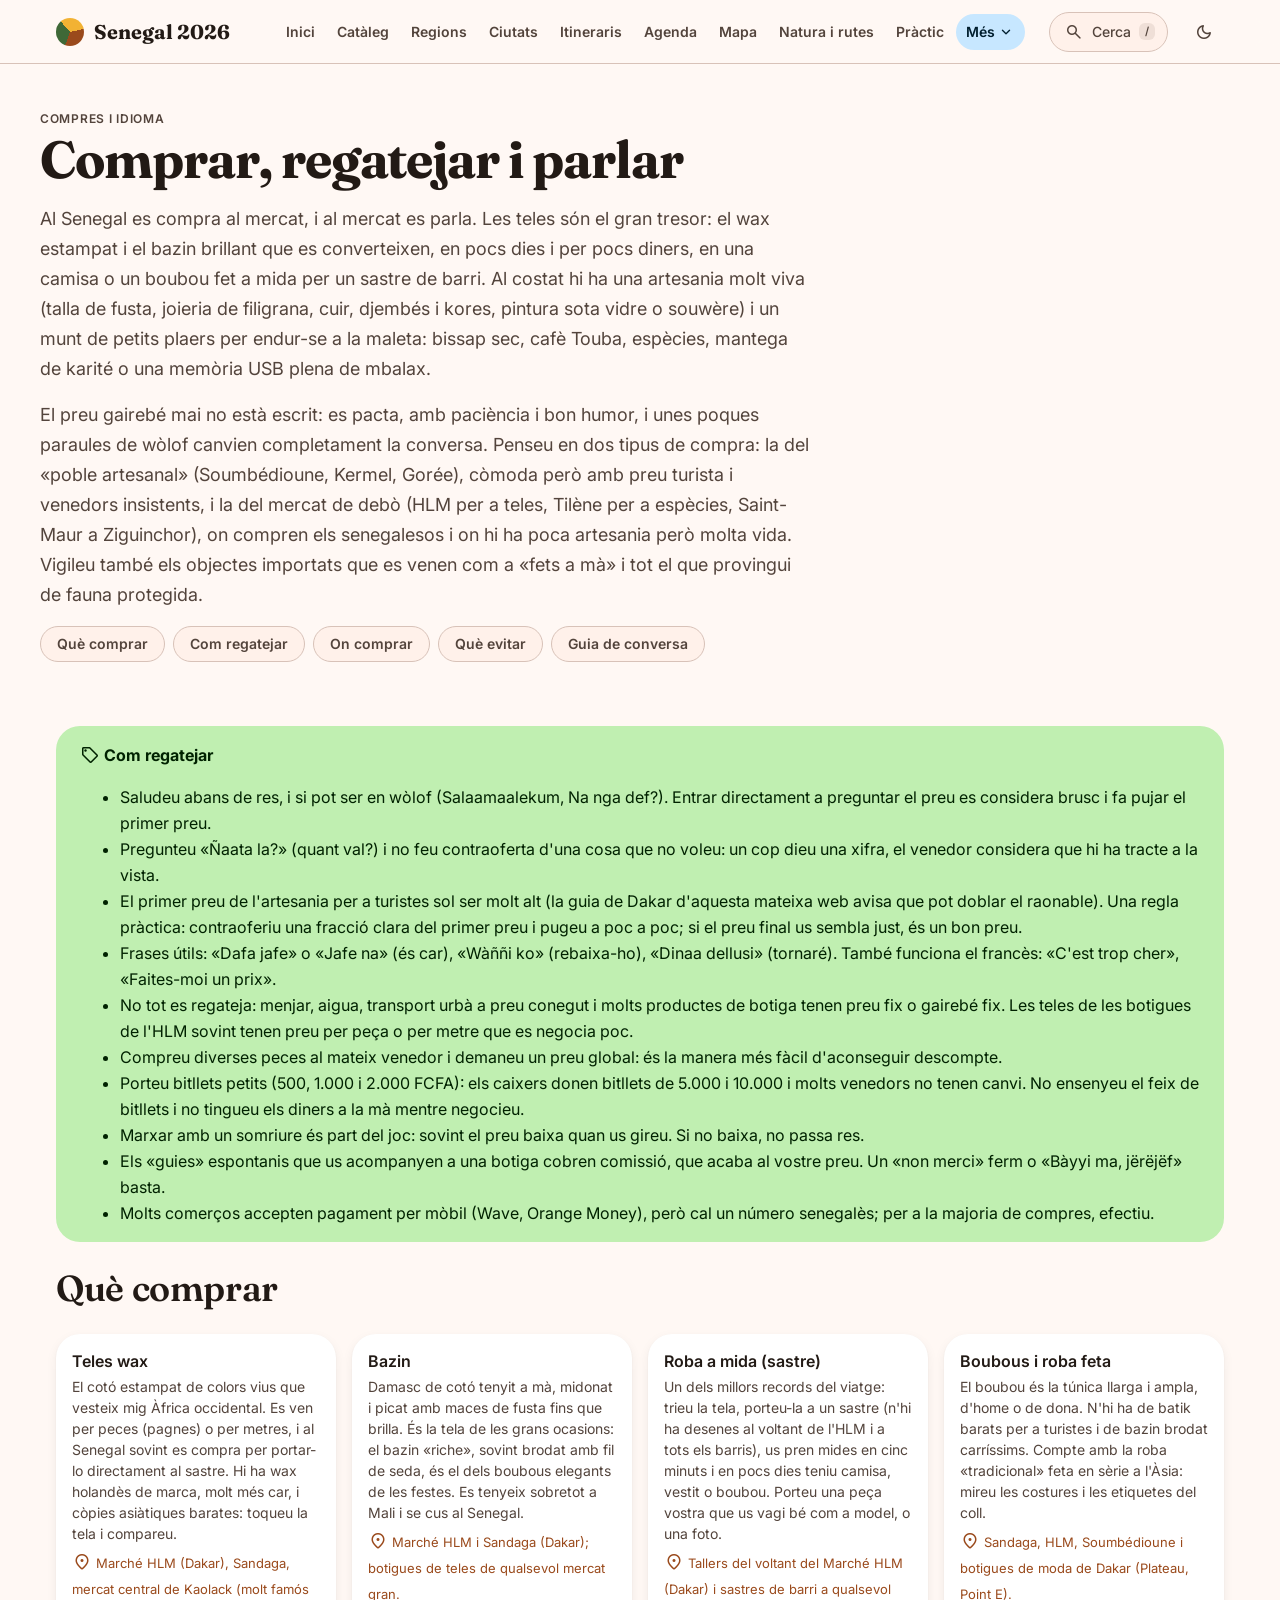
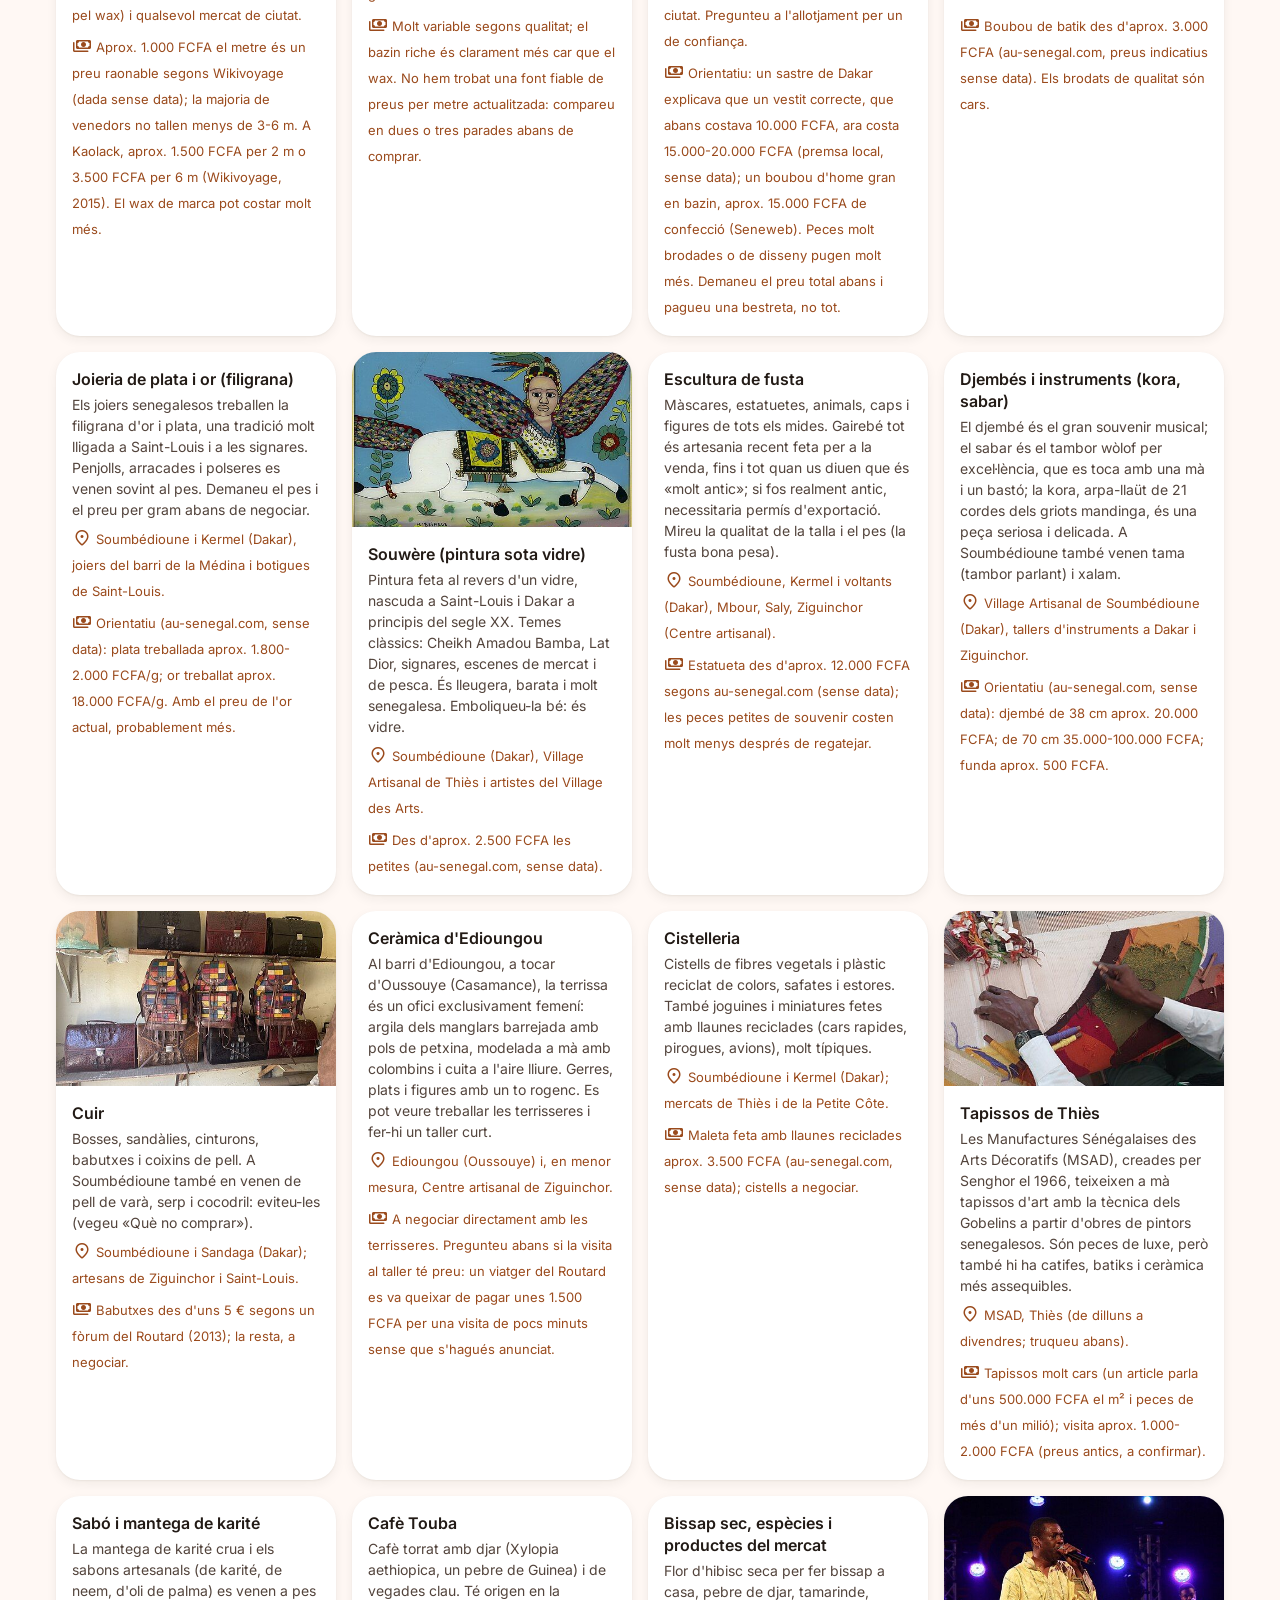
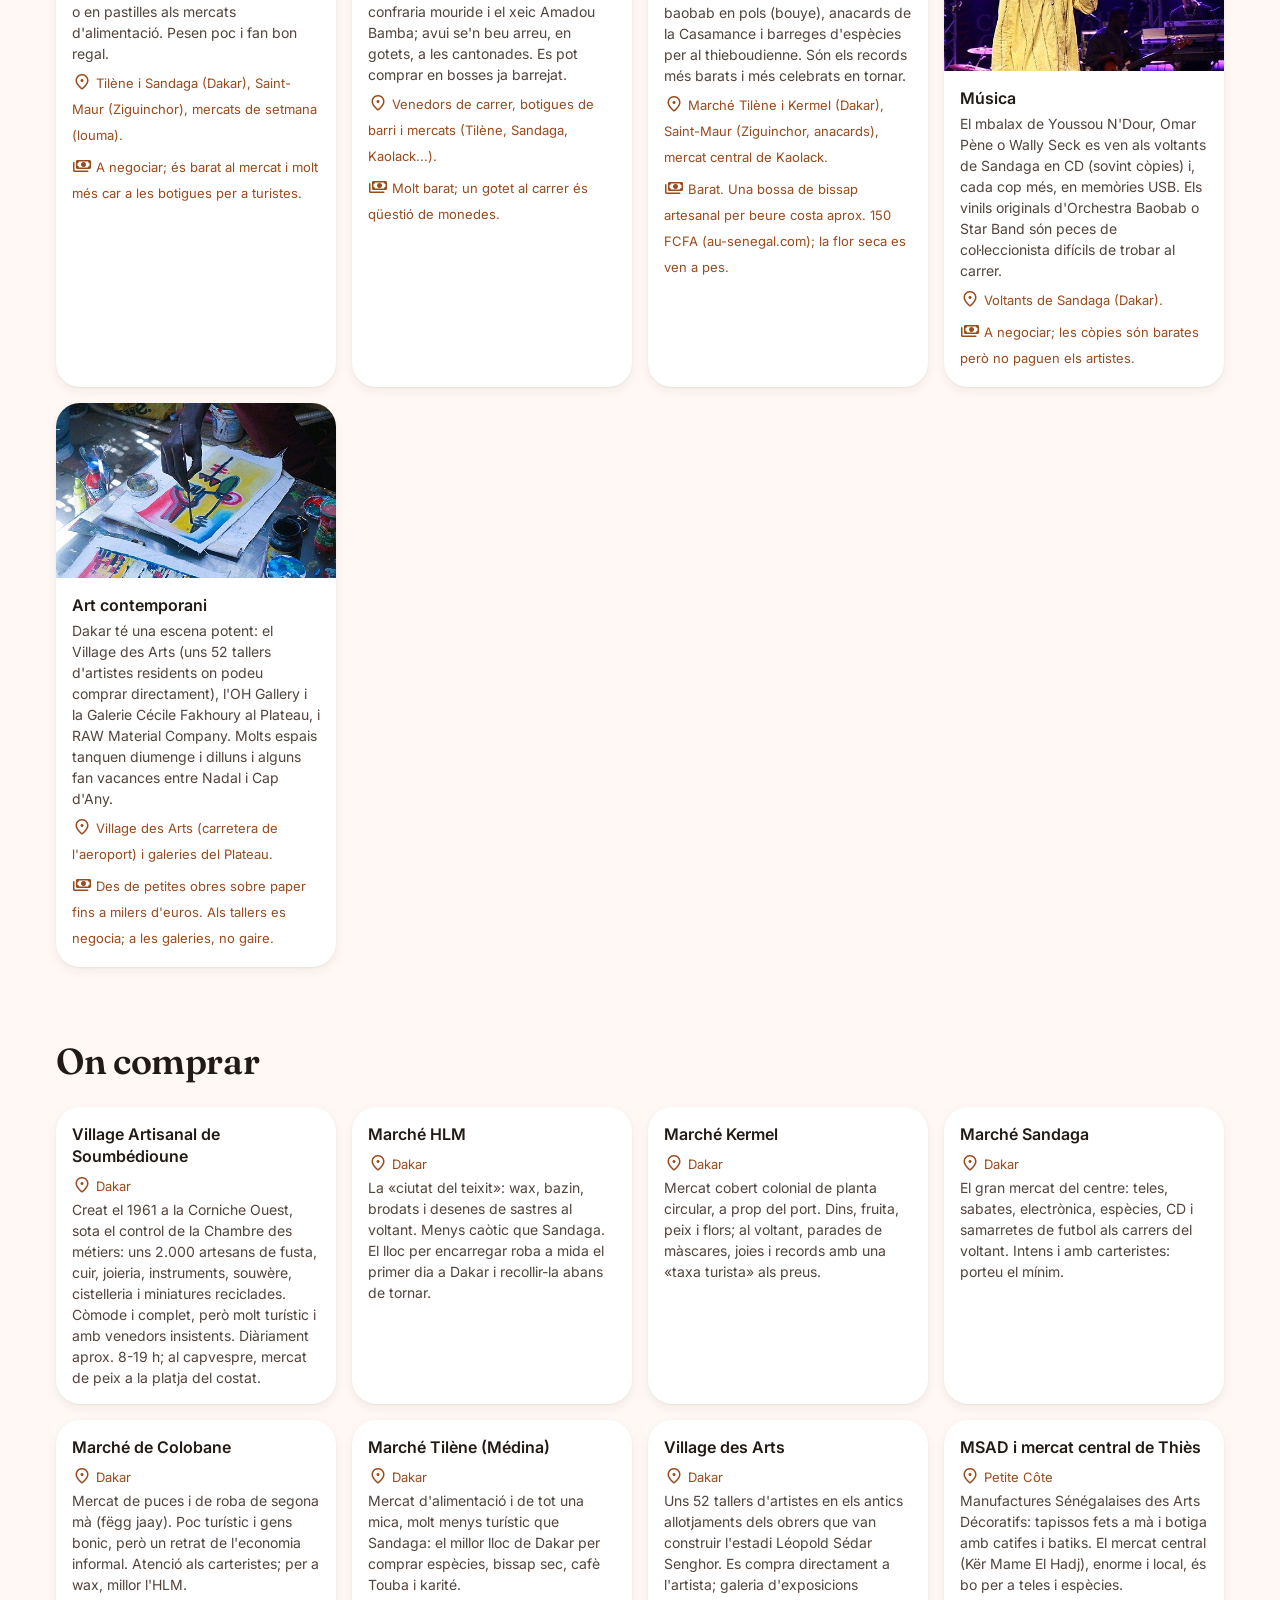
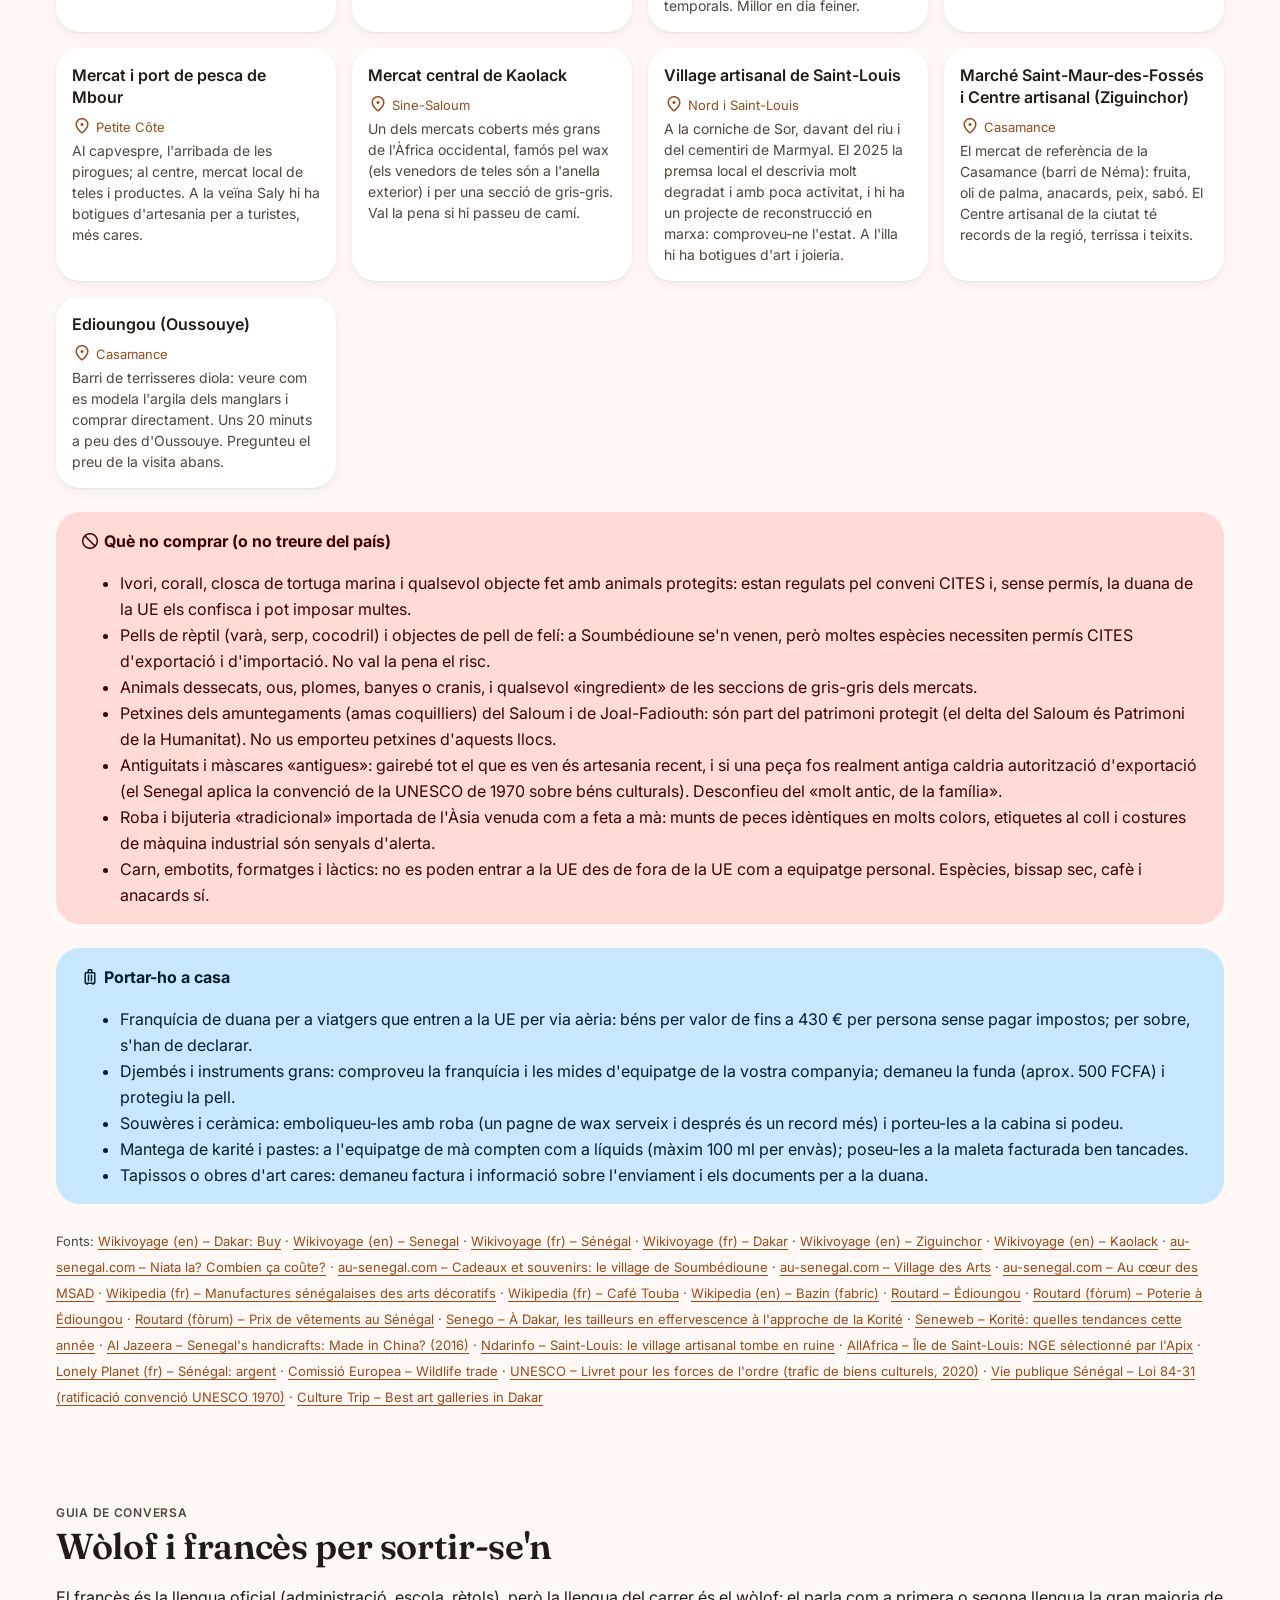
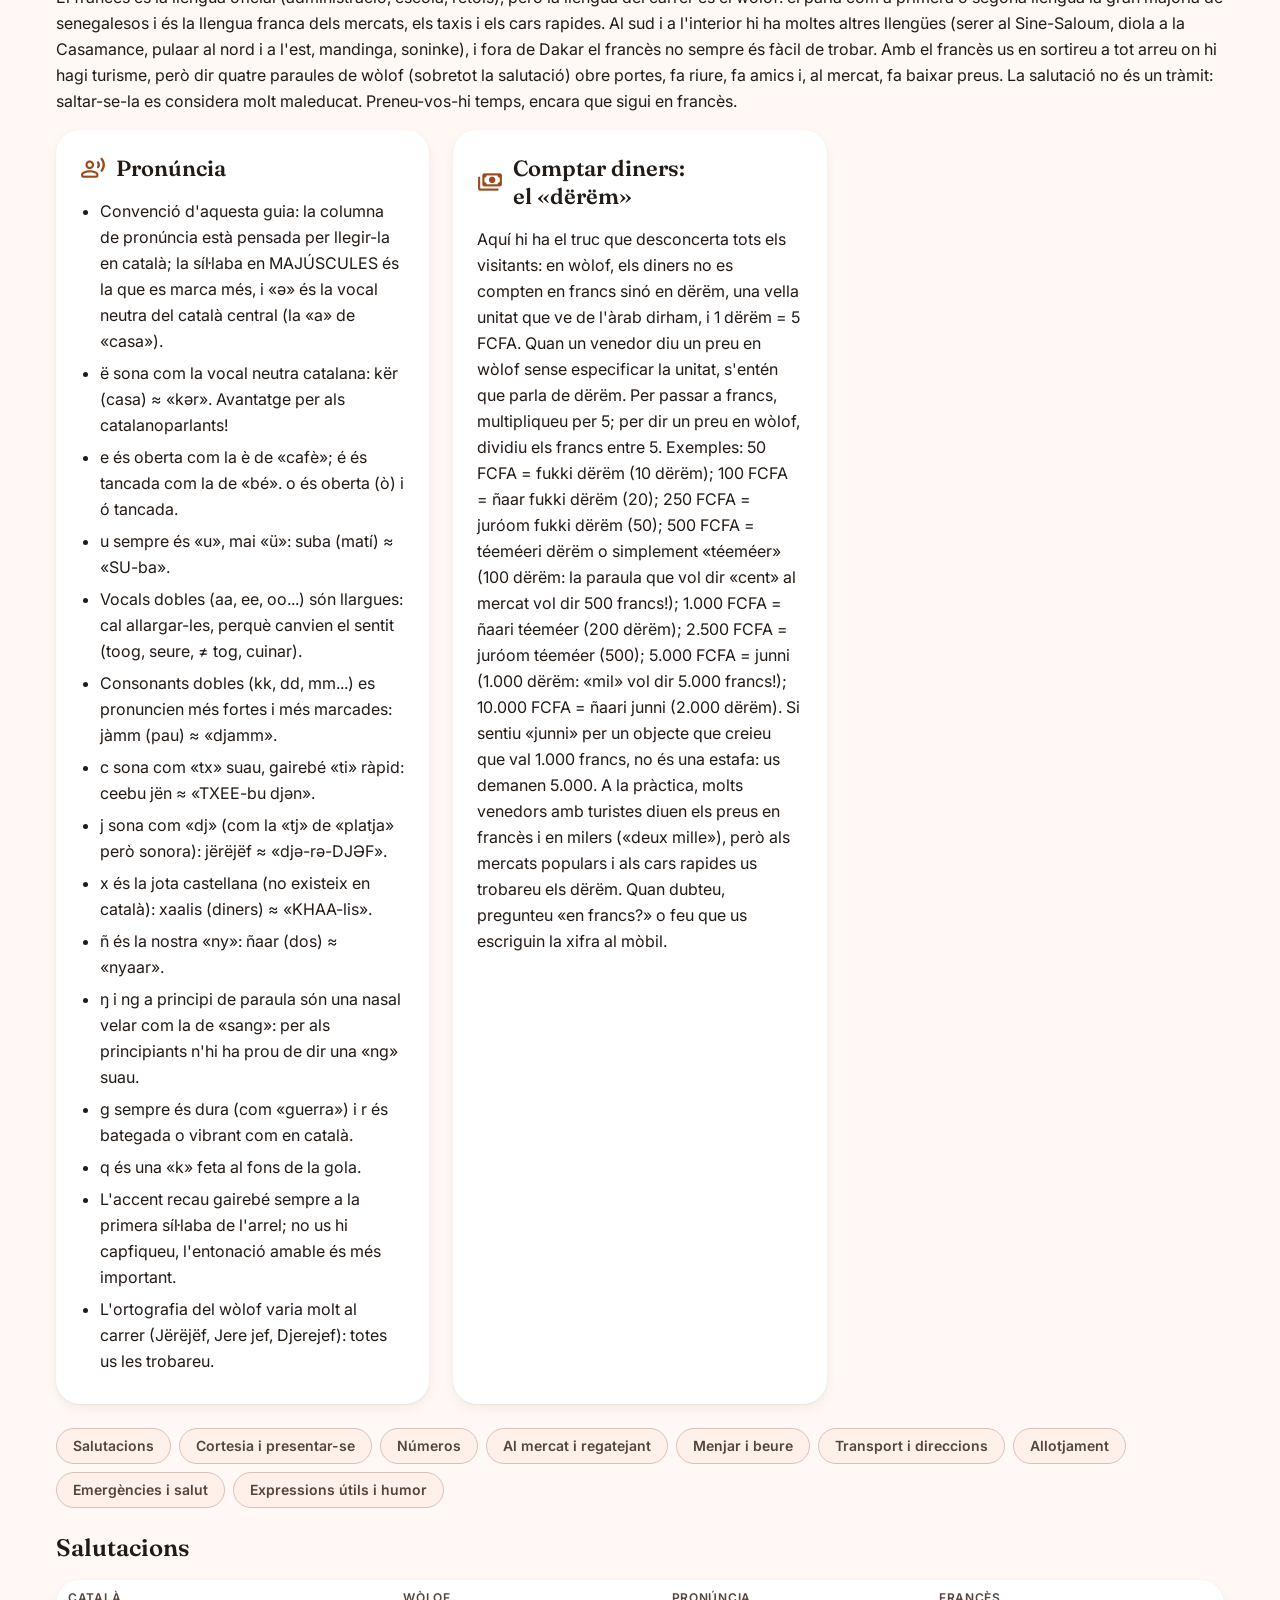
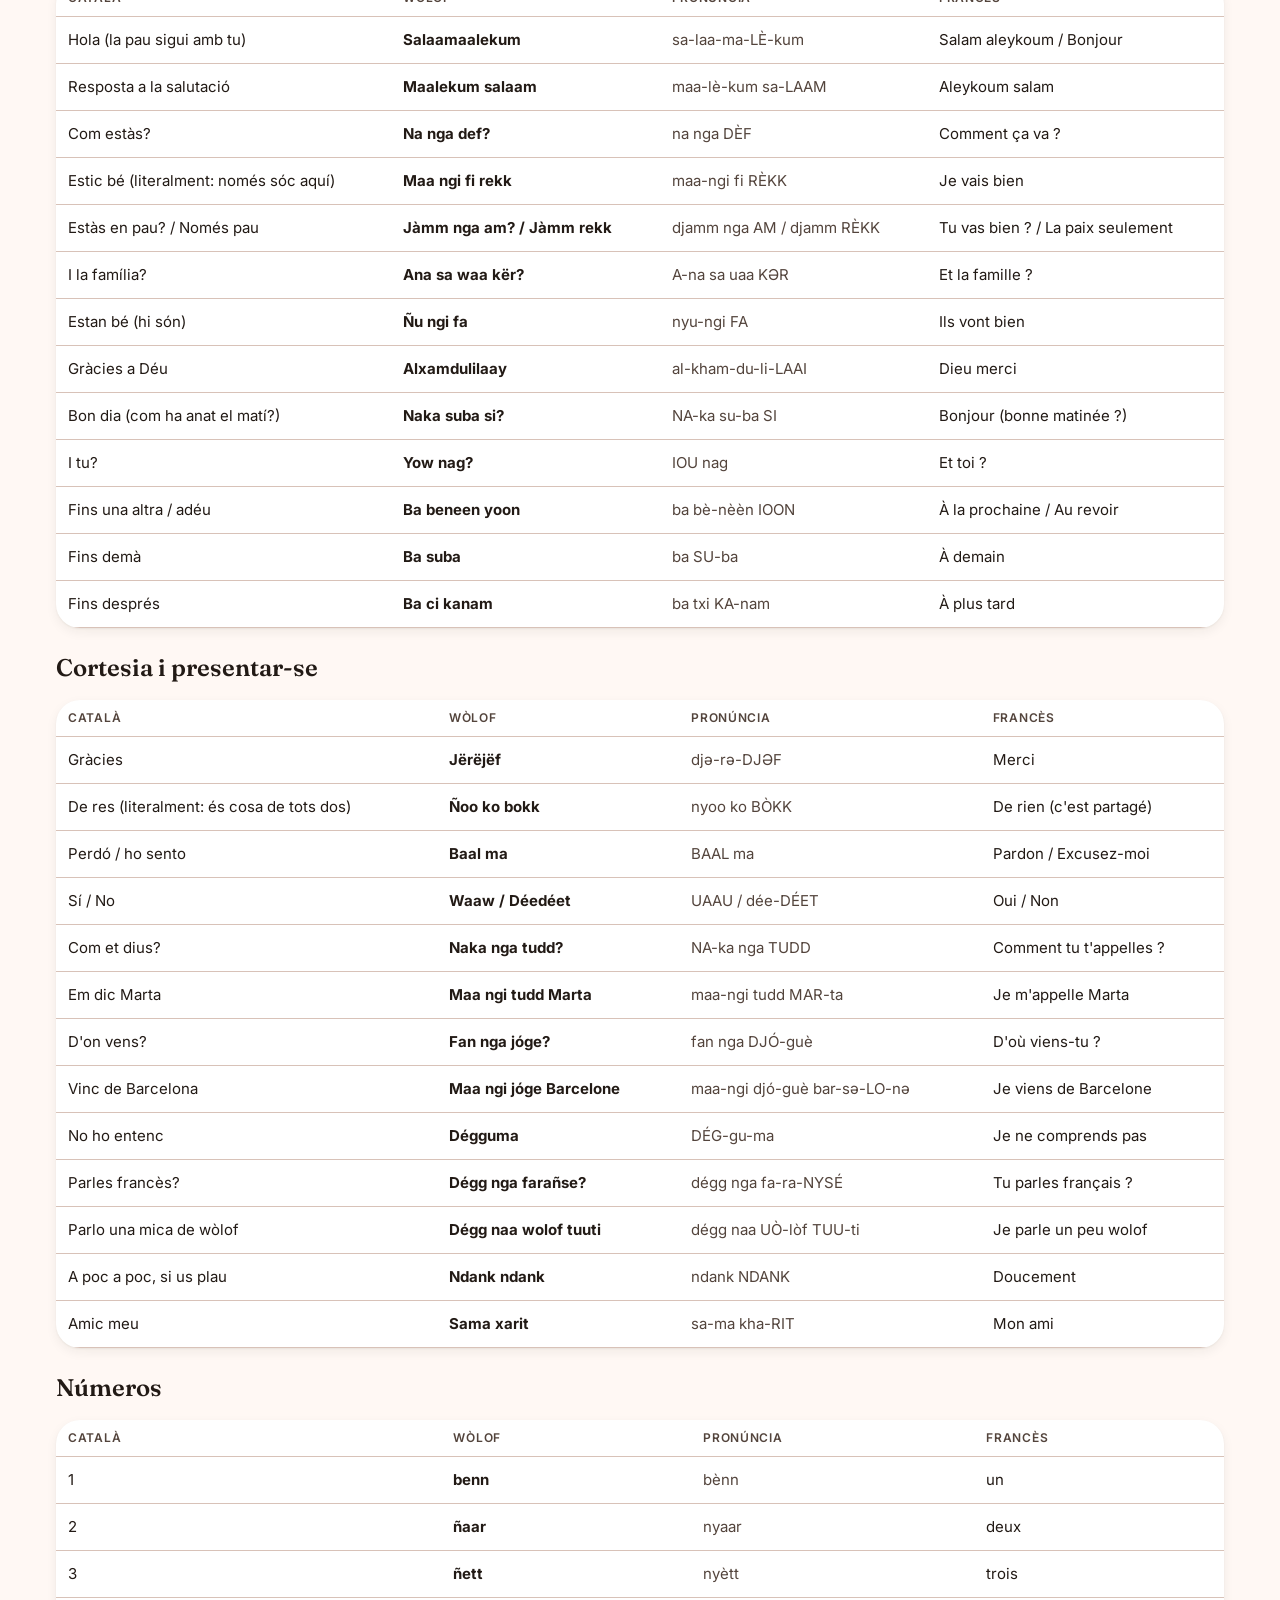
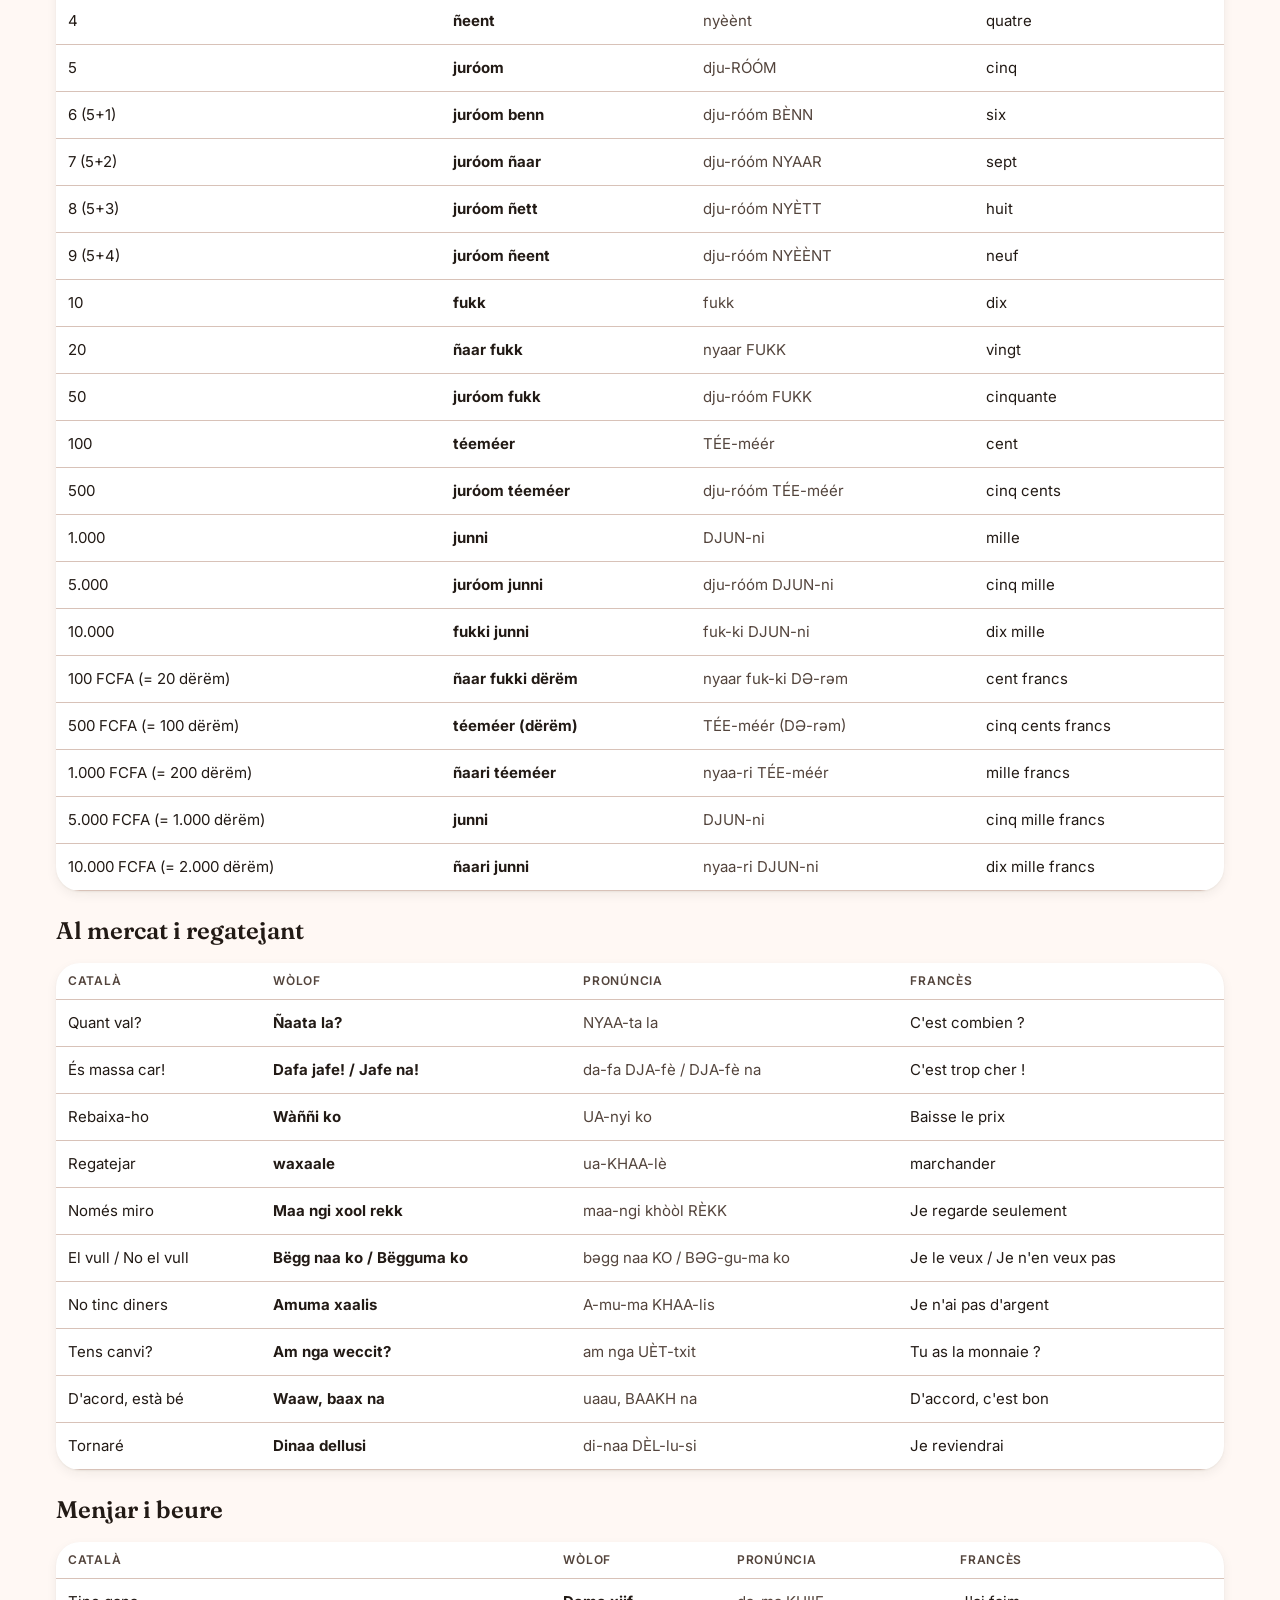
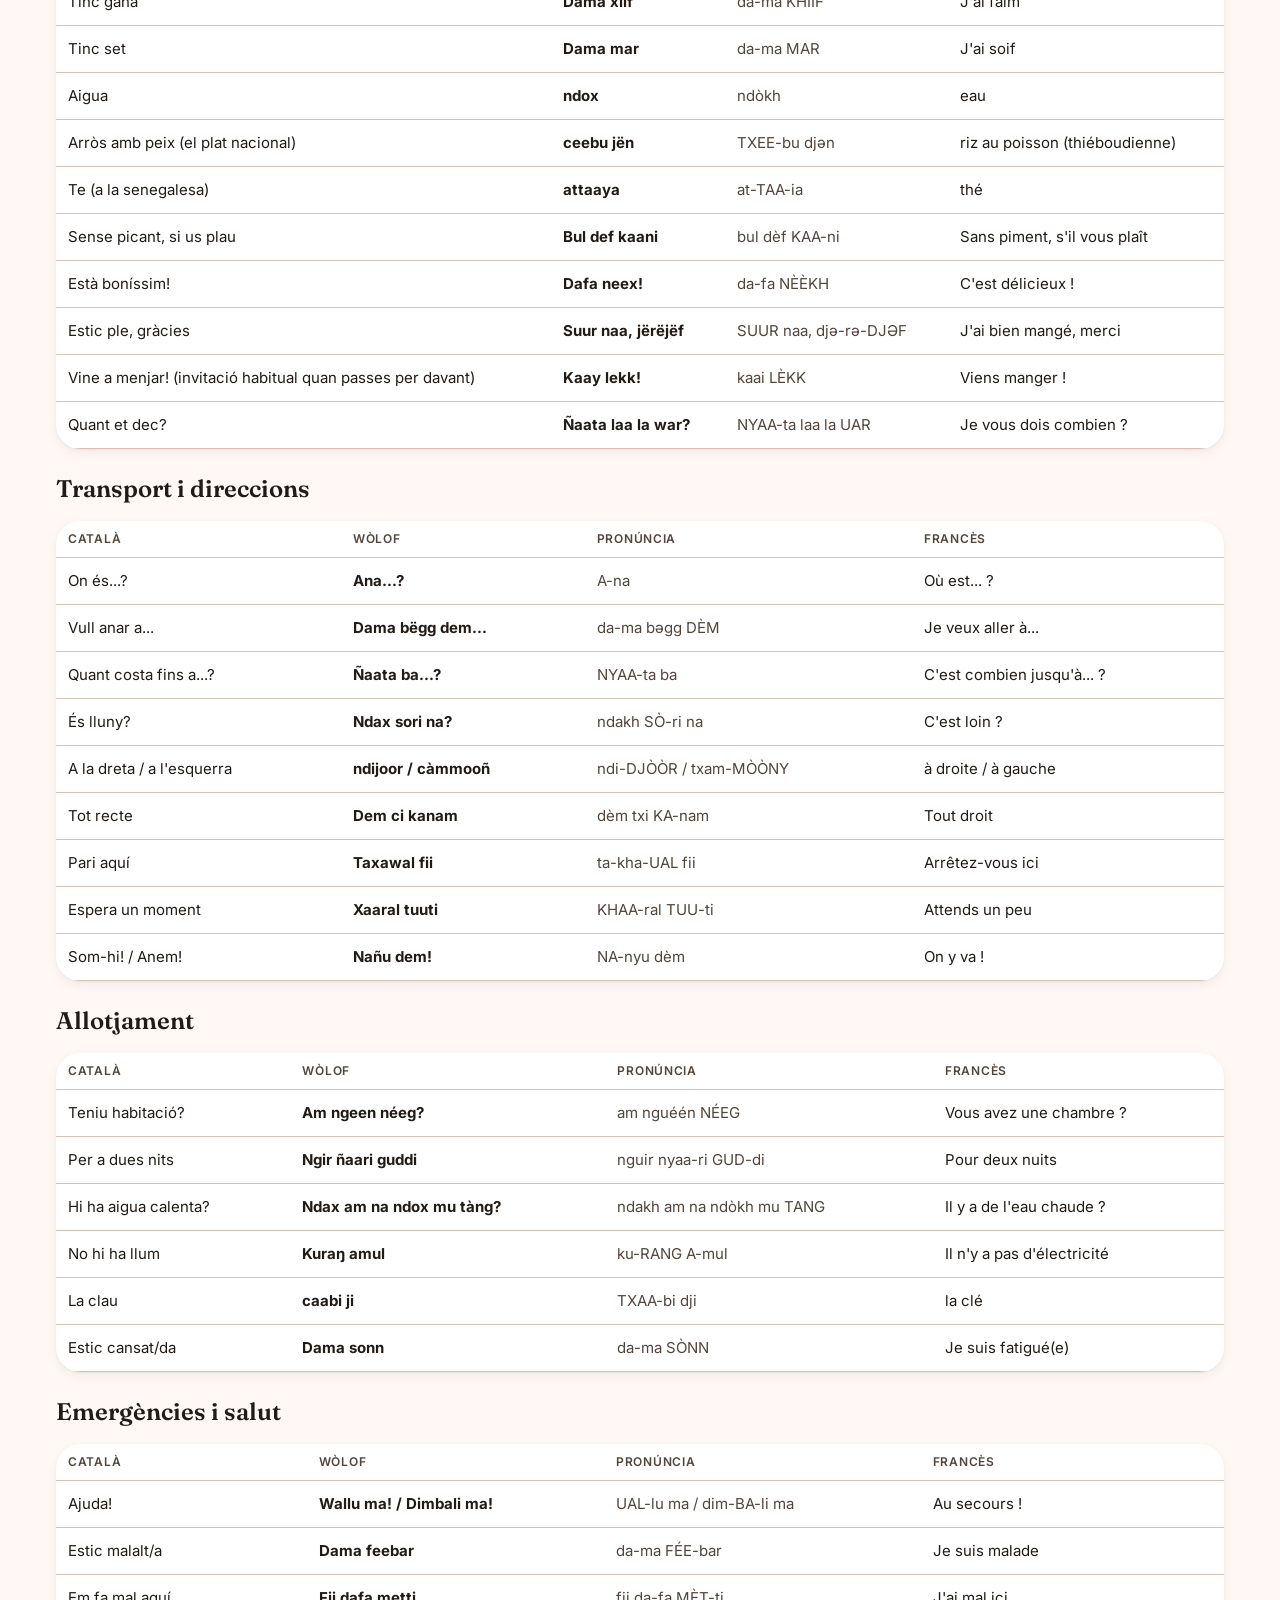
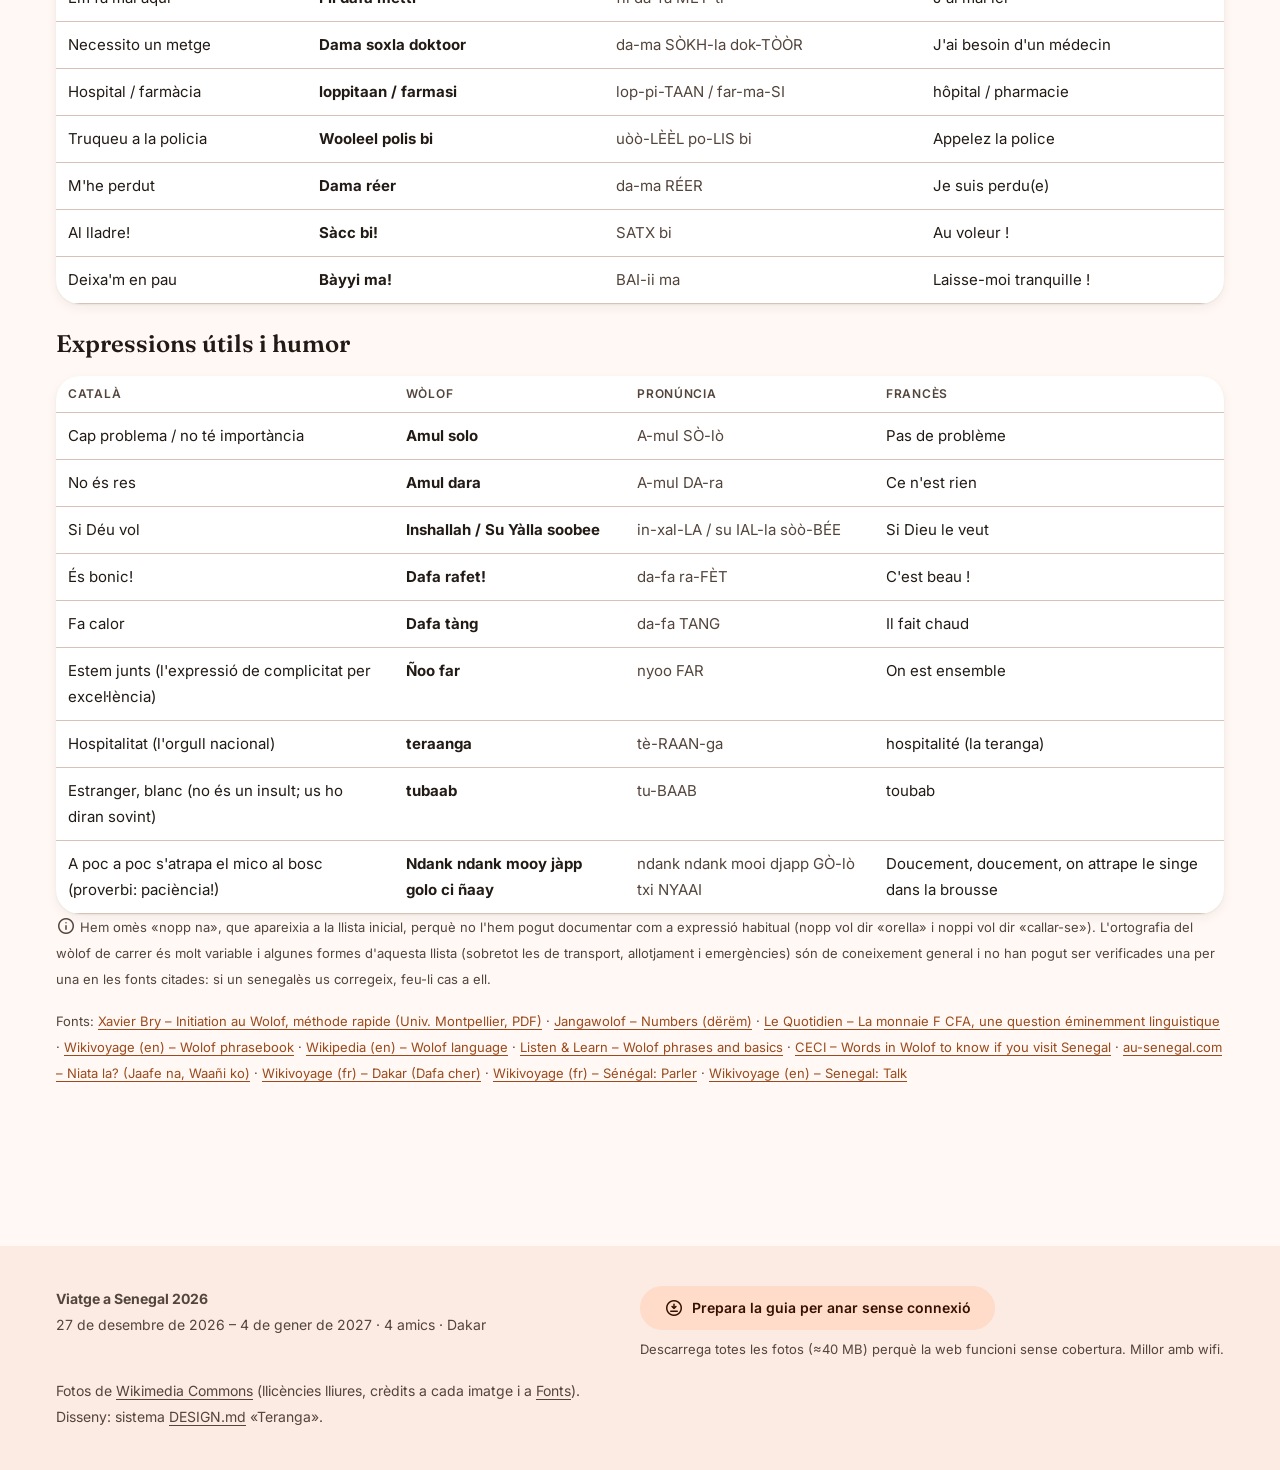
<file: compres.html>
<!doctype html>
<html lang="ca">
<head>
<meta charset="utf-8">
<meta name="viewport" content="width=device-width, initial-scale=1">
<title>Compres i frases · Senegal 2026</title>
<meta name="description" content="Què comprar al Senegal, on i com regatejar, i una guia de conversa en wòlof i francès.">
<meta name="theme-color" content="#9A4A1C">
<link rel="manifest" href="manifest.webmanifest">
<link rel="apple-touch-icon" href="assets/img/icon.png">
<meta name="apple-mobile-web-app-capable" content="yes">
<link rel="icon" href="data:image/svg+xml,<svg xmlns='http://www.w3.org/2000/svg' viewBox='0 0 100 100'><text y='.9em' font-size='90'>🌴</text></svg>">
<link rel="preconnect" href="https://fonts.googleapis.com">
<link rel="preconnect" href="https://fonts.gstatic.com" crossorigin>
<link href="https://fonts.googleapis.com/css2?family=Fraunces:opsz,wght@9..144,600;9..144,700&family=Inter:wght@400;500;600;700&display=swap" rel="stylesheet">
<link href="https://fonts.googleapis.com/css2?family=Material+Symbols+Rounded:opsz,wght,FILL,GRAD@20..48,400,0..1,0&display=block" rel="stylesheet">
<link rel="stylesheet" href="assets/css/style.css">
</head>
<body data-page="compres">
<main>

<div class="container page-hero">
  <span class="label">Compres i idioma</span>
  <h1>Comprar, regatejar i parlar</h1>
  <div id="c-intro"></div>
  <div class="toc"><a class="chip" href="#objectes">Què comprar</a><a class="chip" href="#regatejar">Com regatejar</a><a class="chip" href="#llocs">On comprar</a><a class="chip" href="#evitar">Què evitar</a><a class="chip" href="#idioma">Guia de conversa</a></div>
</div>
<div class="container">
  <section id="regatejar" style="scroll-margin-top:80px"><div class="callout green"><strong><span class="msym">sell</span> Com regatejar</strong><ul id="regatejar-list"></ul></div></section>
  <section id="objectes" style="scroll-margin-top:80px"><h2>Què comprar</h2><div class="items" id="objectes-grid"></div></section>
  <section class="section" id="llocs" style="scroll-margin-top:80px;padding-bottom:0"><h2>On comprar</h2><div class="items" id="llocs-list"></div></section>
  <section id="evitar" style="scroll-margin-top:80px"><div class="callout warn"><strong><span class="msym">block</span> Què no comprar (o no treure del país)</strong><ul id="evitar-list"></ul></div></section>
  <div id="c-src"></div>
  <section class="section" id="idioma" style="scroll-margin-top:80px">
    <span class="label">Guia de conversa</span>
    <h2>Wòlof i francès per sortir-se'n</h2>
    <div id="l-intro"></div>
    <div class="info-grid">
      <article class="info"><h3><span class="msym">record_voice_over</span> Pronúncia</h3><ul id="pron-list"></ul></article>
      <article class="info"><h3><span class="msym">payments</span> Comptar diners: el «dërëm»</h3><p id="derem"></p></article>
    </div>
    <div class="toc" id="sit-toc" style="margin-top:var(--s-lg)"></div>
    <div id="situacions"></div>
    <div id="l-src"></div>
  </section>
</div>
</main>
<script src="assets/js/app.js"></script>
</body>
</html>
</file>
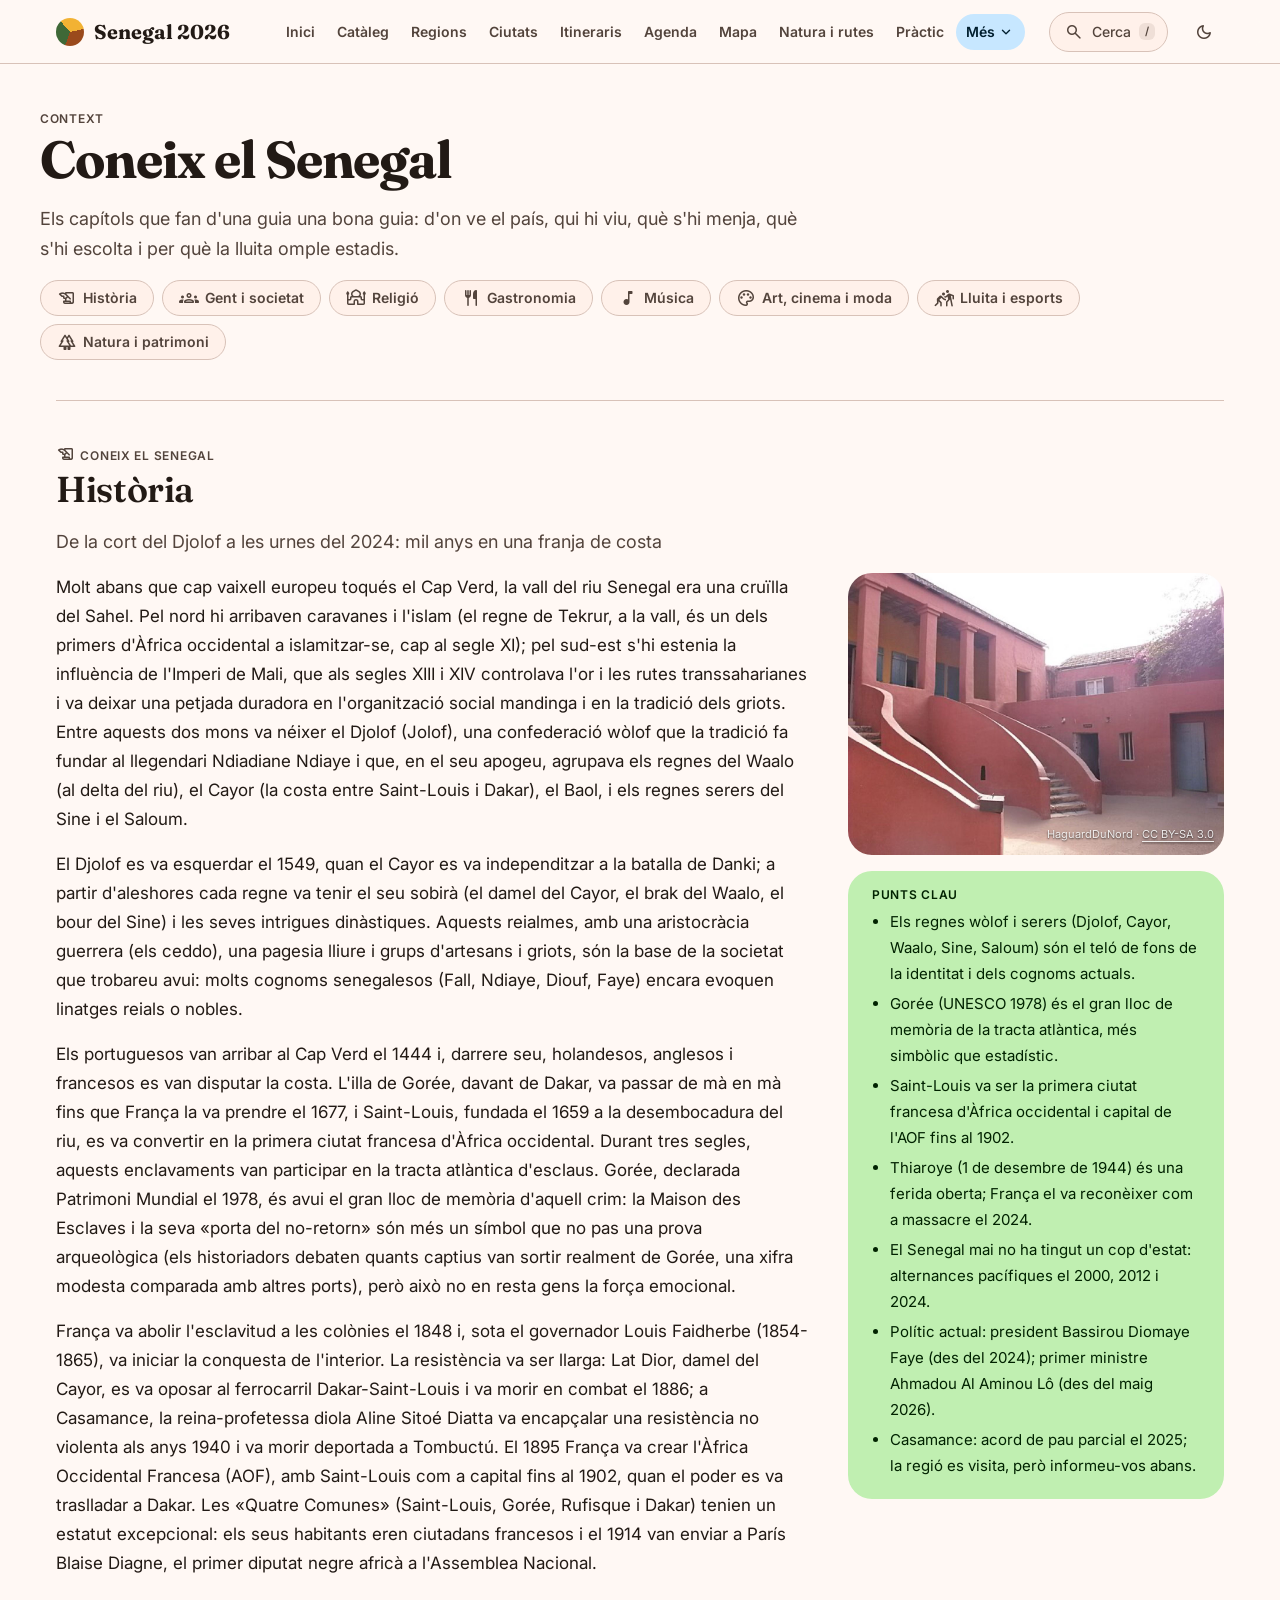
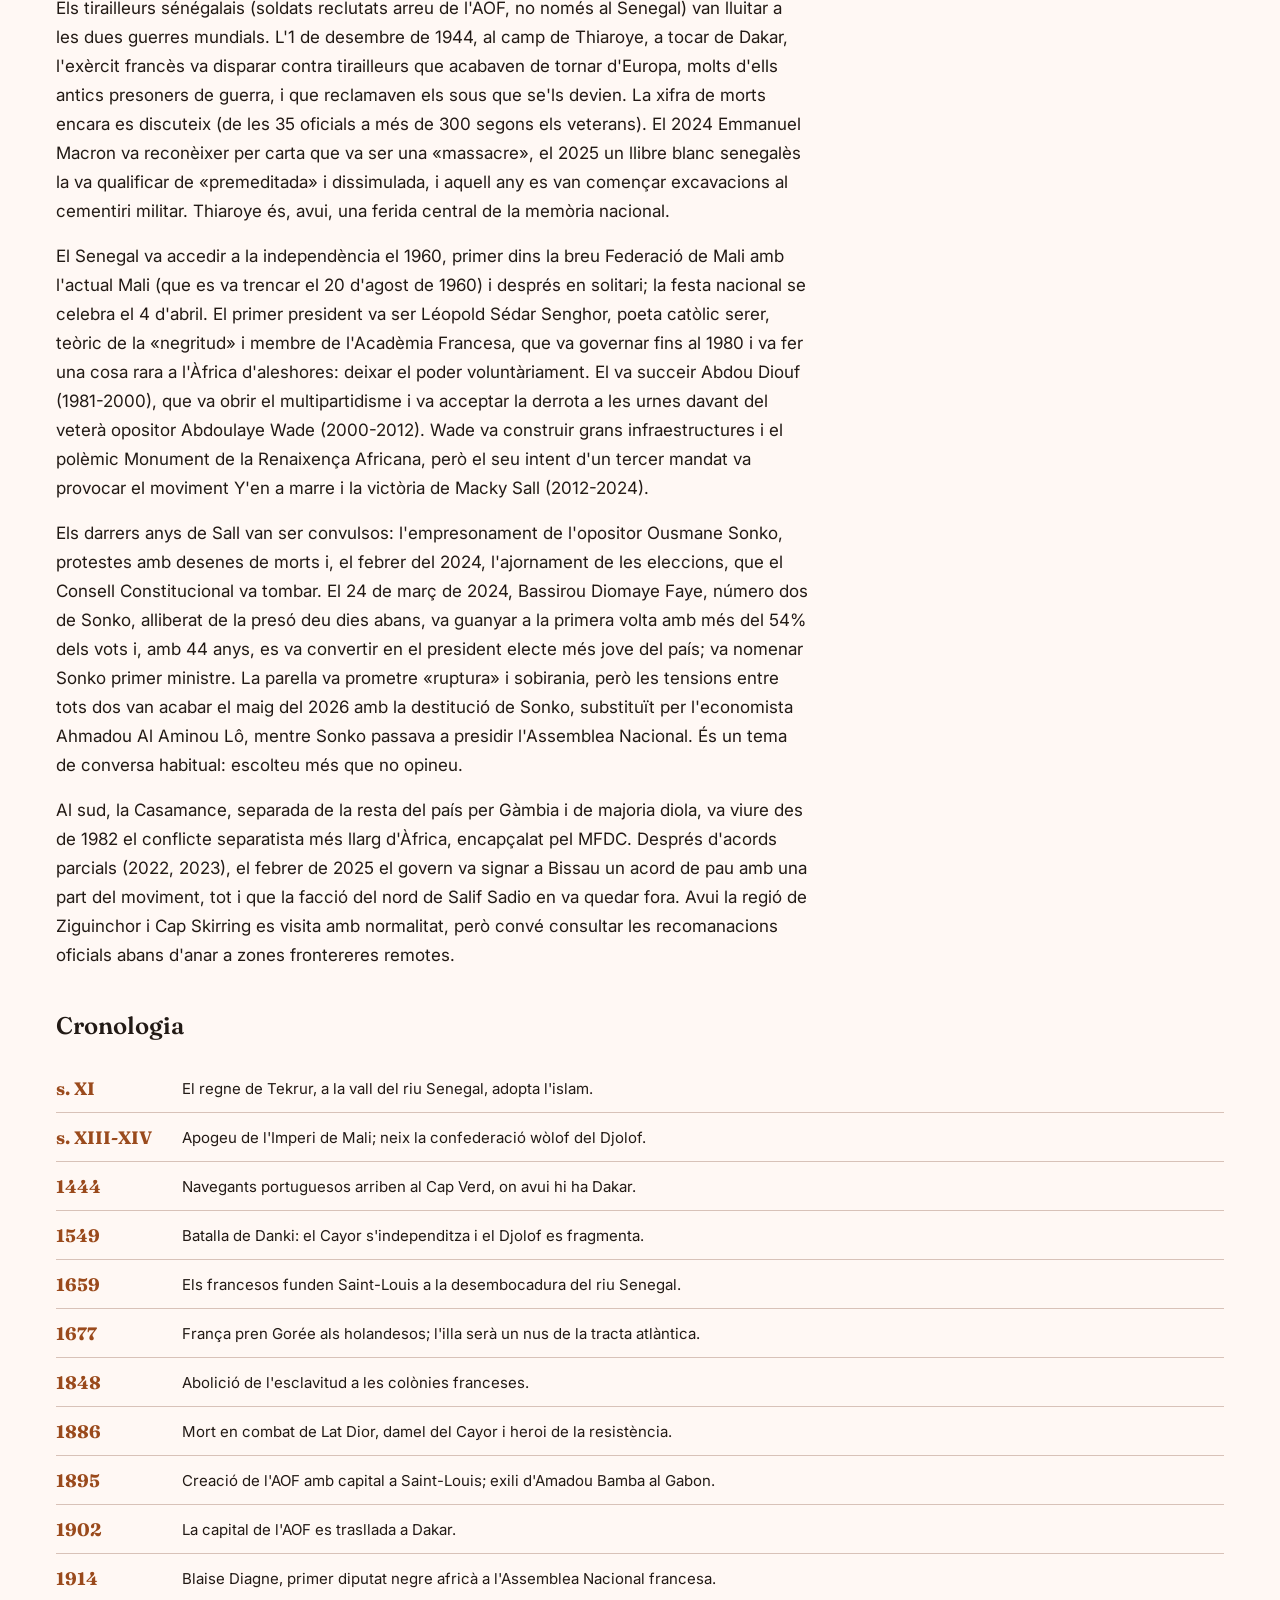
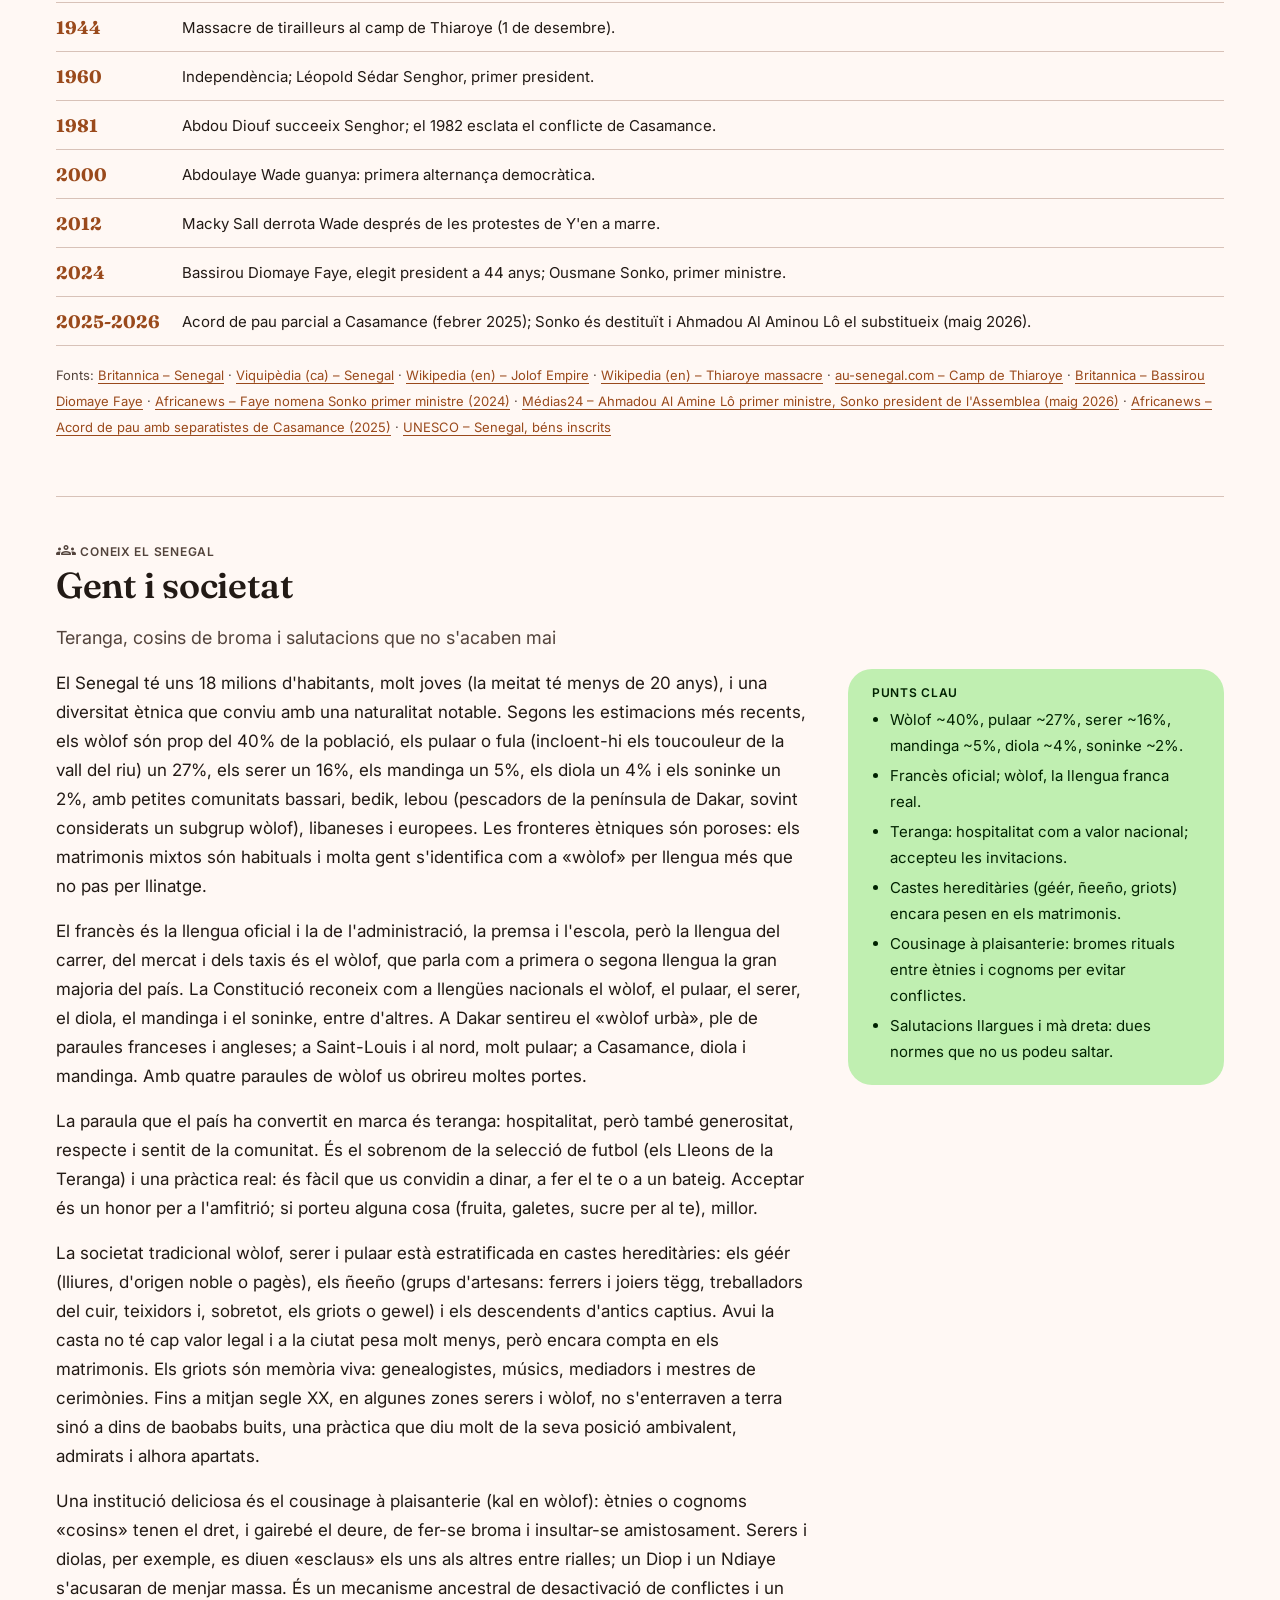
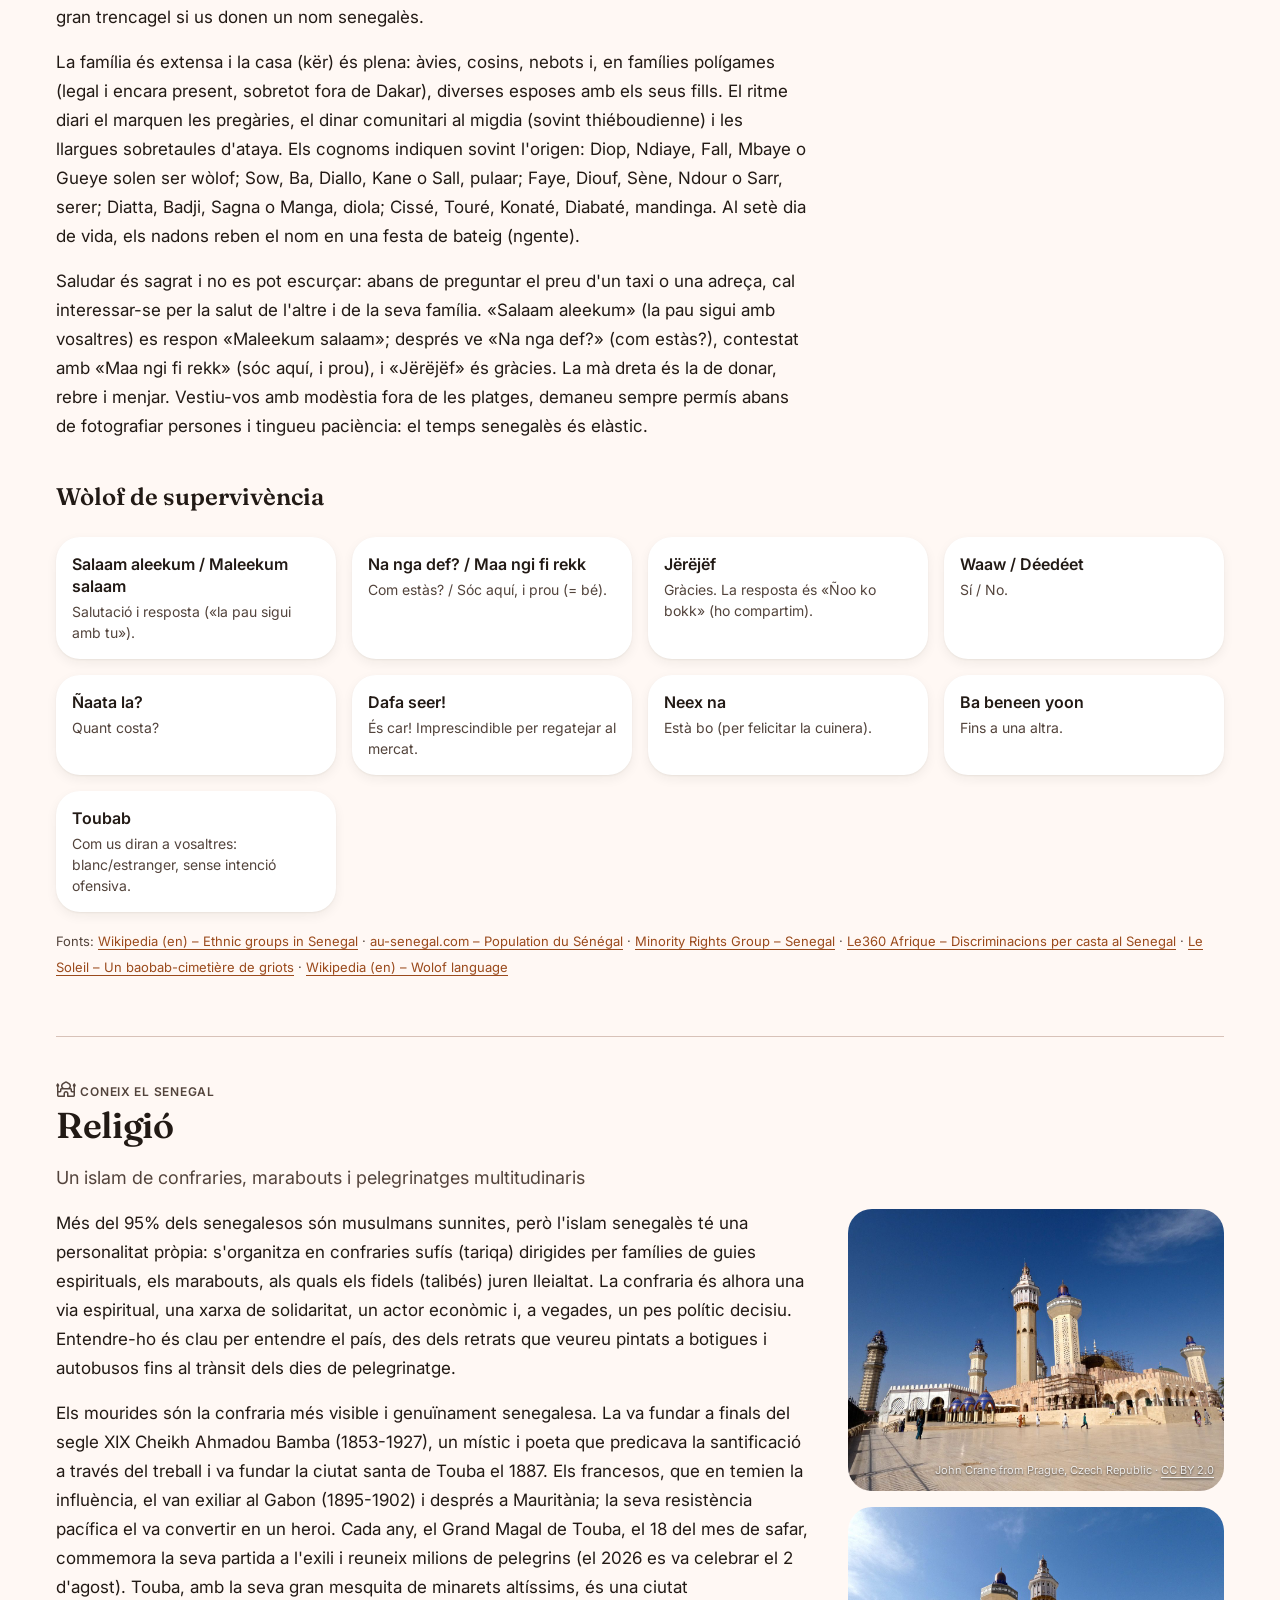
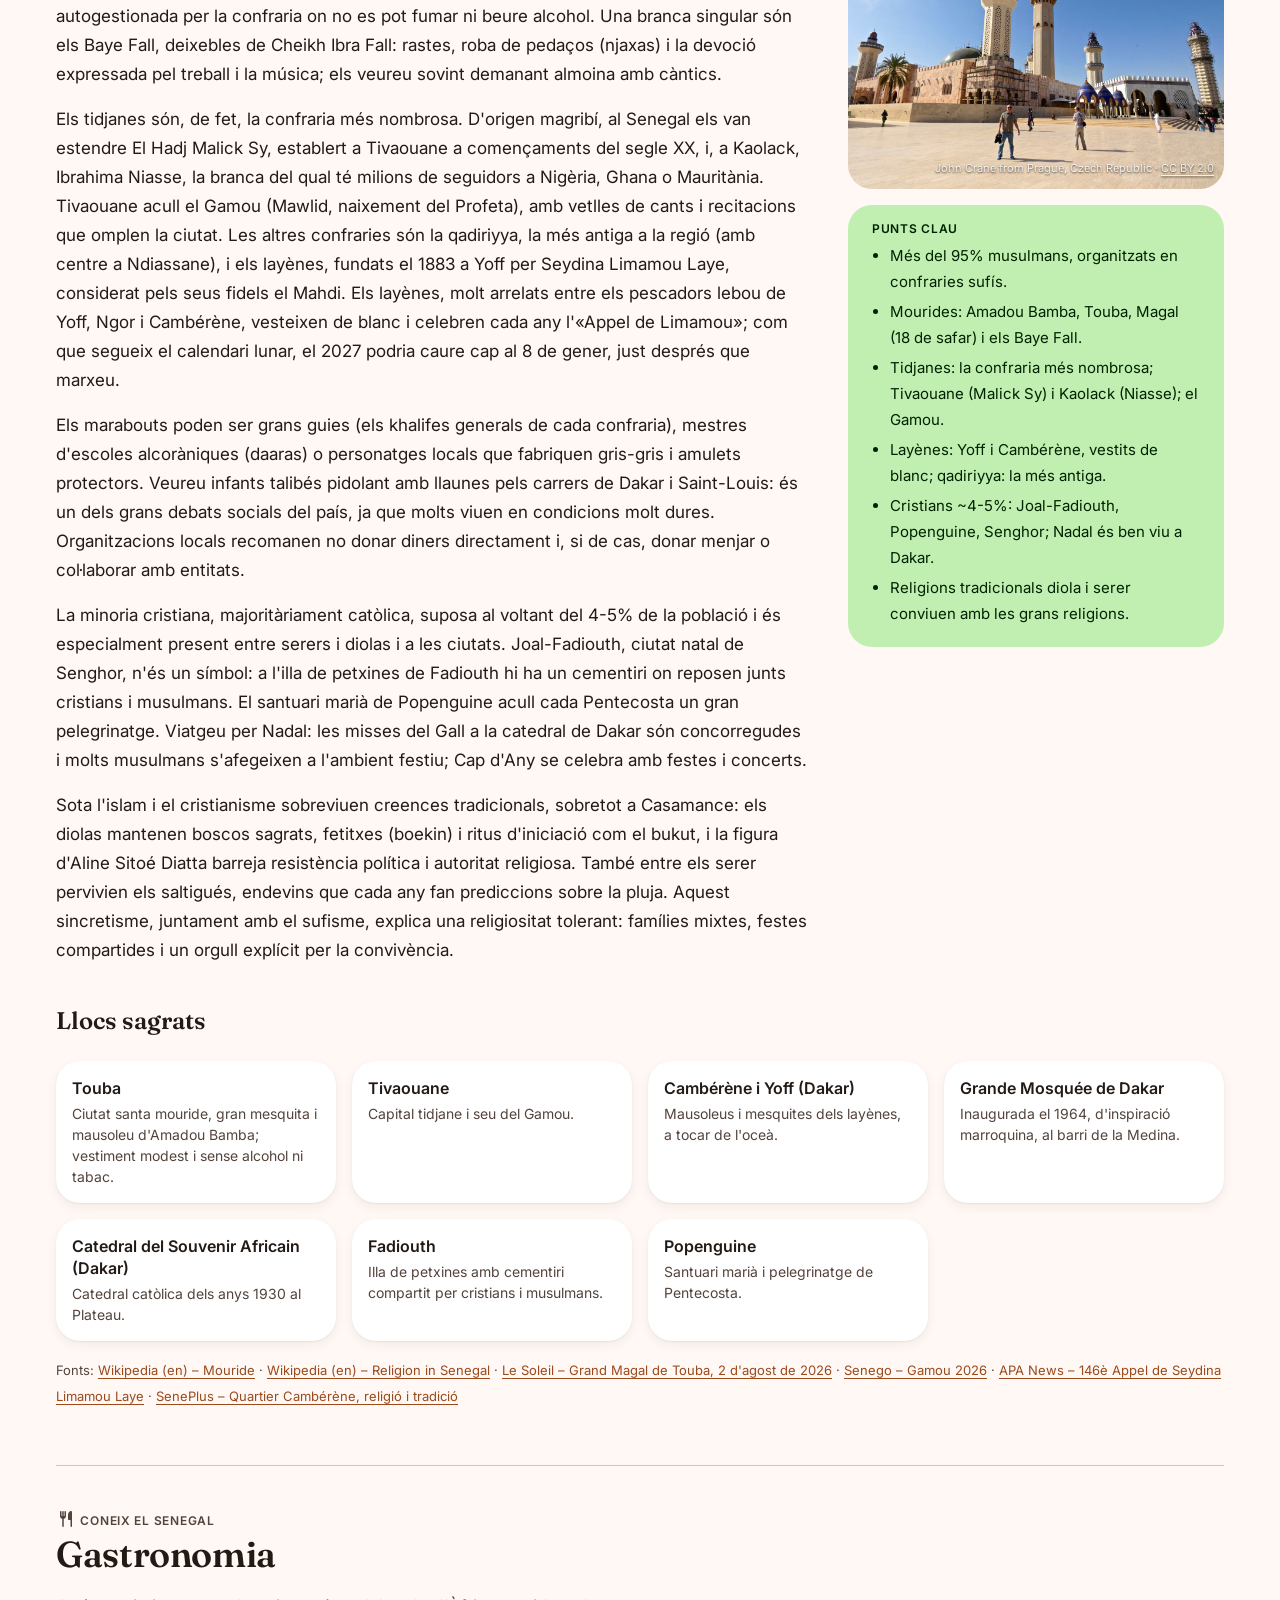
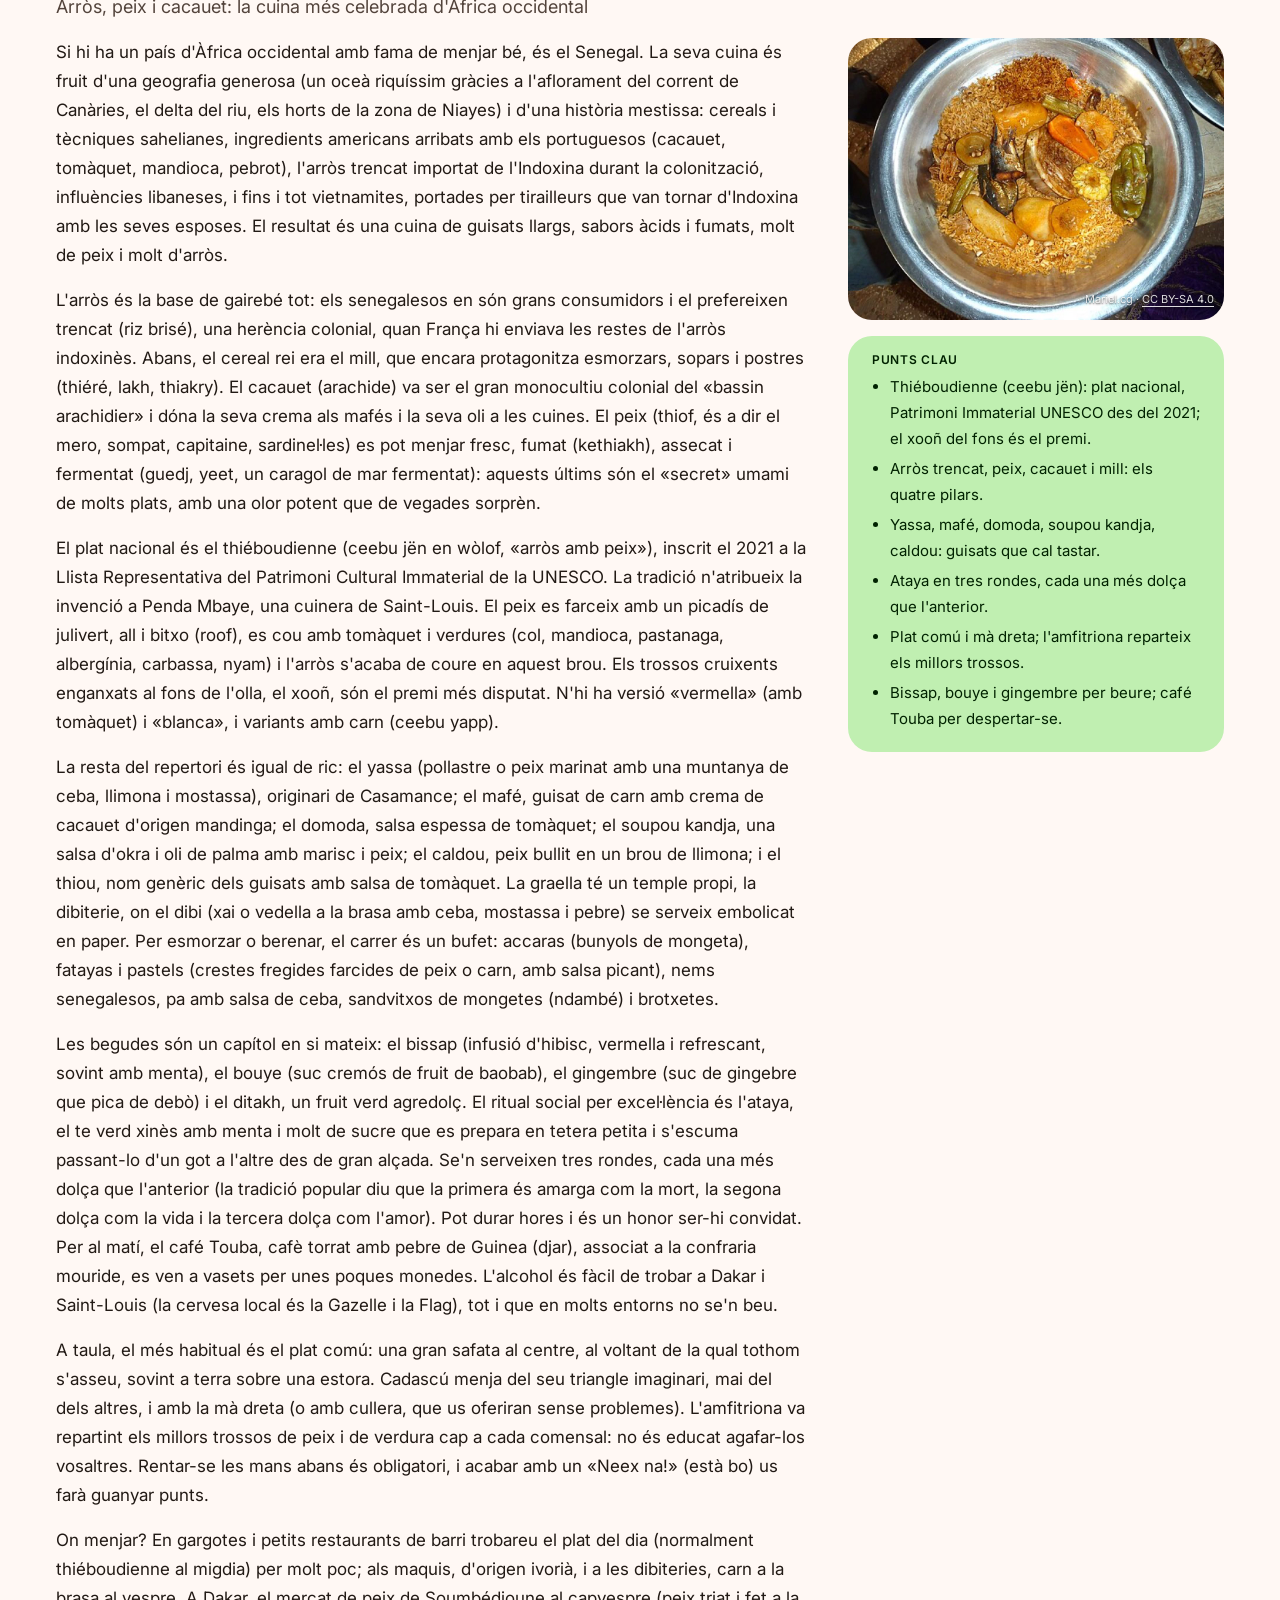
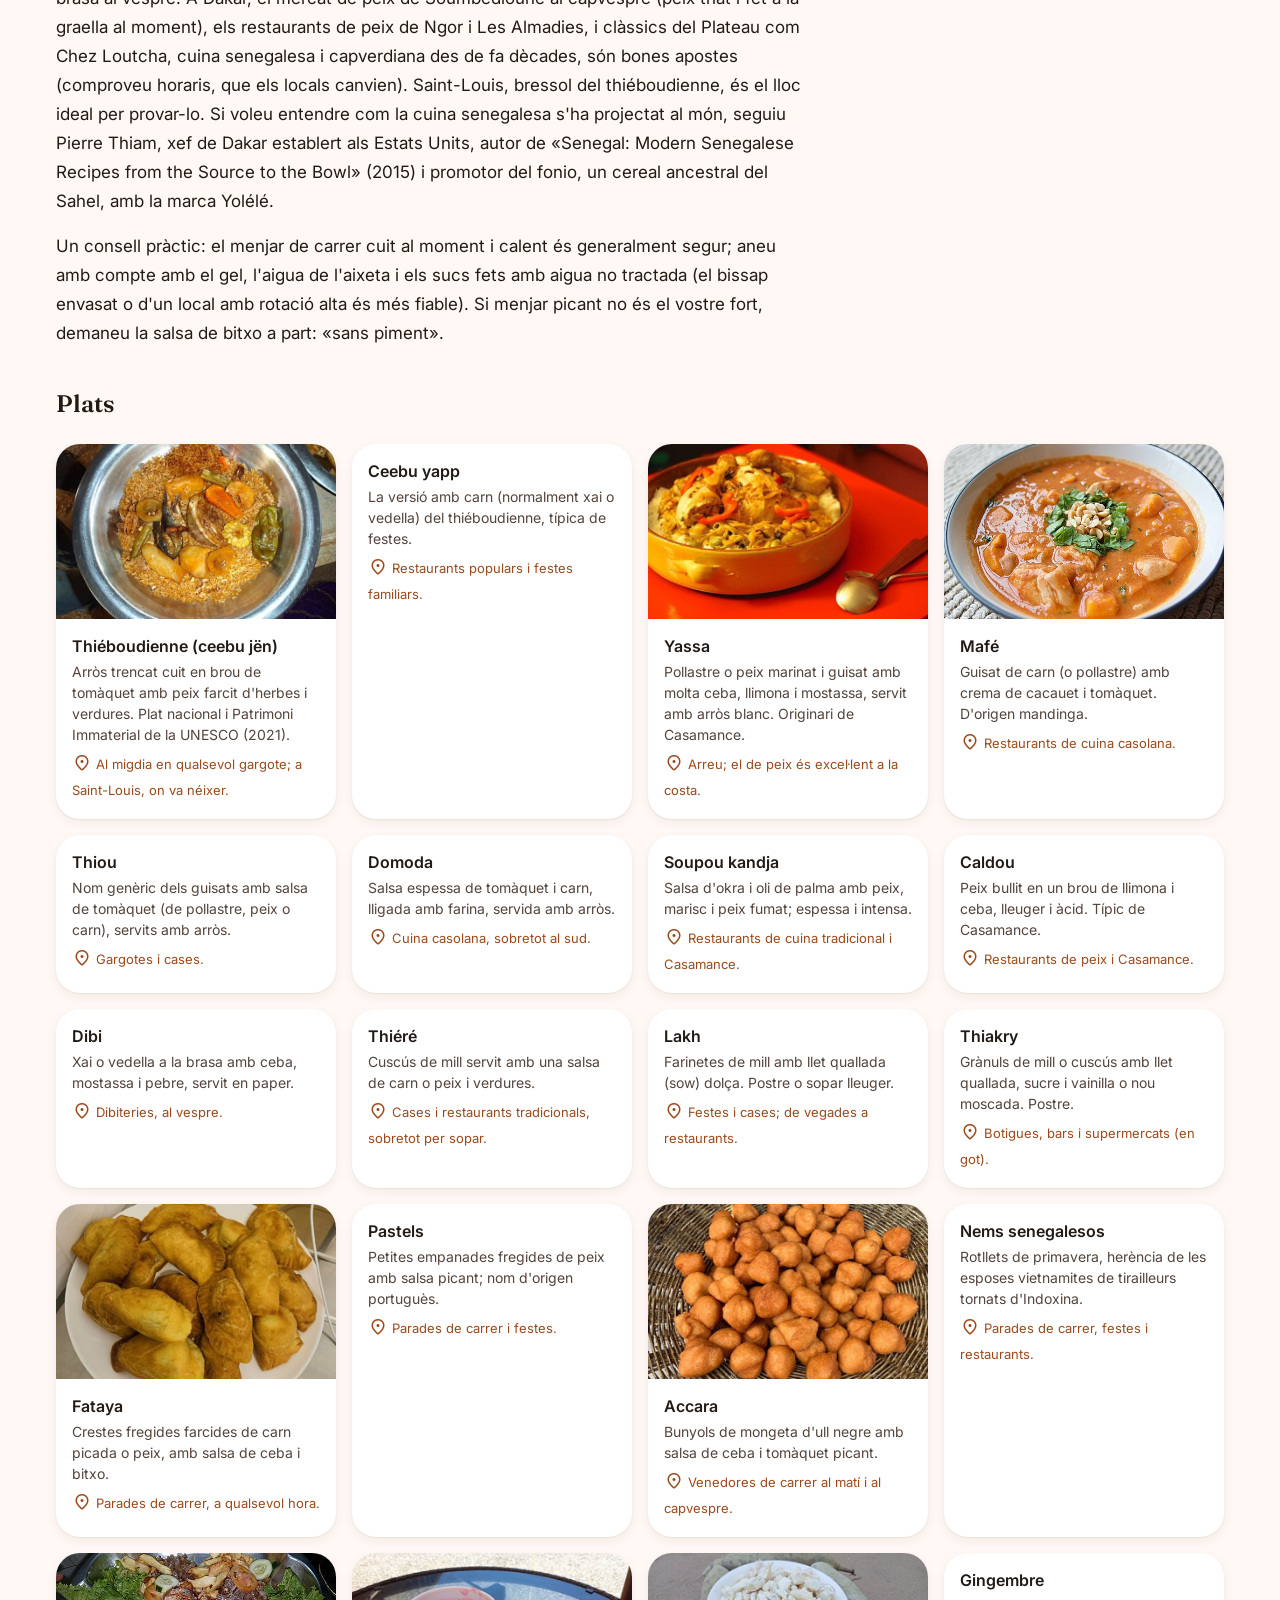
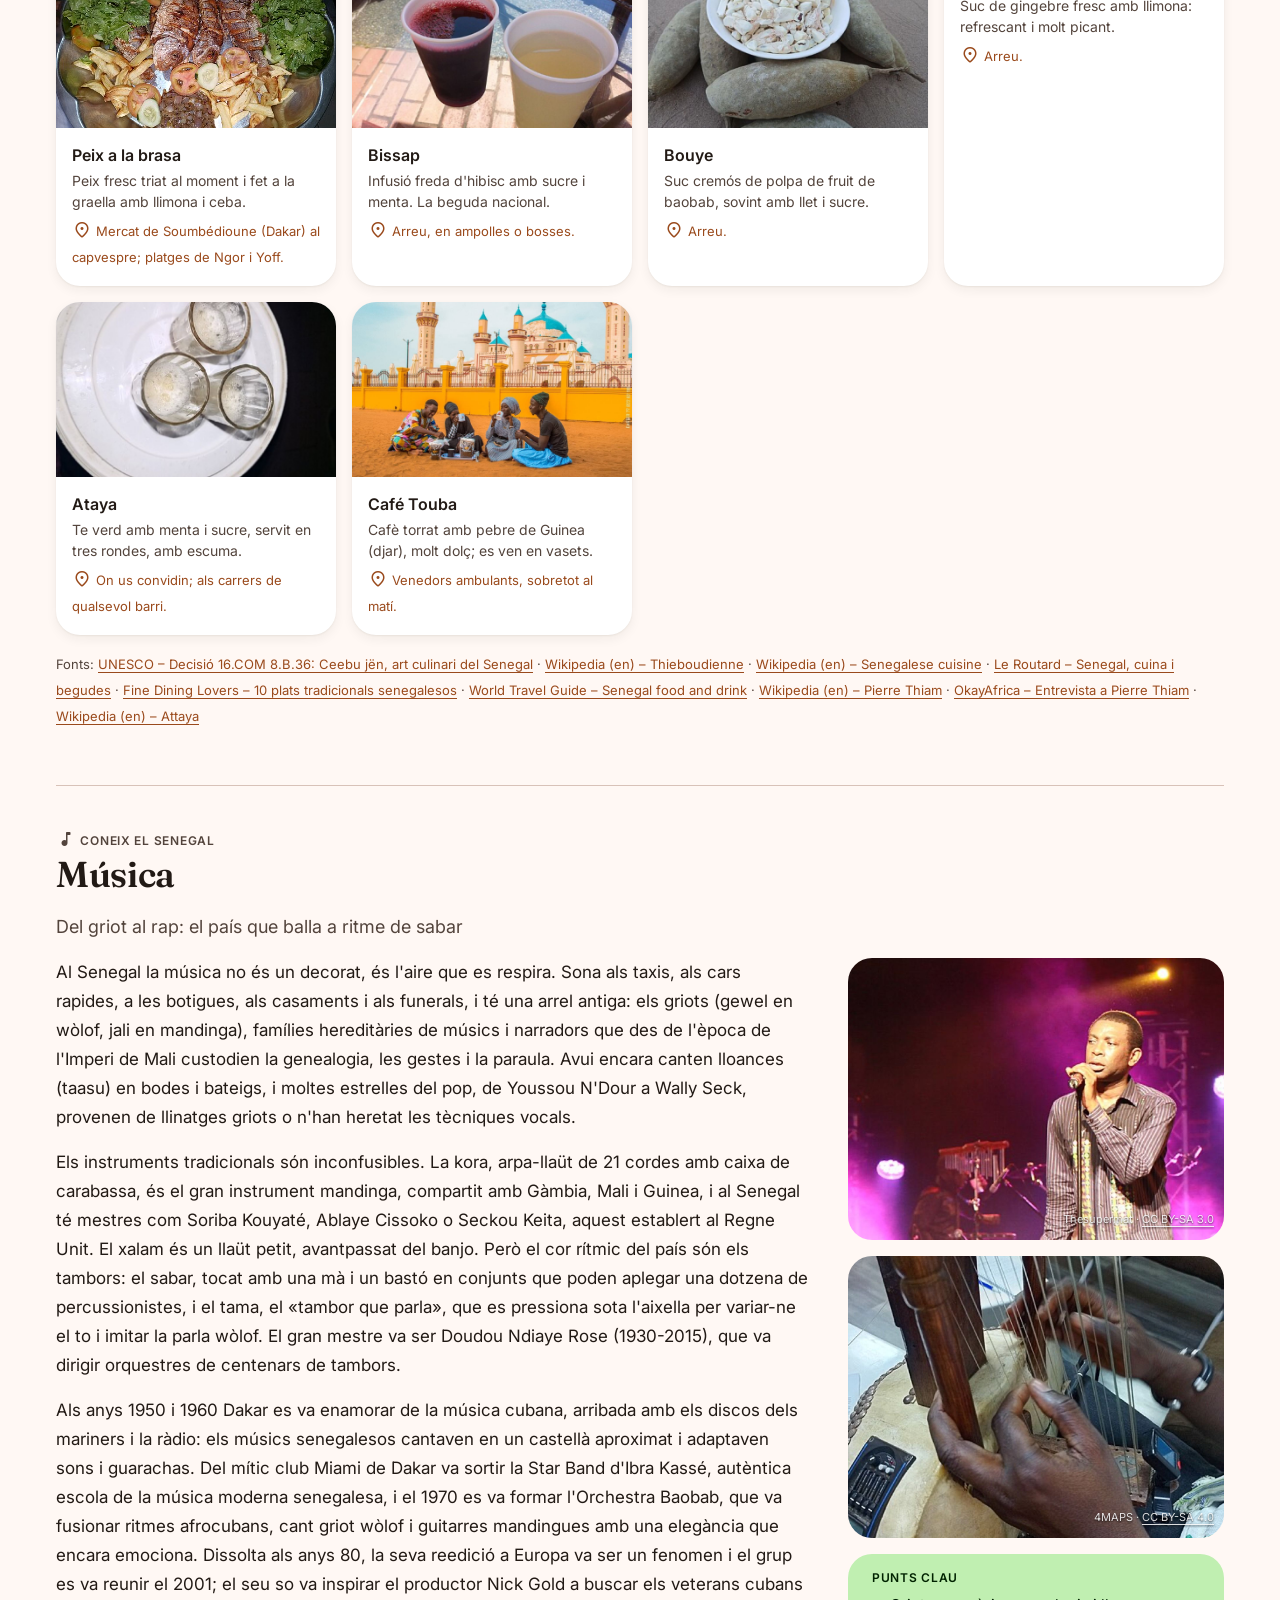
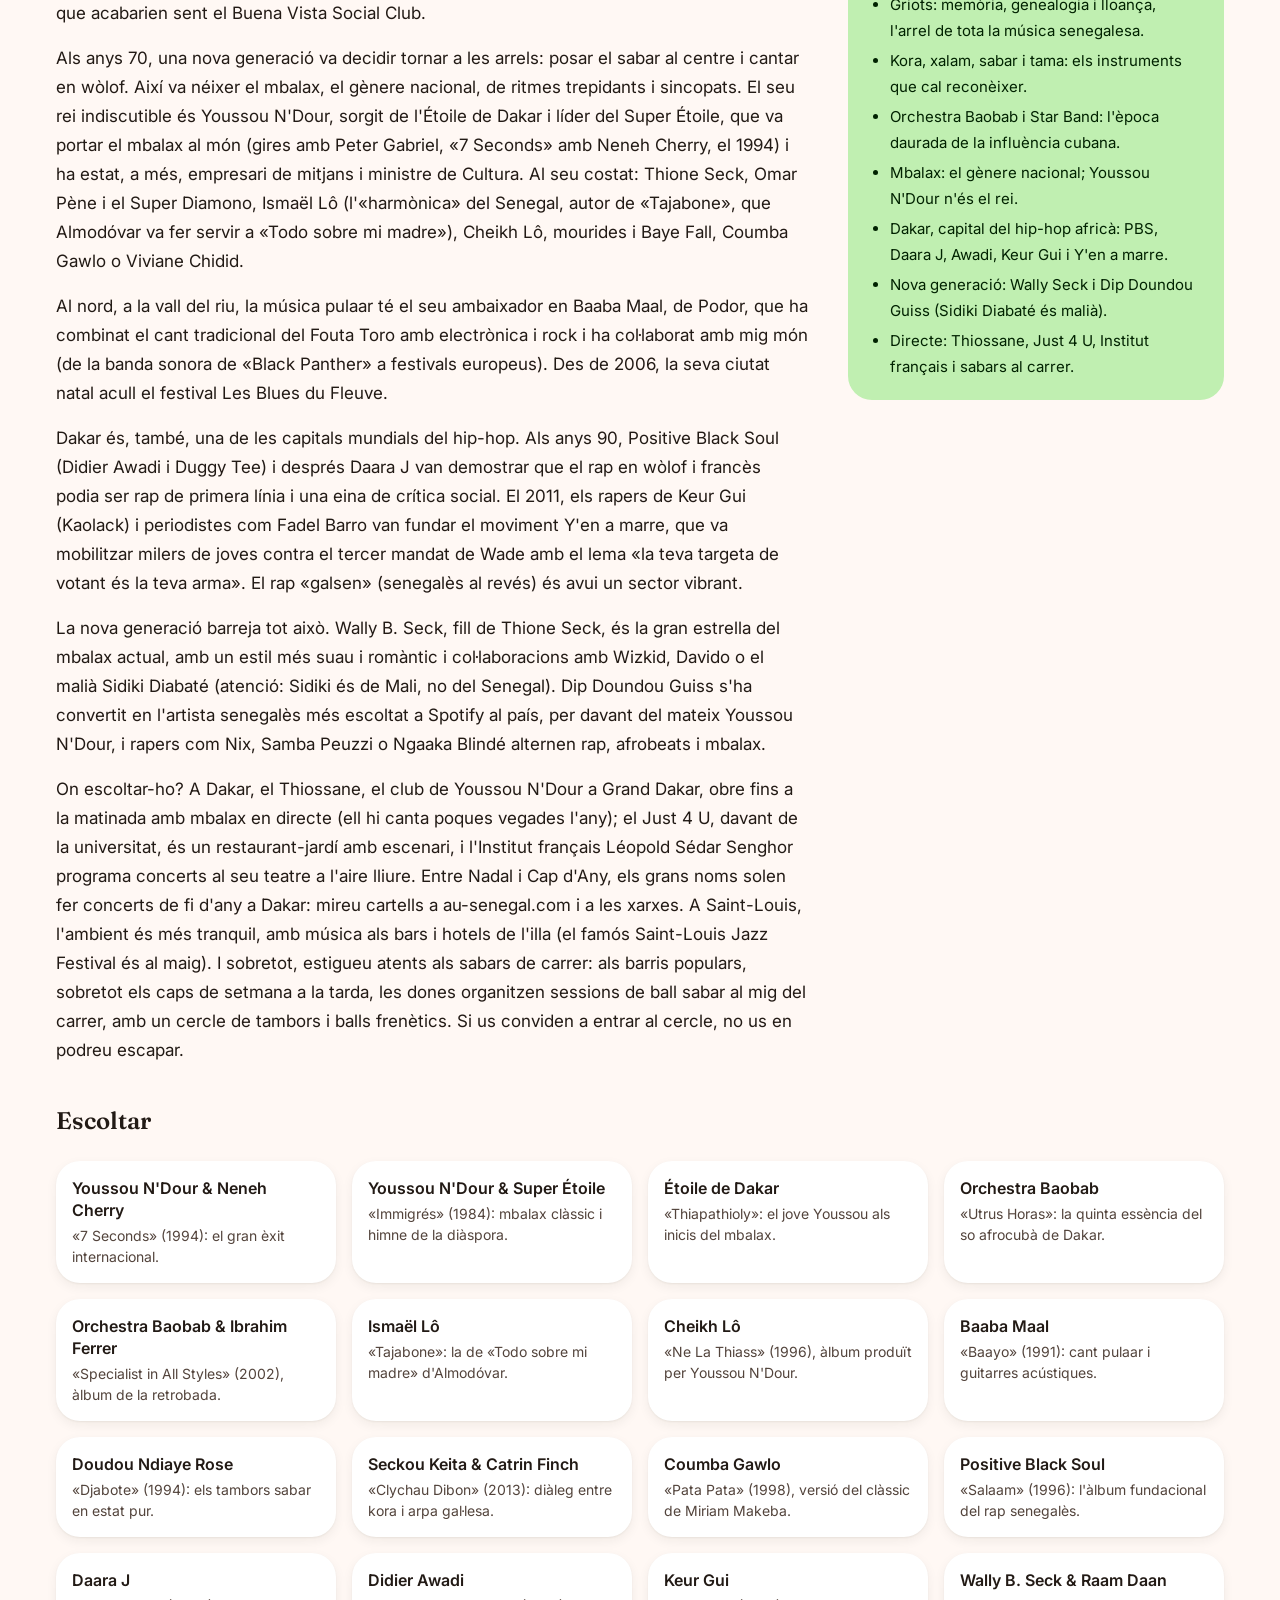
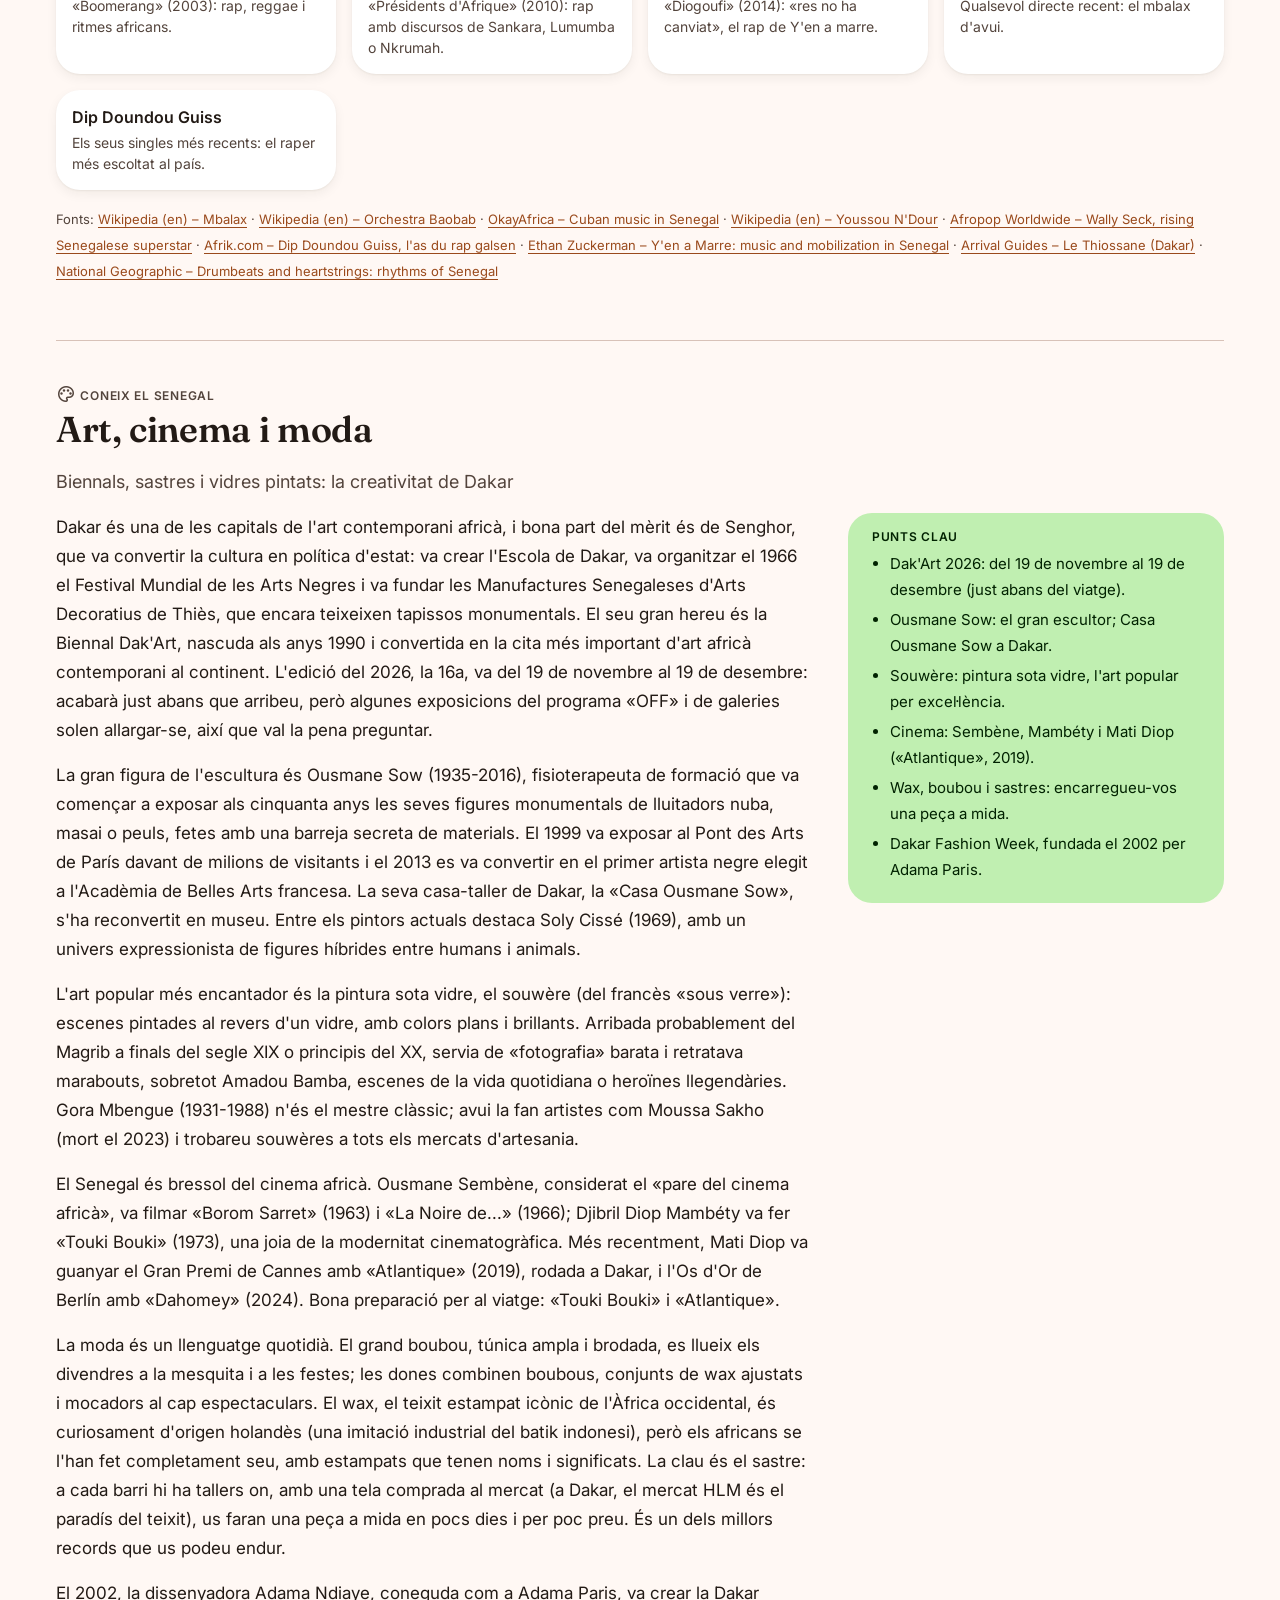
<file: coneix.html>
<!doctype html>
<html lang="ca">
<head>
<meta charset="utf-8">
<meta name="viewport" content="width=device-width, initial-scale=1">
<title>Coneix el Senegal</title>
<meta name="description" content="Història, gent, religió, gastronomia, música, art, lluita i natura del Senegal.">
<meta name="theme-color" content="#9A4A1C">
<link rel="manifest" href="manifest.webmanifest">
<link rel="apple-touch-icon" href="assets/img/icon.png">
<meta name="apple-mobile-web-app-capable" content="yes">
<link rel="icon" href="data:image/svg+xml,<svg xmlns='http://www.w3.org/2000/svg' viewBox='0 0 100 100'><text y='.9em' font-size='90'>🌴</text></svg>">
<link rel="preconnect" href="https://fonts.googleapis.com">
<link rel="preconnect" href="https://fonts.gstatic.com" crossorigin>
<link href="https://fonts.googleapis.com/css2?family=Fraunces:opsz,wght@9..144,600;9..144,700&family=Inter:wght@400;500;600;700&display=swap" rel="stylesheet">
<link href="https://fonts.googleapis.com/css2?family=Material+Symbols+Rounded:opsz,wght,FILL,GRAD@20..48,400,0..1,0&display=block" rel="stylesheet">
<link rel="stylesheet" href="assets/css/style.css">
</head>
<body data-page="coneix">
<main>

<div class="container page-hero">
  <span class="label">Context</span>
  <h1>Coneix el Senegal</h1>
  <p class="lead">Els capítols que fan d'una guia una bona guia: d'on ve el país, qui hi viu, què s'hi menja, què s'hi escolta i per què la lluita omple estadis.</p>
  <div class="toc" id="toc"></div>
</div>
<div class="container" id="chapters"></div>
</main>
<script src="assets/js/app.js"></script>
</body>
</html>
</file>
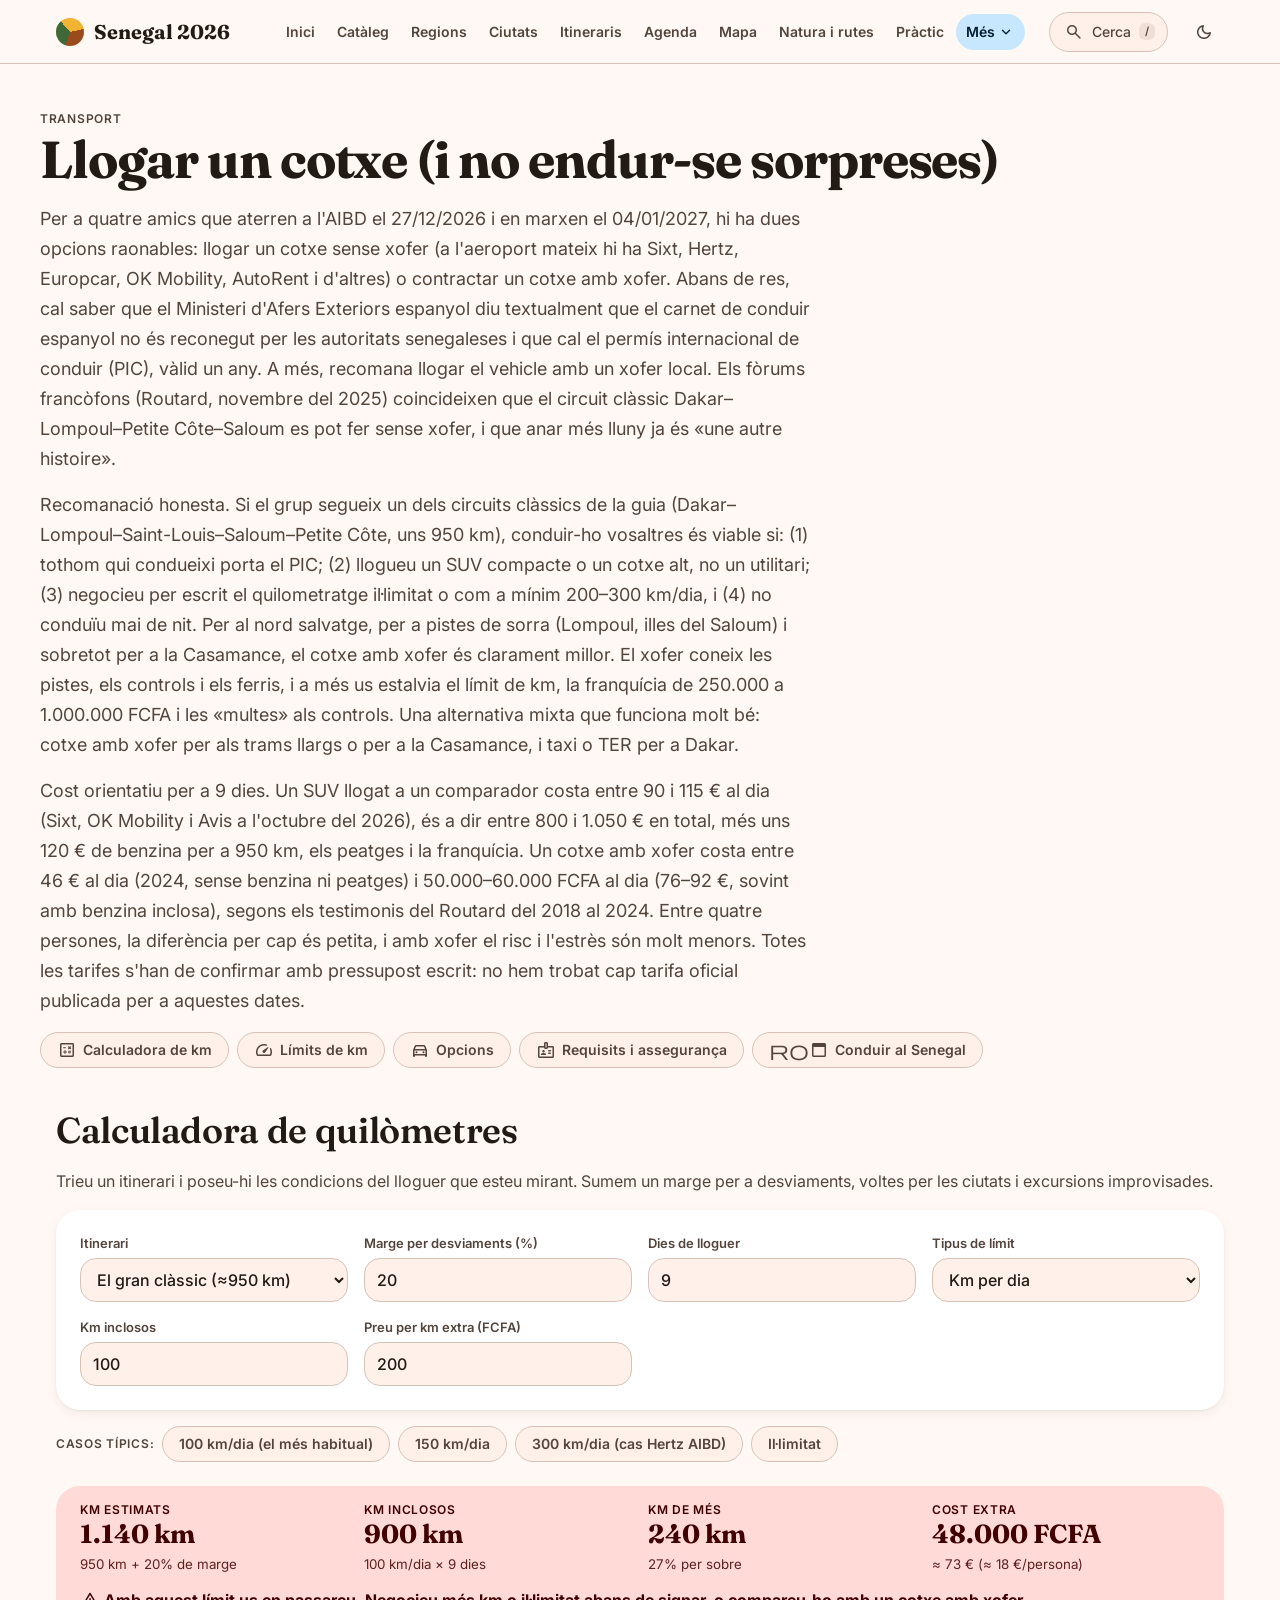
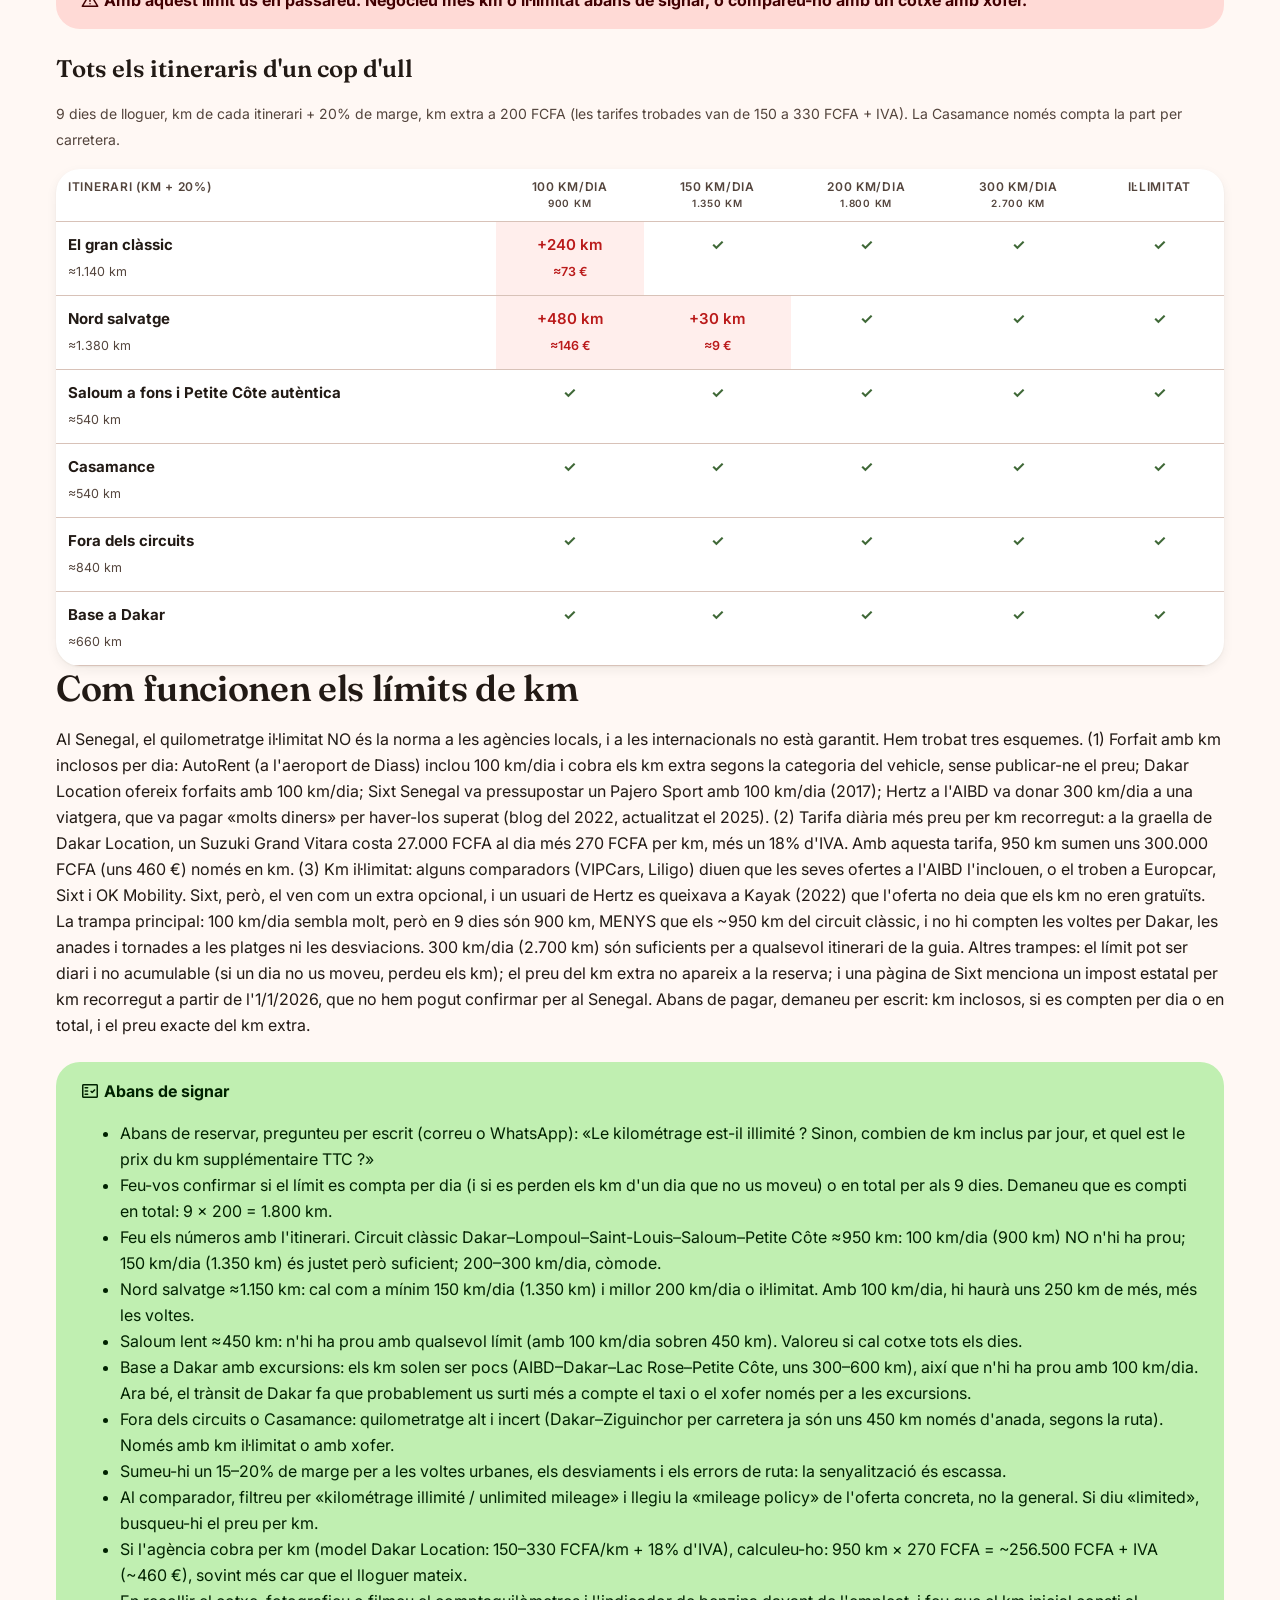
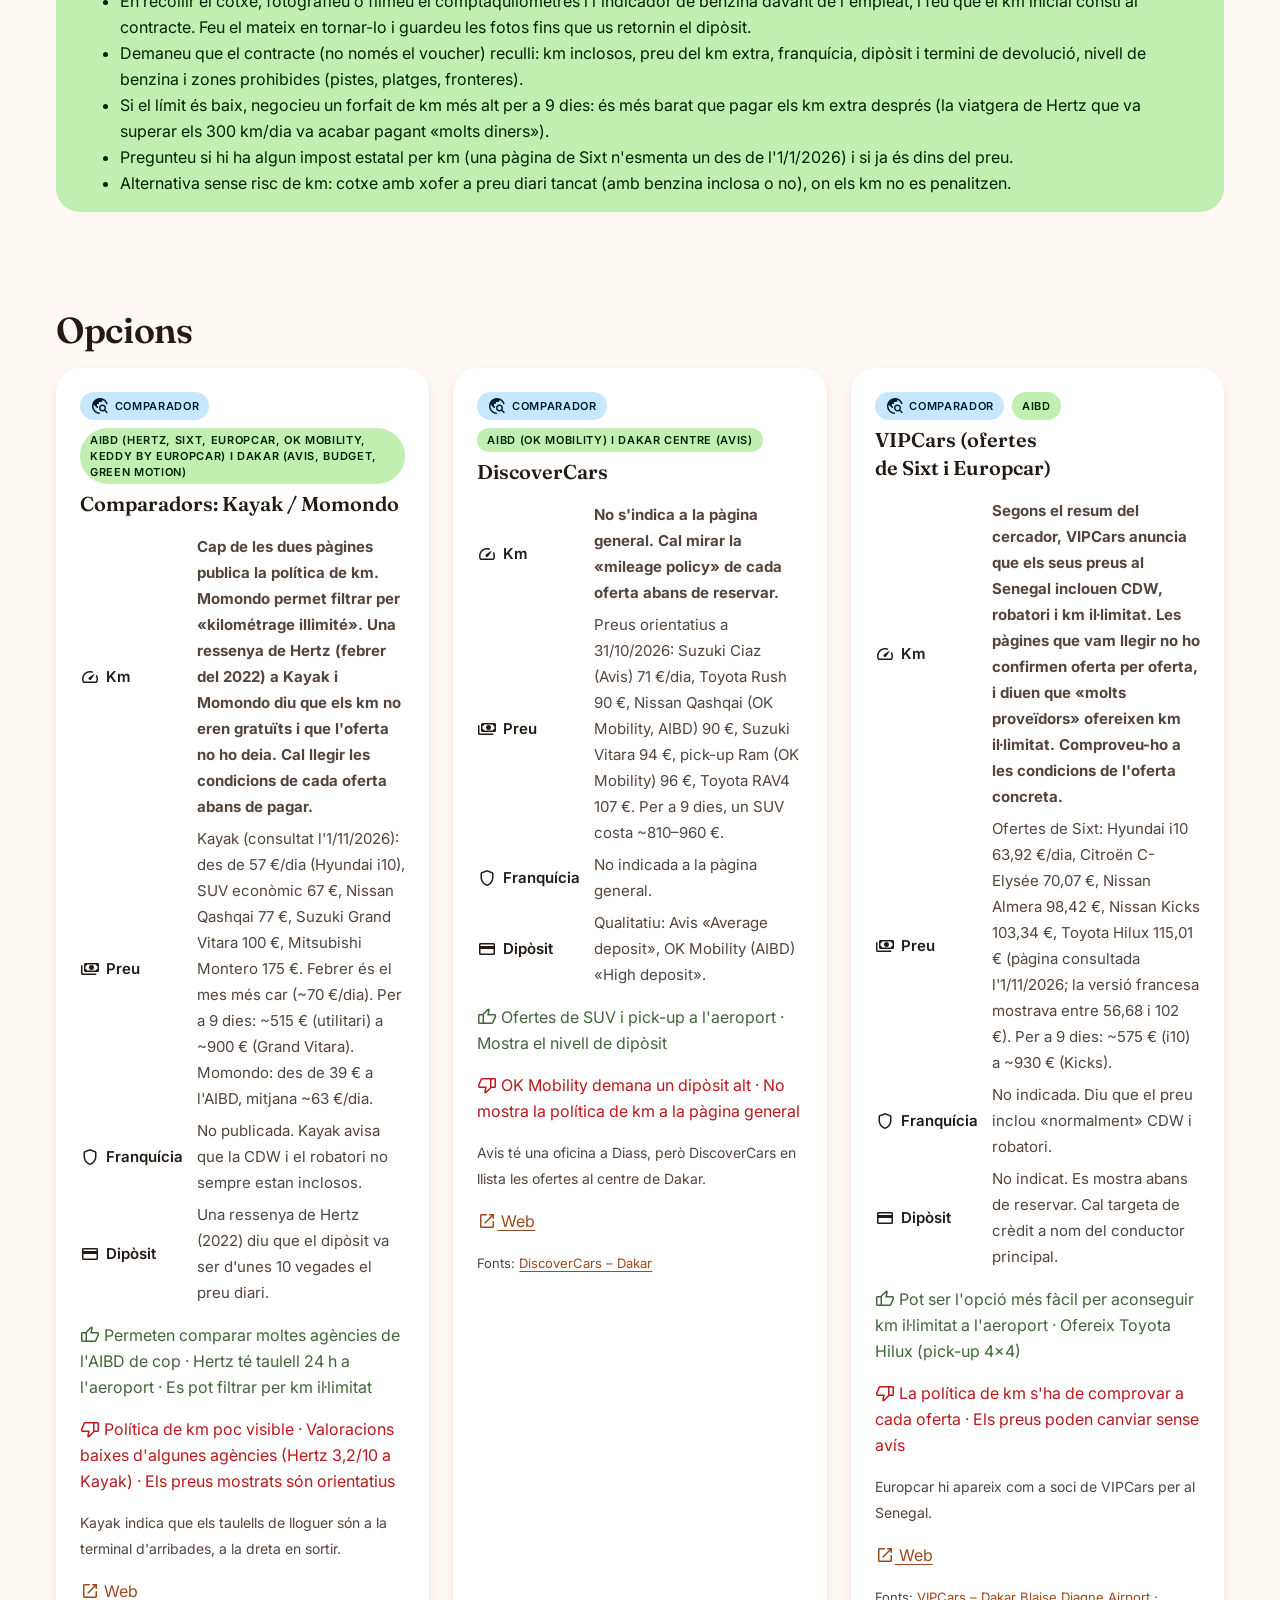
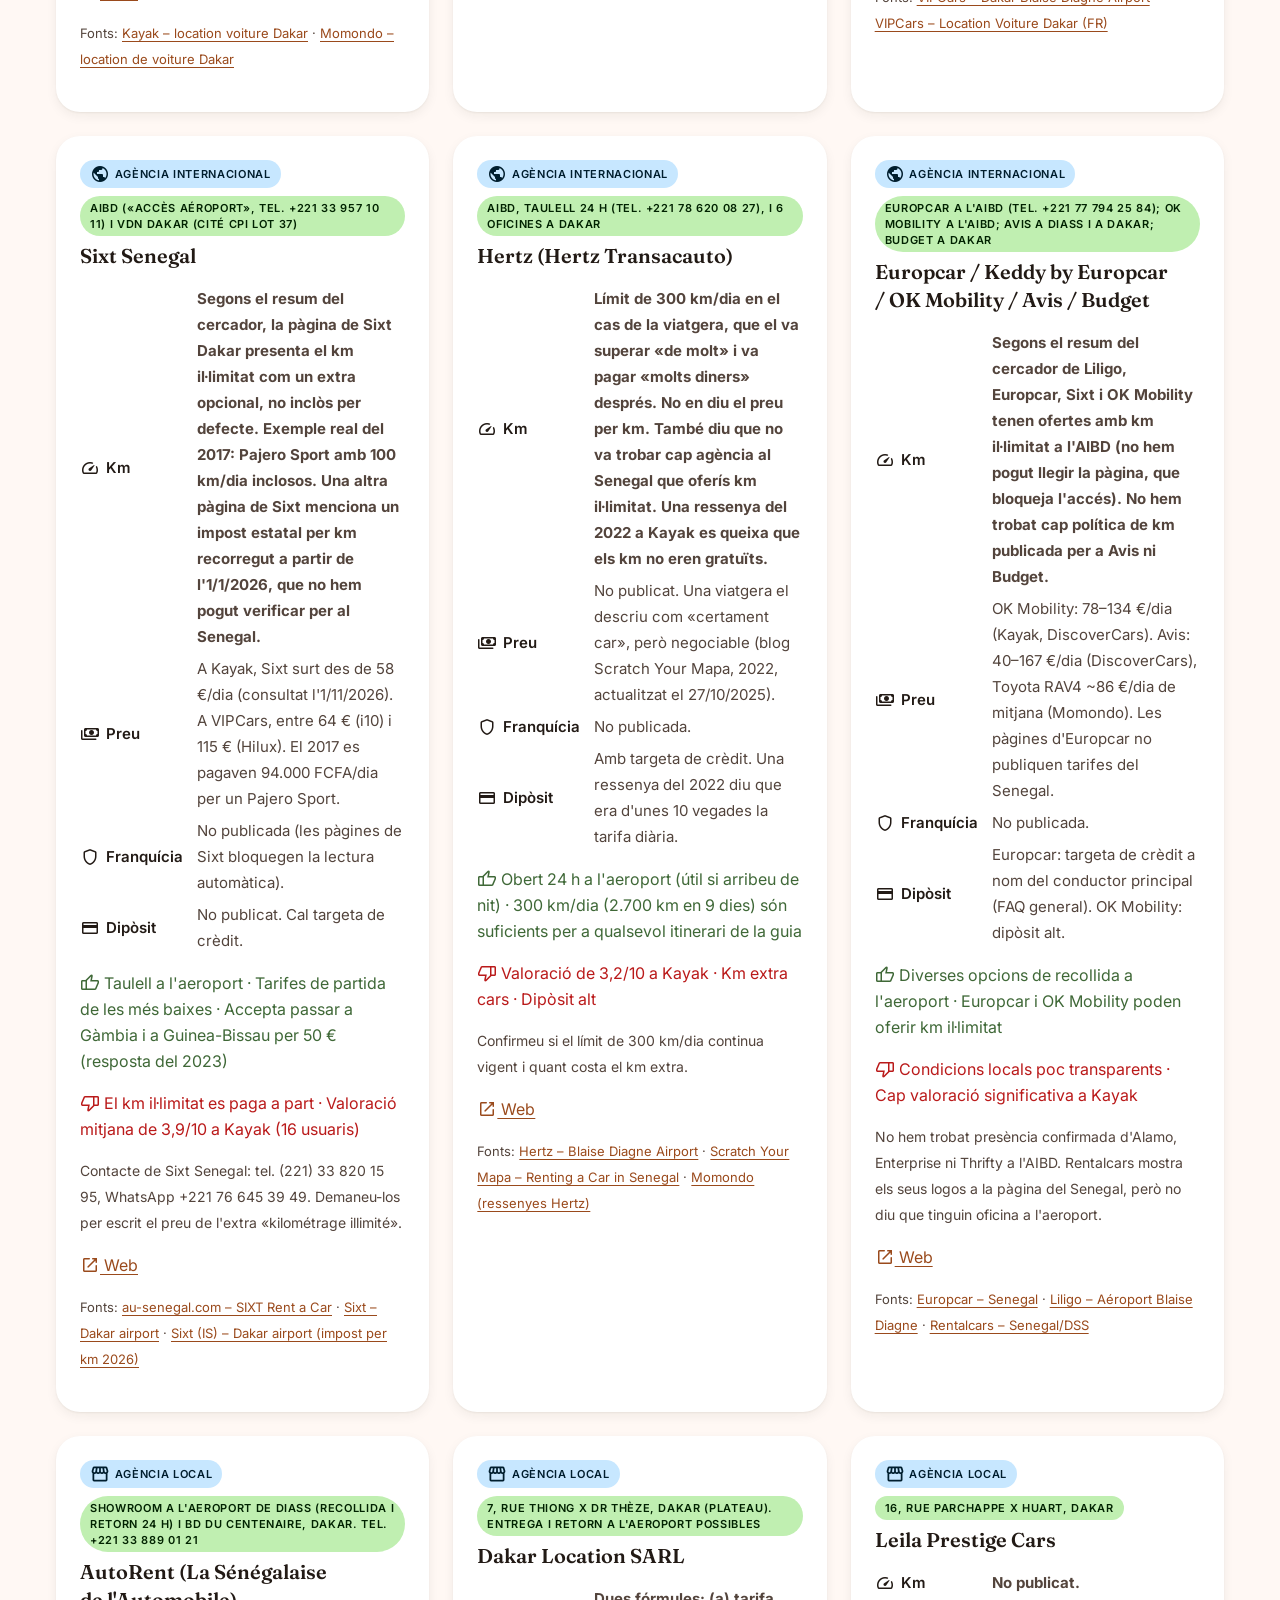
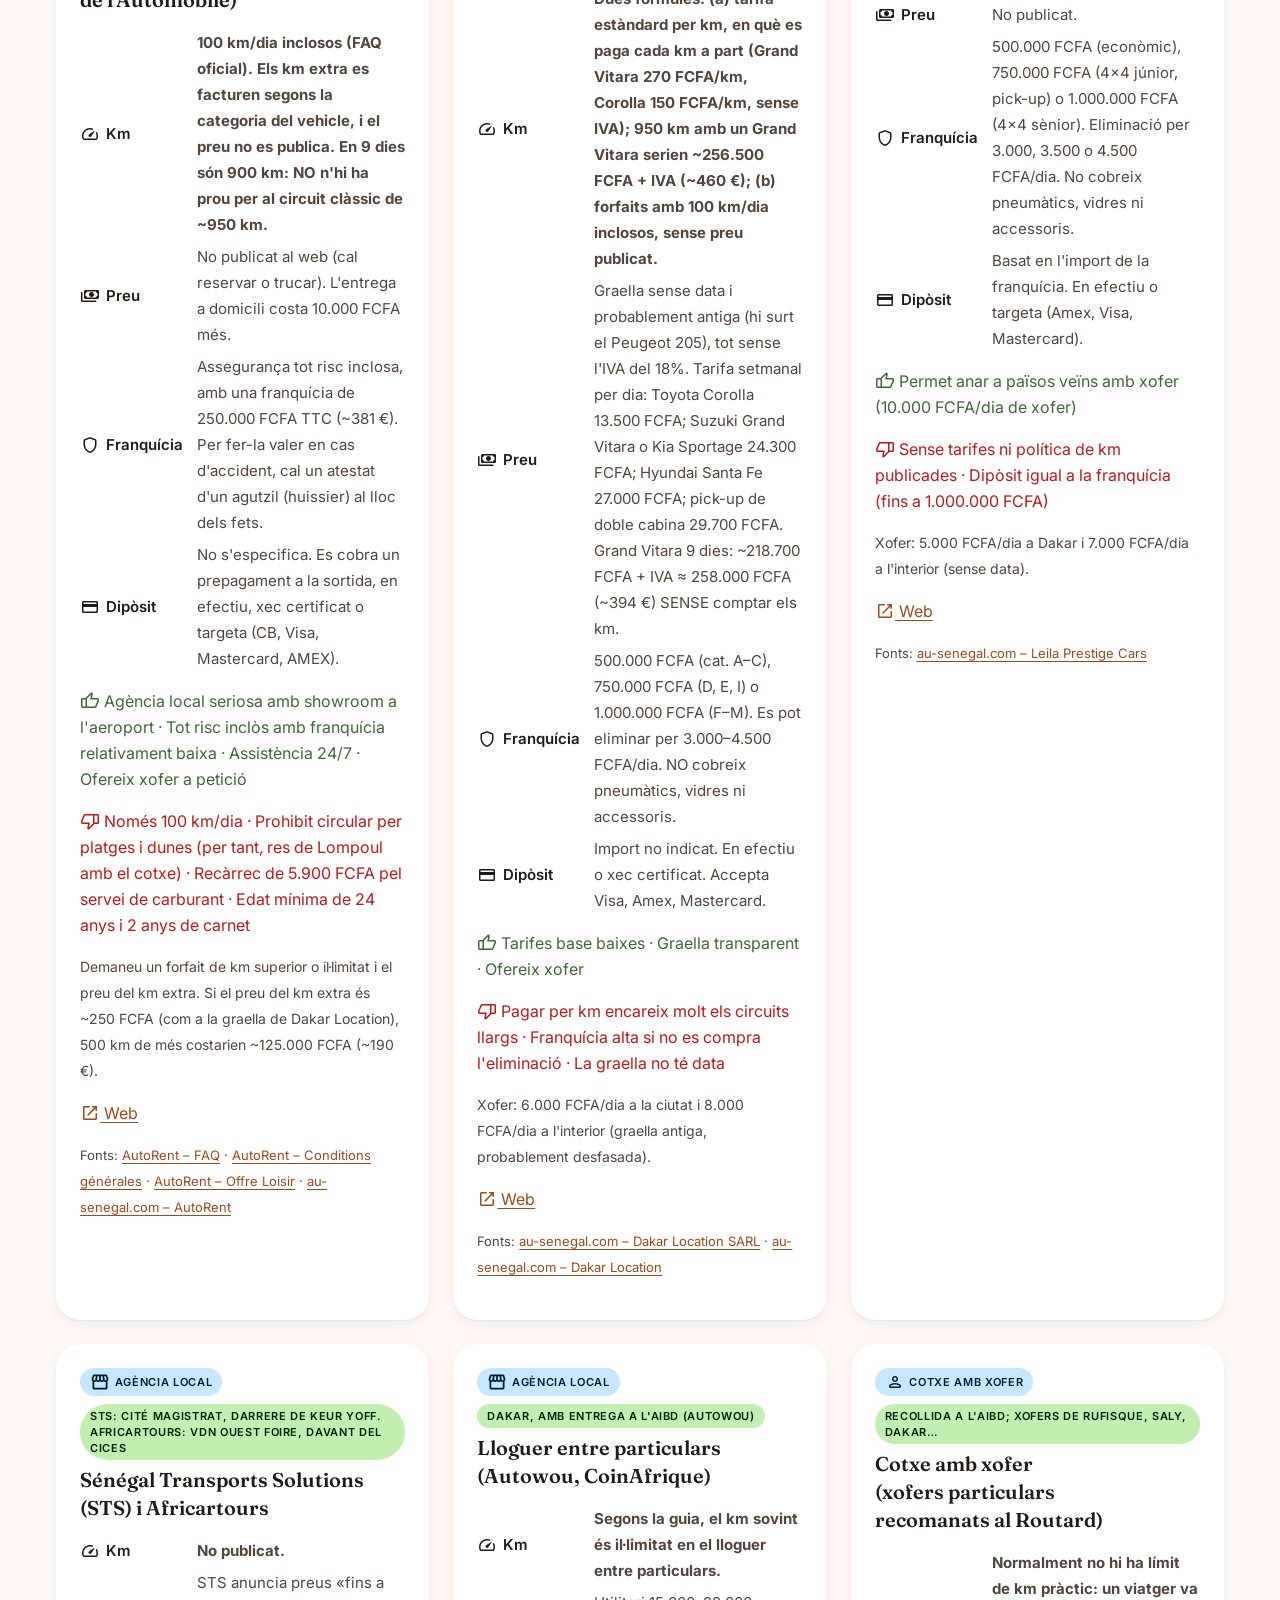
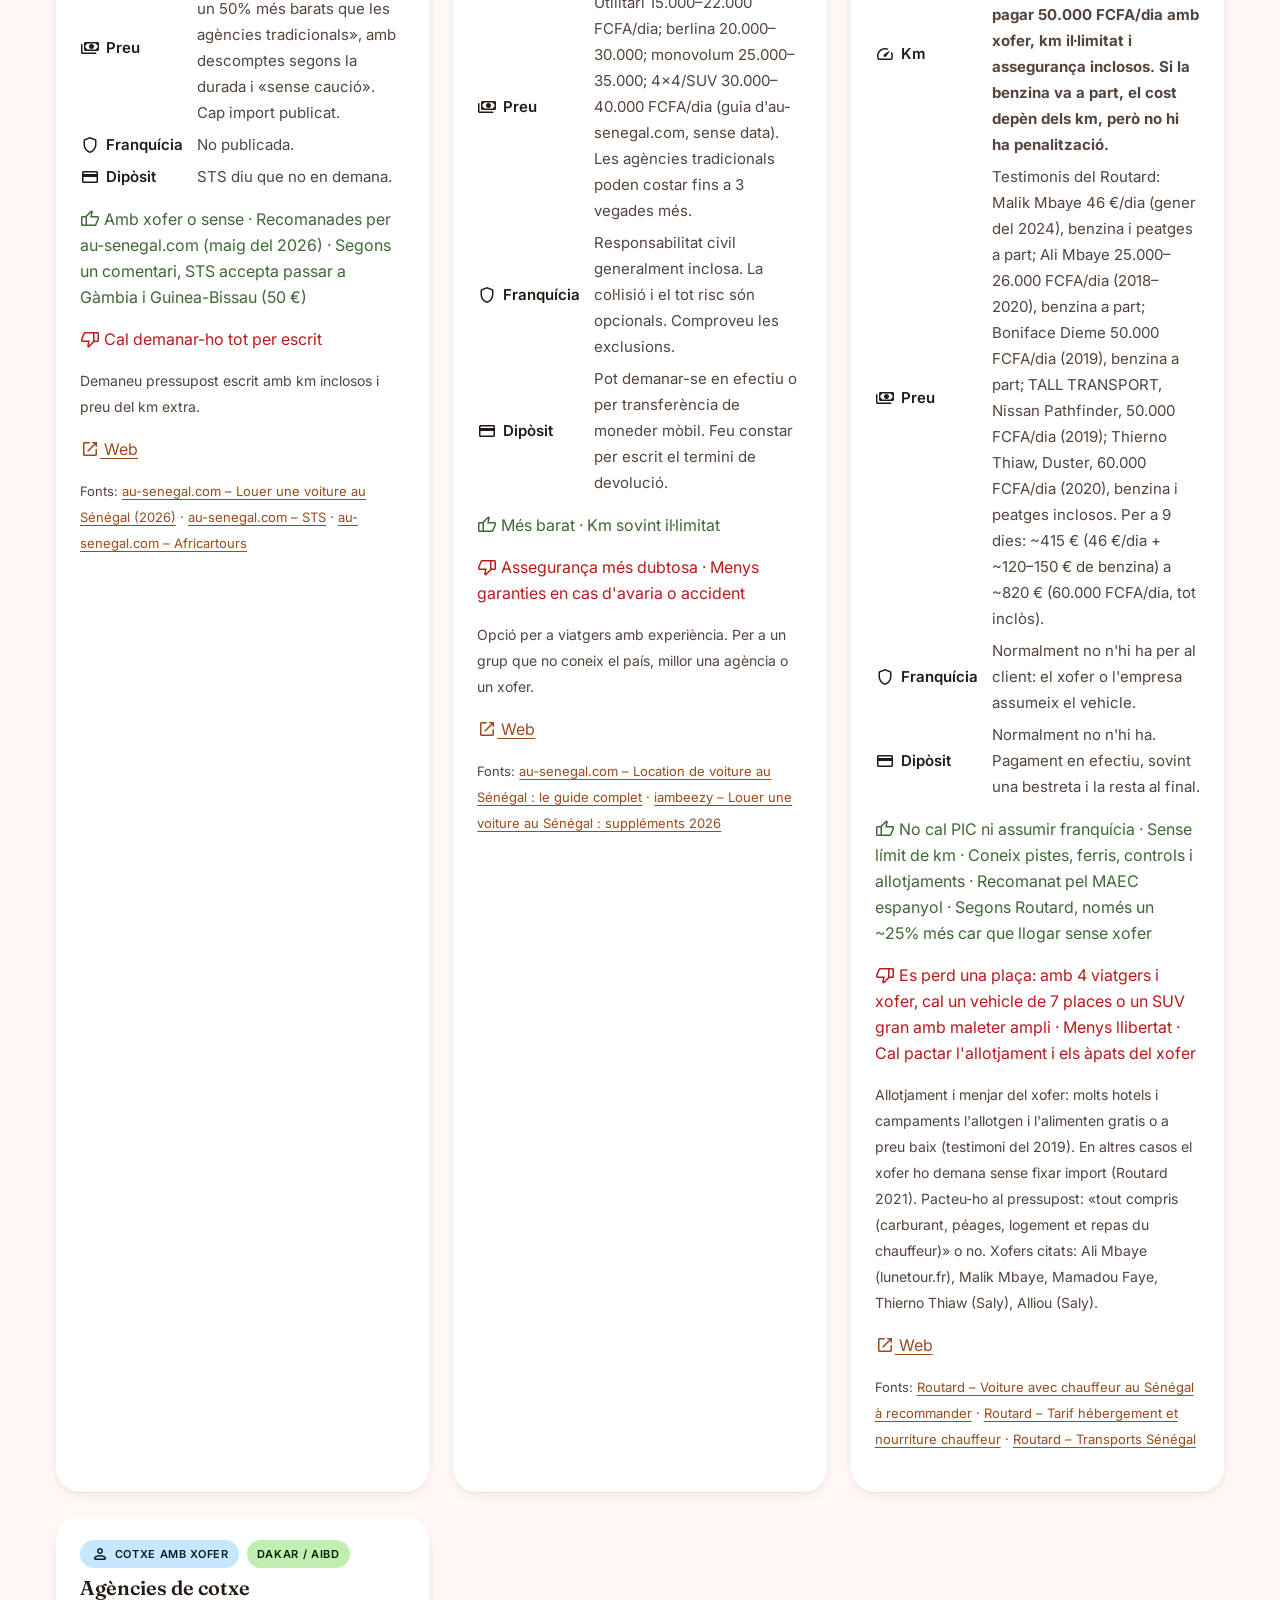
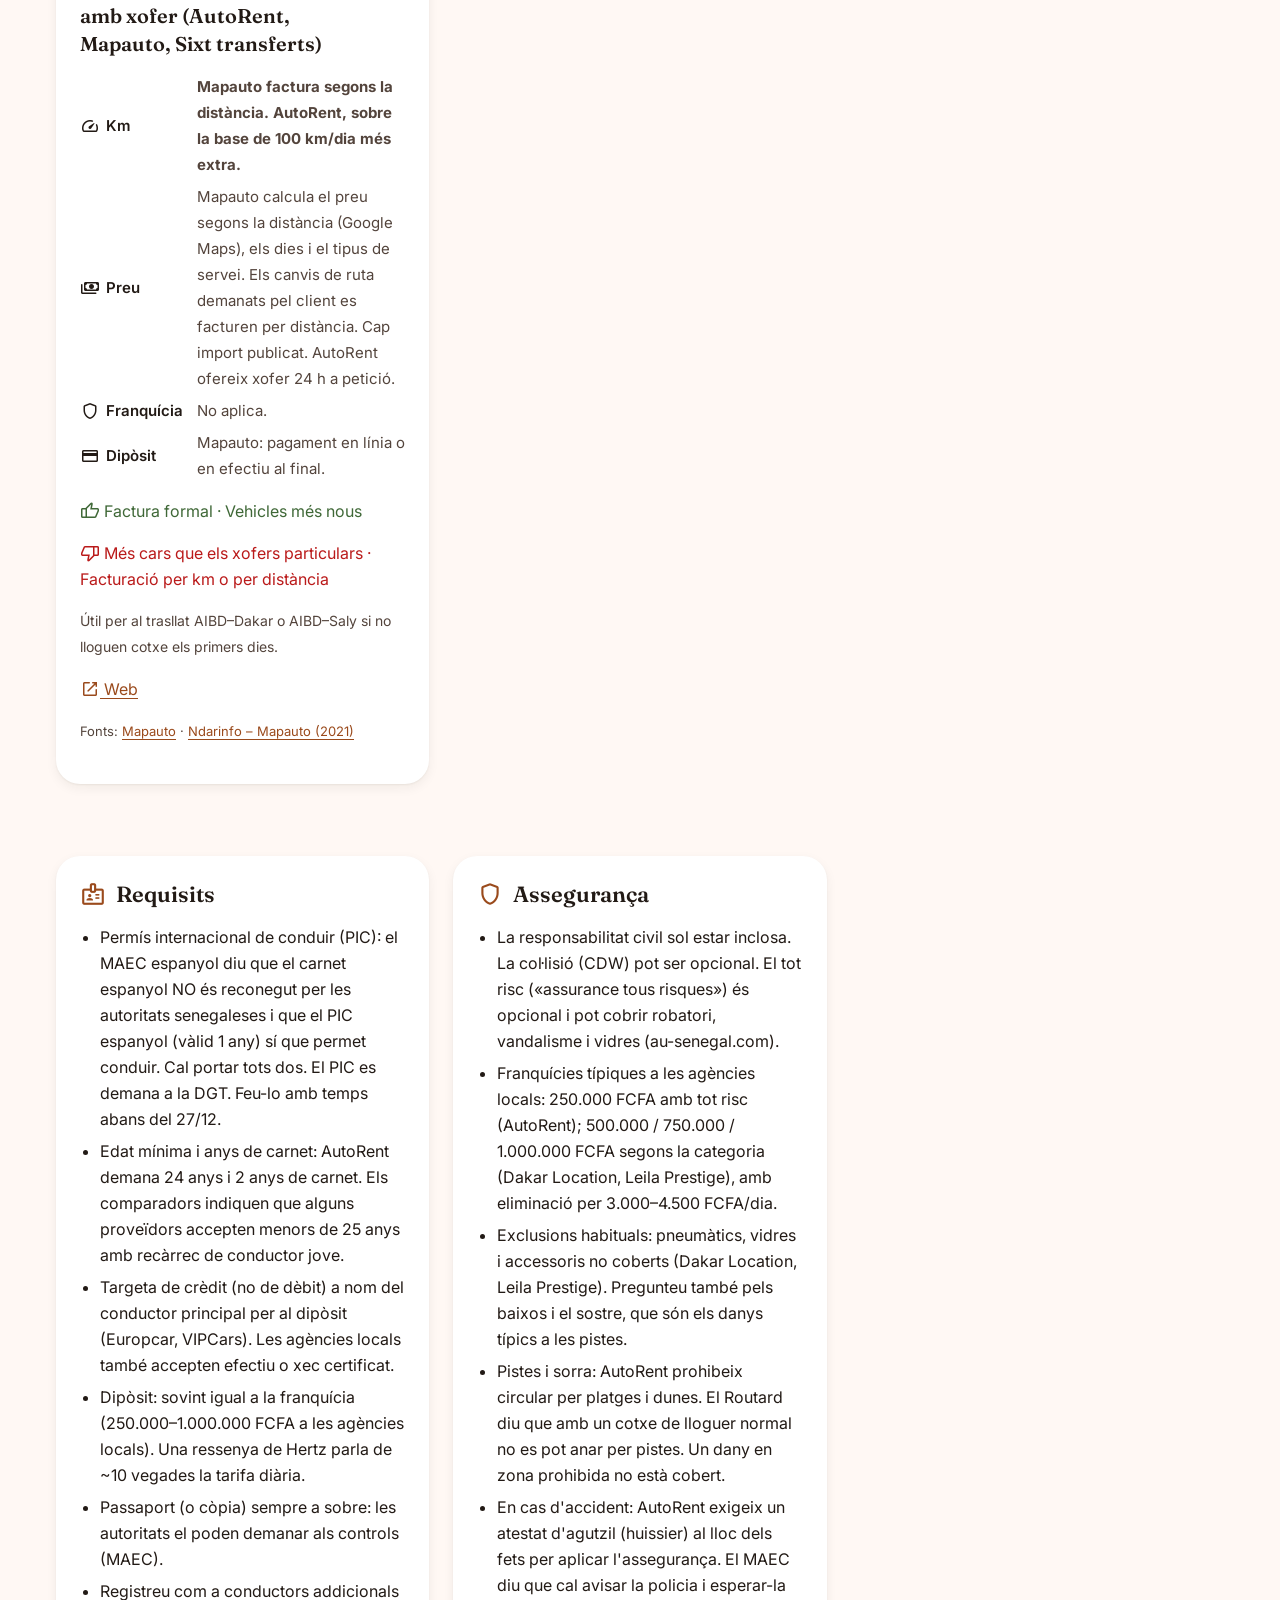
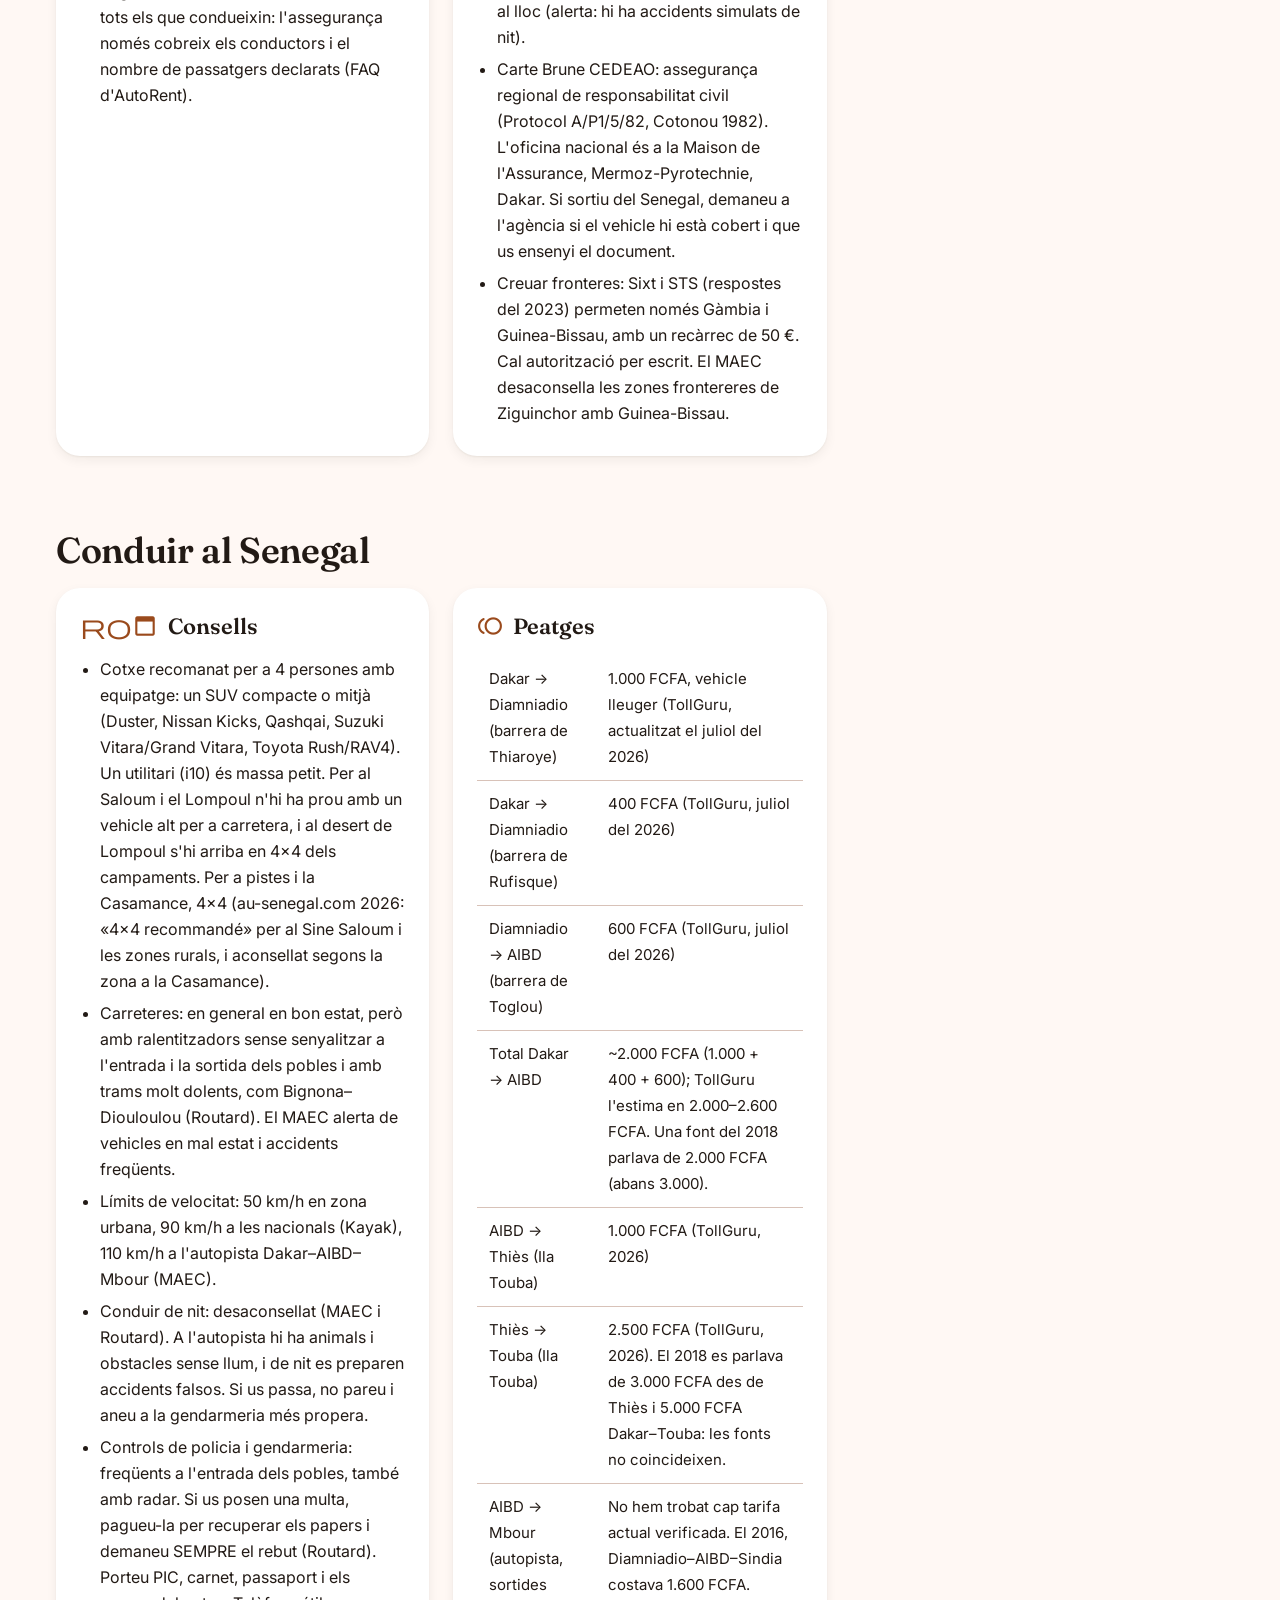
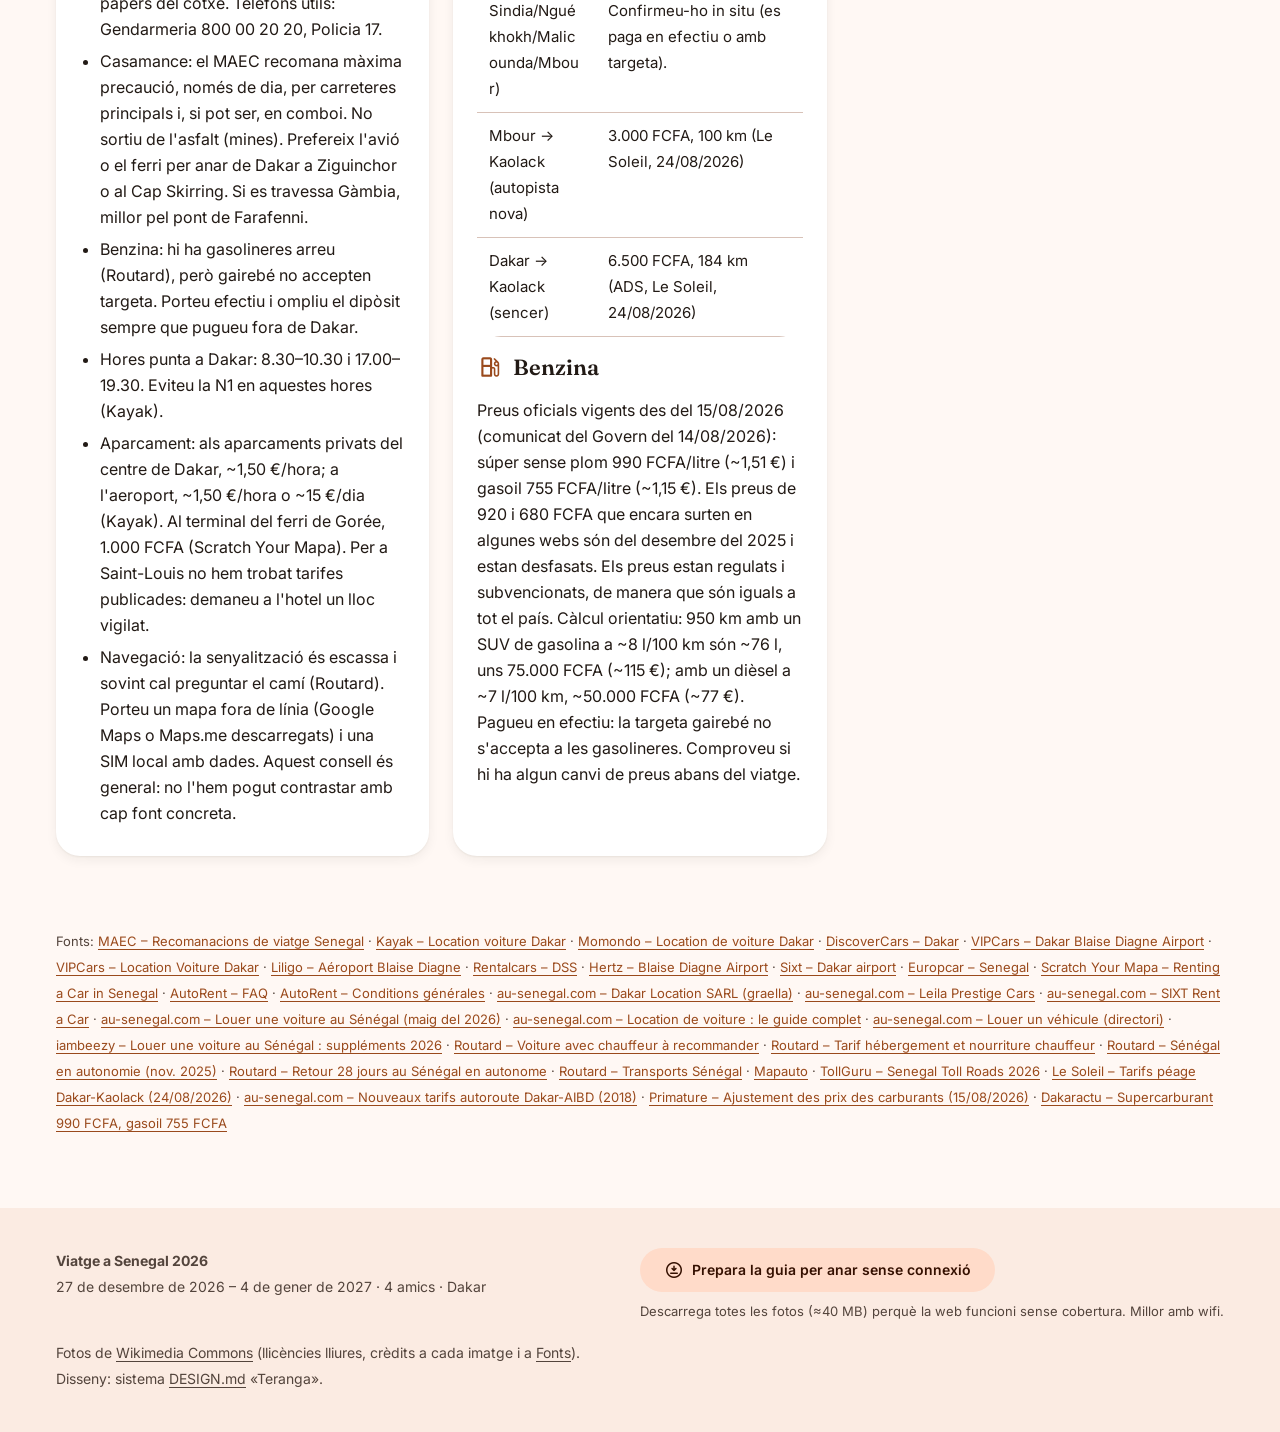
<file: cotxe.html>
<!doctype html>
<html lang="ca">
<head>
<meta charset="utf-8">
<meta name="viewport" content="width=device-width, initial-scale=1">
<title>Lloguer de cotxe · Senegal 2026</title>
<meta name="description" content="Opcions de lloguer de cotxe al Senegal (comparadors, agències de l'aeroport i locals, cotxe amb xofer), límits de quilòmetres i calculadora.">
<meta name="theme-color" content="#9A4A1C">
<link rel="manifest" href="manifest.webmanifest">
<link rel="apple-touch-icon" href="assets/img/icon.png">
<meta name="apple-mobile-web-app-capable" content="yes">
<link rel="icon" href="data:image/svg+xml,<svg xmlns='http://www.w3.org/2000/svg' viewBox='0 0 100 100'><text y='.9em' font-size='90'>🌴</text></svg>">
<link rel="preconnect" href="https://fonts.googleapis.com">
<link rel="preconnect" href="https://fonts.gstatic.com" crossorigin>
<link href="https://fonts.googleapis.com/css2?family=Fraunces:opsz,wght@9..144,600;9..144,700&family=Inter:wght@400;500;600;700&display=swap" rel="stylesheet">
<link href="https://fonts.googleapis.com/css2?family=Material+Symbols+Rounded:opsz,wght,FILL,GRAD@20..48,400,0..1,0&display=block" rel="stylesheet">
<link rel="stylesheet" href="assets/css/style.css">
</head>
<body data-page="cotxe">
<main>

<div class="container page-hero">
  <span class="label">Transport</span>
  <h1>Llogar un cotxe (i no endur-se sorpreses)</h1>
  <div id="car-intro" class="lead"></div>
  <div class="toc"><a class="chip" href="#calc"><span class="msym">calculate</span> Calculadora de km</a><a class="chip" href="#km"><span class="msym">speed</span> Límits de km</a><a class="chip" href="#opcions-s"><span class="msym">directions_car</span> Opcions</a><a class="chip" href="#req"><span class="msym">badge</span> Requisits i assegurança</a><a class="chip" href="#cond"><span class="msym">road</span> Conduir al Senegal</a></div>
</div>
<div class="container">
  <section id="calc" style="scroll-margin-top:80px">
    <h2>Calculadora de quilòmetres</h2>
    <p class="muted">Trieu un itinerari i poseu-hi les condicions del lloguer que esteu mirant. Sumem un marge per a desviaments, voltes per les ciutats i excursions improvisades.</p>
    <div class="calc-form">
      <label>Itinerari <select id="calc-it"></select></label>
      <label id="calc-custom-row" hidden>Km de la ruta <input id="calc-km" type="number" min="0" step="10" value="800"></label>
      <label>Marge per desviaments (%) <input id="calc-margin" type="number" min="0" max="100" step="5" value="20"></label>
      <label>Dies de lloguer <input id="calc-days" type="number" min="1" max="30" value="9"></label>
      <label>Tipus de límit <select id="calc-mode"><option value="dia">Km per dia</option><option value="total">Km totals</option><option value="il">Il·limitat</option></select></label>
      <label id="calc-perday-row">Km inclosos <input id="calc-limit" type="number" min="0" step="10" value="100"></label>
      <label>Preu per km extra (FCFA) <input id="calc-extra" type="number" min="0" step="10" value="200"></label>
    </div>
    <div class="toc" id="calc-presets"><span class="label" style="align-self:center">Casos típics:</span><button class="chip" data-preset="dia:100">100 km/dia (el més habitual)</button><button class="chip" data-preset="dia:150">150 km/dia</button><button class="chip" data-preset="dia:300">300 km/dia (cas Hertz AIBD)</button><button class="chip" data-preset="il">Il·limitat</button></div>
    <div id="calc-result" class="callout"></div>
    <h3>Tots els itineraris d'un cop d'ull</h3>
    <p class="muted" style="font-size:14px">9 dies de lloguer, km de cada itinerari + 20% de marge, km extra a 200 FCFA (les tarifes trobades van de 150 a 330 FCFA + IVA). La Casamance només compta la part per carretera.</p>
    <div class="table-wrap"><table class="tbl km-matrix" id="km-matrix"></table></div>
  </section>
  <section id="km" style="scroll-margin-top:80px"><h2>Com funcionen els límits de km</h2><div id="km-exp"></div>
    <div class="callout green"><strong><span class="msym">fact_check</span> Abans de signar</strong><ul id="km-tips"></ul></div></section>
  <section class="section" id="opcions-s" style="scroll-margin-top:80px;padding-bottom:0"><h2>Opcions</h2><div class="info-grid" id="opcions"></div></section>
  <section class="section" id="req" style="scroll-margin-top:80px;padding-bottom:0"><div class="info-grid">
    <article class="info"><h3><span class="msym">badge</span> Requisits</h3><ul id="requisits"></ul></article>
    <article class="info"><h3><span class="msym">shield</span> Assegurança</h3><ul id="asseguranca"></ul></article>
  </div></section>
  <section class="section" id="cond" style="scroll-margin-top:80px"><h2>Conduir al Senegal</h2>
    <div class="info-grid"><article class="info"><h3><span class="msym">road</span> Consells</h3><ul id="conduir"></ul></article>
      <article class="info"><h3><span class="msym">toll</span> Peatges</h3><div class="table-wrap" style="box-shadow:none"><table class="tbl"><tbody id="peatges"></tbody></table></div><h3 style="margin-top:var(--s-md)"><span class="msym">local_gas_station</span> Benzina</h3><p id="benzina"></p></article></div>
  </section>
  <div id="car-src"></div>
</div>
</main>
<script src="assets/js/app.js"></script>
</body>
</html>
</file>
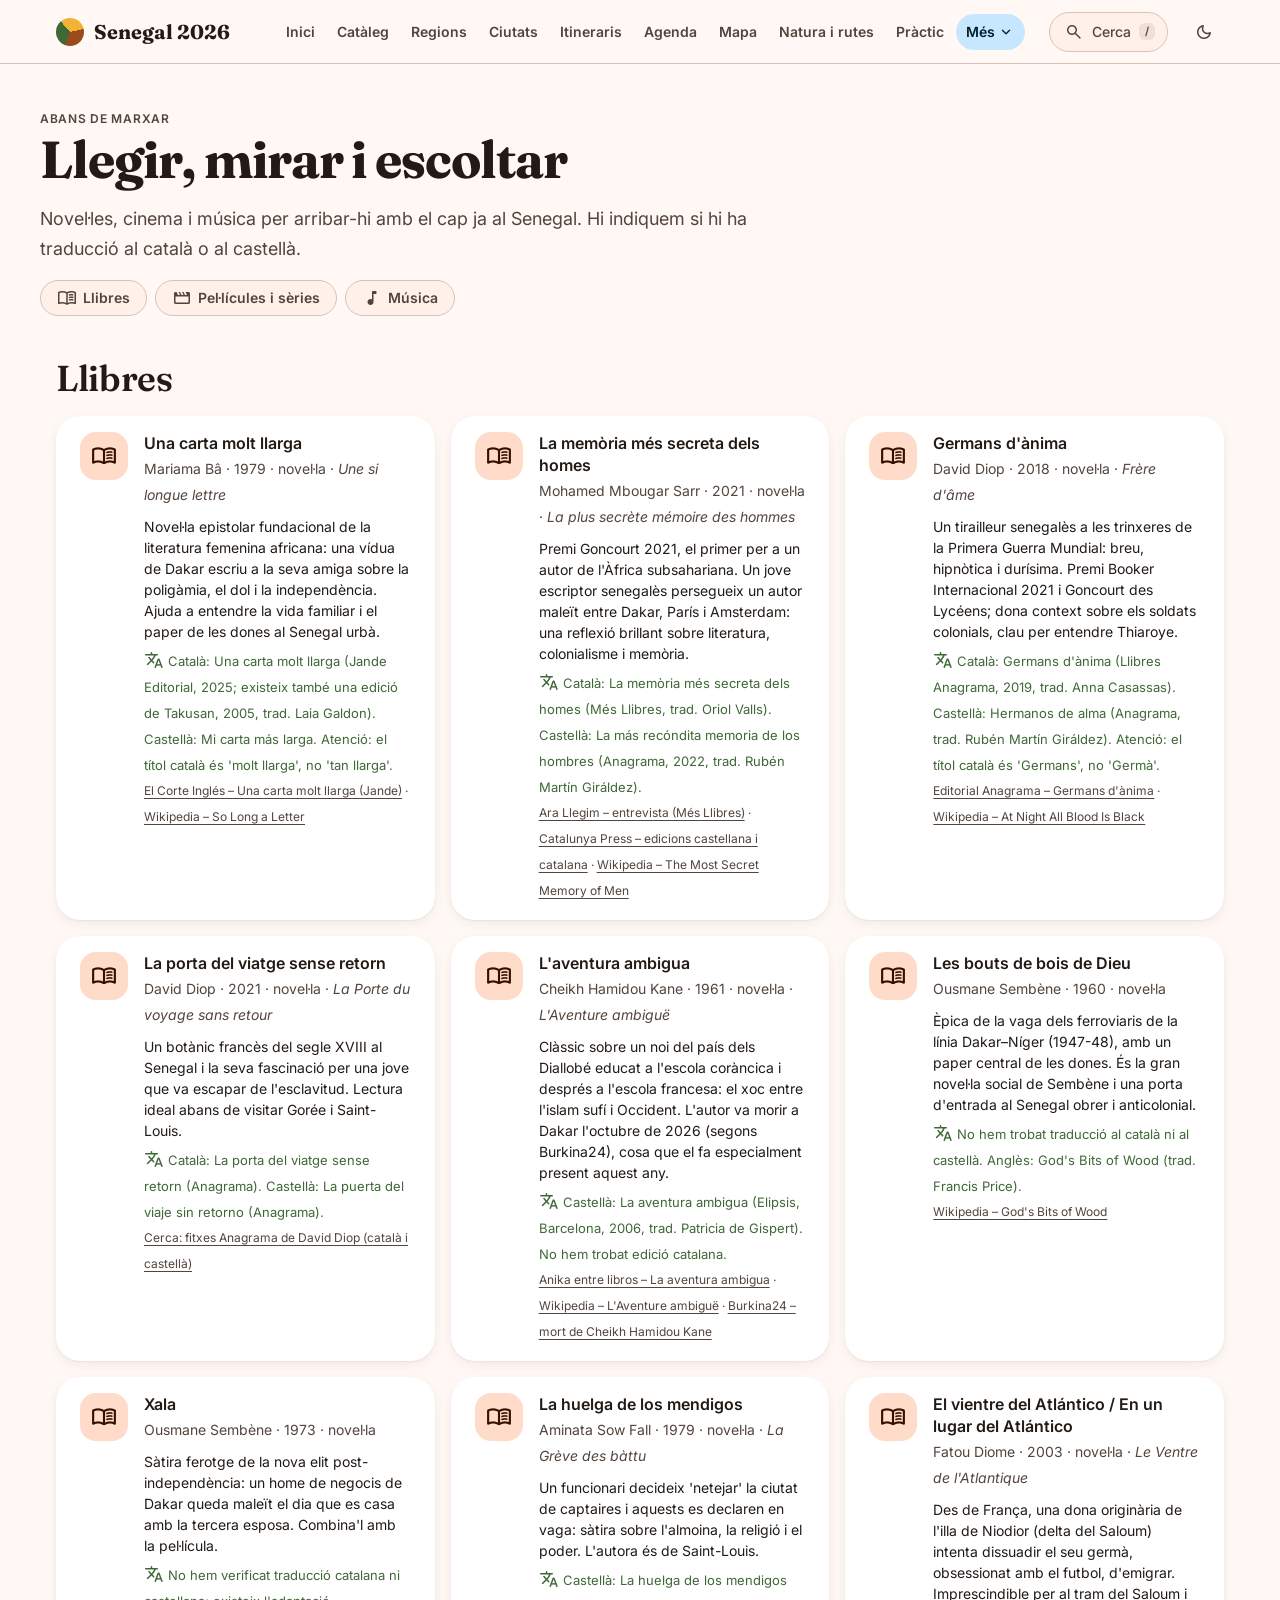
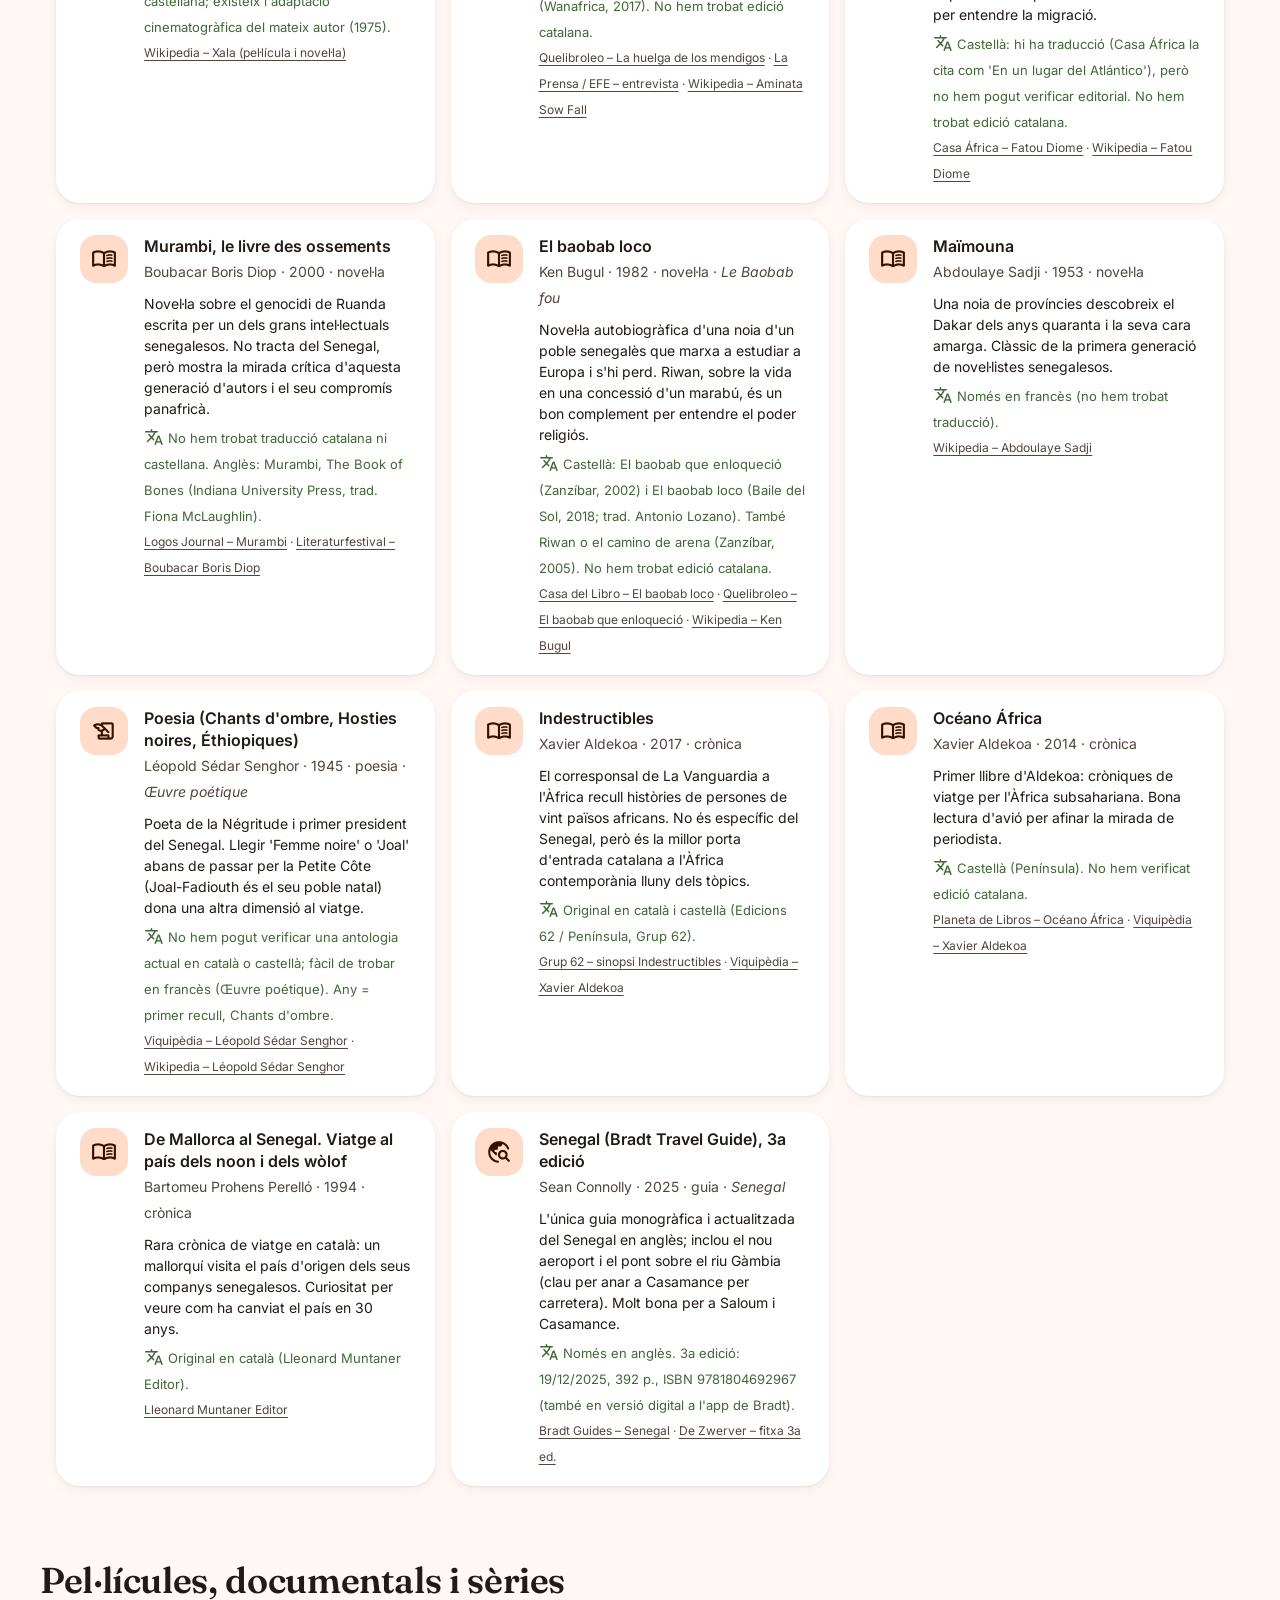
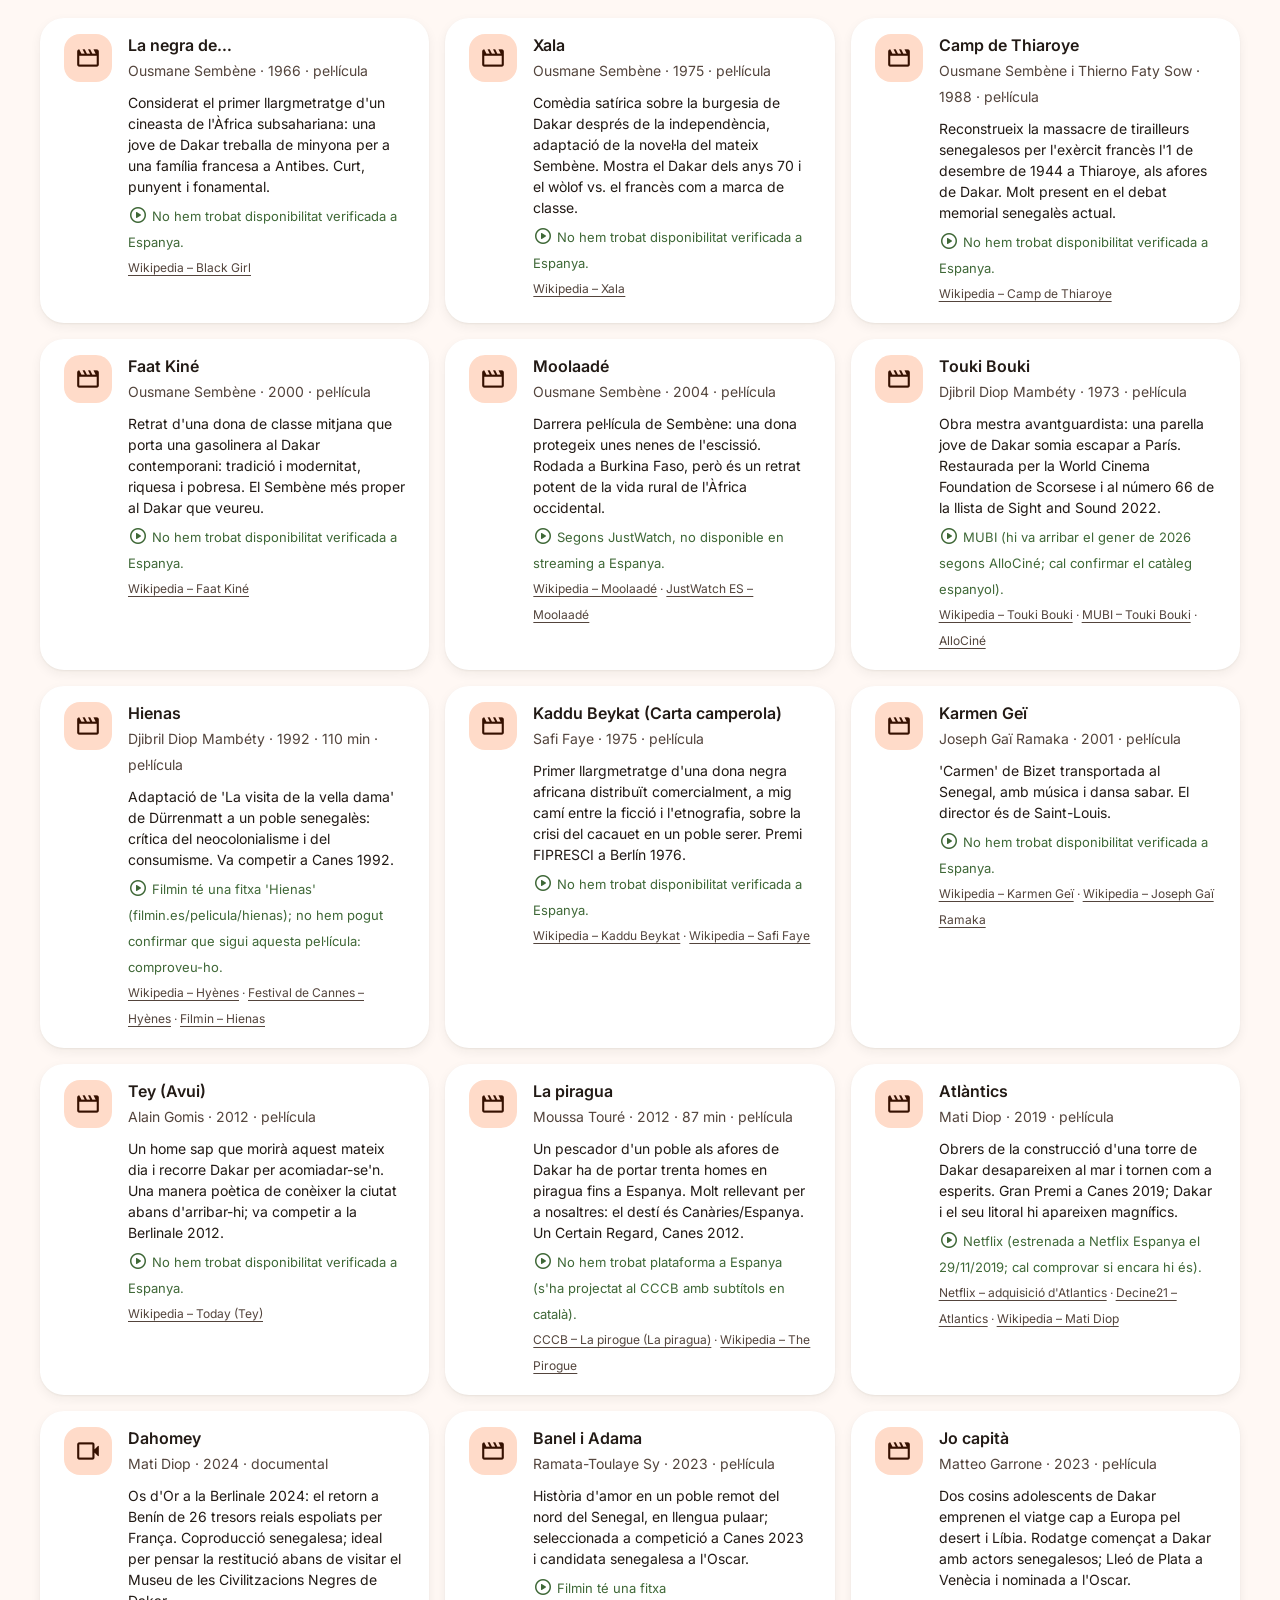
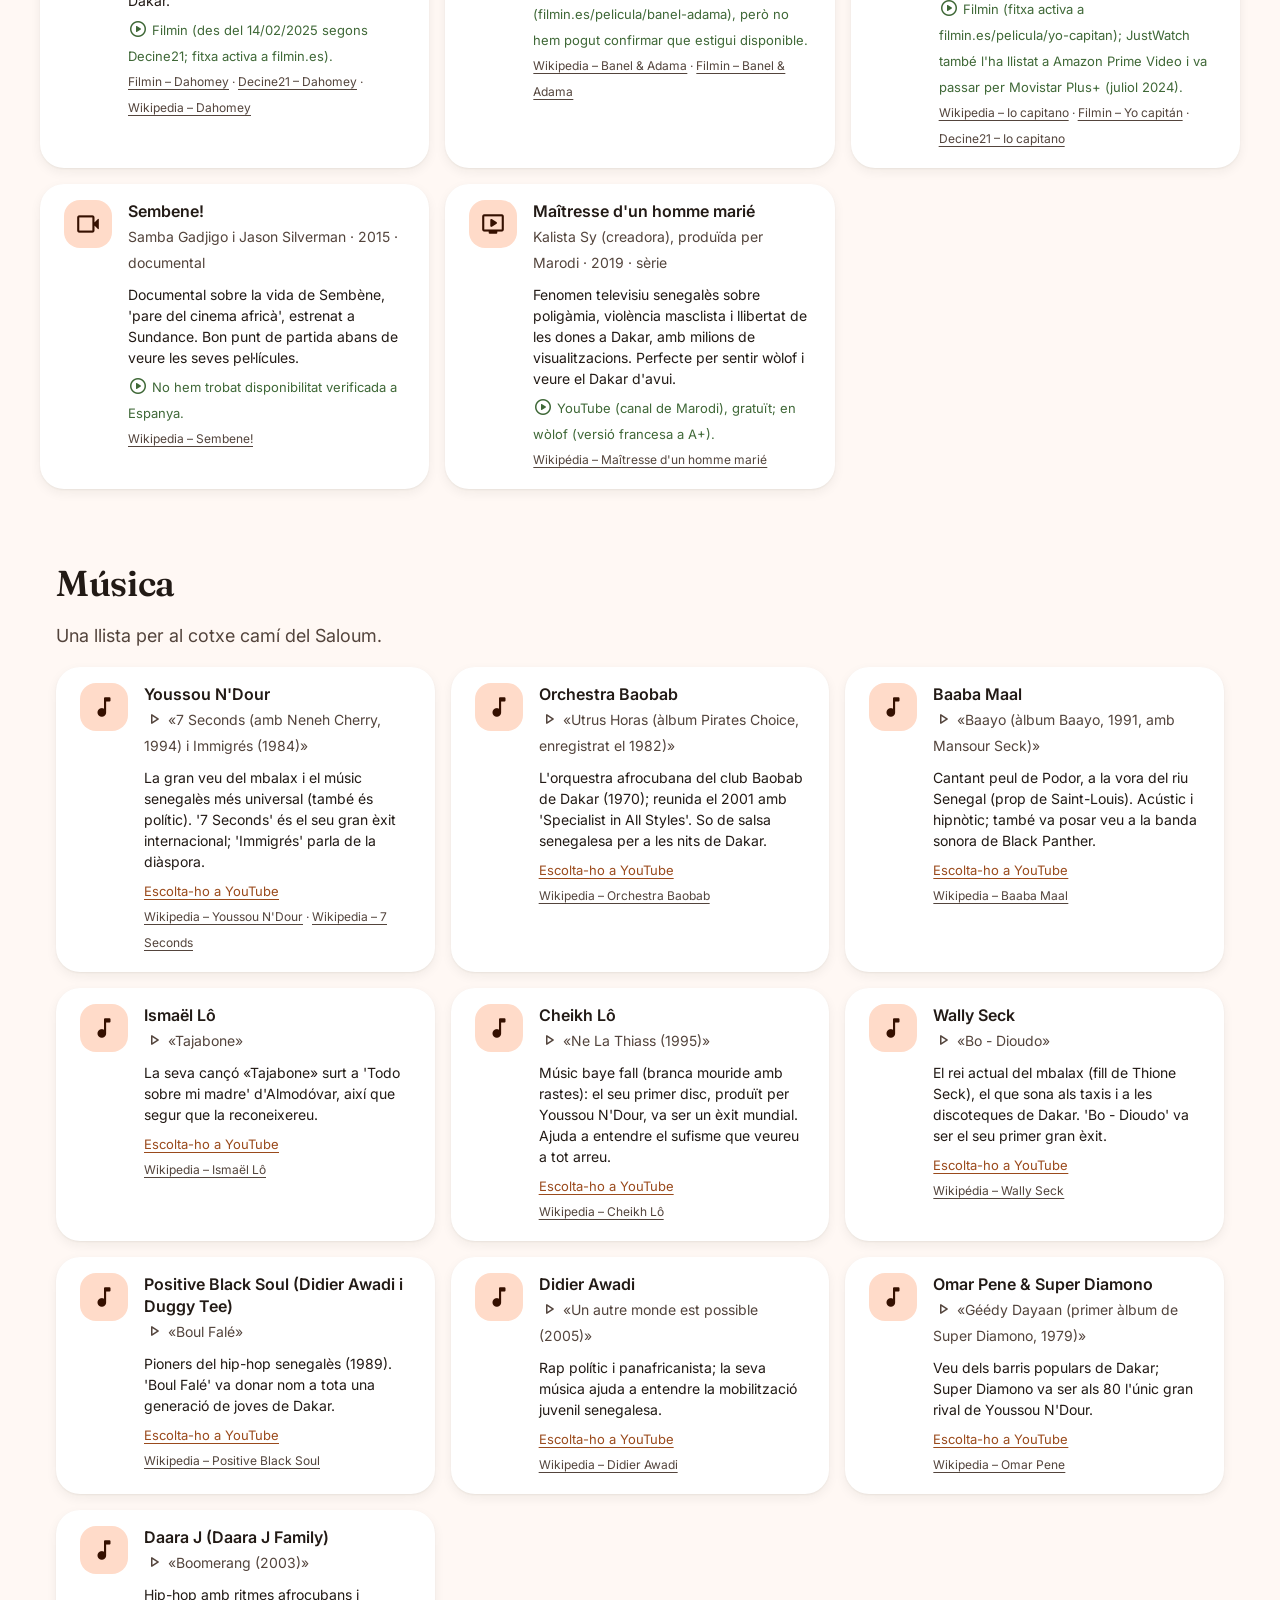
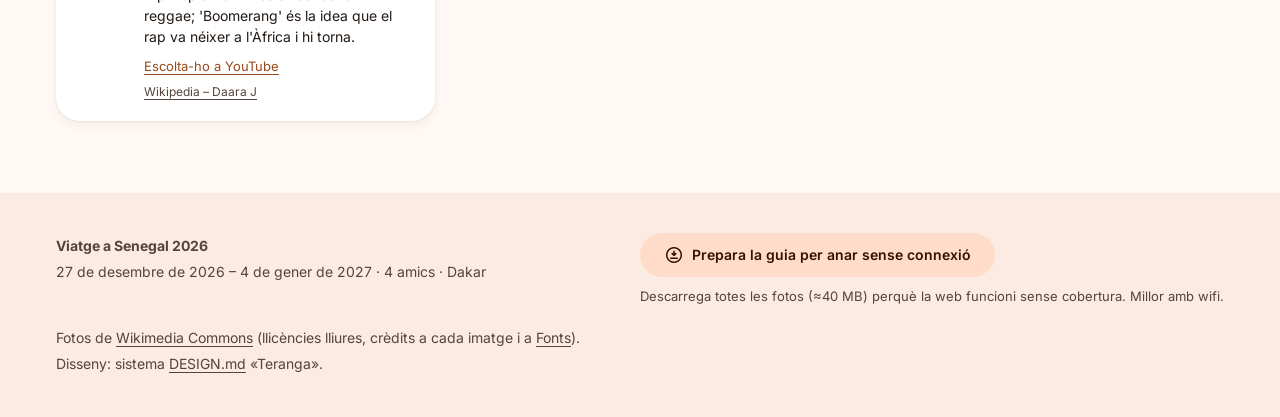
<file: cultura.html>
<!doctype html>
<html lang="ca">
<head>
<meta charset="utf-8">
<meta name="viewport" content="width=device-width, initial-scale=1">
<title>Llegir i mirar · Senegal 2026</title>
<meta name="description" content="Llibres, pel·lícules i música per preparar el viatge al Senegal.">
<meta name="theme-color" content="#9A4A1C">
<link rel="manifest" href="manifest.webmanifest">
<link rel="apple-touch-icon" href="assets/img/icon.png">
<meta name="apple-mobile-web-app-capable" content="yes">
<link rel="icon" href="data:image/svg+xml,<svg xmlns='http://www.w3.org/2000/svg' viewBox='0 0 100 100'><text y='.9em' font-size='90'>🌴</text></svg>">
<link rel="preconnect" href="https://fonts.googleapis.com">
<link rel="preconnect" href="https://fonts.gstatic.com" crossorigin>
<link href="https://fonts.googleapis.com/css2?family=Fraunces:opsz,wght@9..144,600;9..144,700&family=Inter:wght@400;500;600;700&display=swap" rel="stylesheet">
<link href="https://fonts.googleapis.com/css2?family=Material+Symbols+Rounded:opsz,wght,FILL,GRAD@20..48,400,0..1,0&display=block" rel="stylesheet">
<link rel="stylesheet" href="assets/css/style.css">
</head>
<body data-page="cultura">
<main>

<div class="container page-hero">
  <span class="label">Abans de marxar</span>
  <h1>Llegir, mirar i escoltar</h1>
  <p class="lead">Novel·les, cinema i música per arribar-hi amb el cap ja al Senegal. Hi indiquem si hi ha traducció al català o al castellà.</p>
  <div class="toc"><a class="chip" href="#s-llibres"><span class="msym">menu_book</span> Llibres</a><a class="chip" href="#s-pellicules"><span class="msym">movie</span> Pel·lícules i sèries</a><a class="chip" href="#s-musica"><span class="msym">music_note</span> Música</a></div>
</div>
<section class="container" id="s-llibres" style="scroll-margin-top:80px"><h2>Llibres</h2><div class="media-list" id="llibres"></div></section>
<section class="container section" id="s-pellicules" style="scroll-margin-top:80px"><h2>Pel·lícules, documentals i sèries</h2><div class="media-list" id="pellicules"></div></section>
<section class="container" id="s-musica" style="scroll-margin-top:80px"><h2>Música</h2><p class="lead">Una llista per al cotxe camí del Saloum.</p><div class="media-list" id="musica"></div></section>
</main>
<script src="assets/js/app.js"></script>
</body>
</html>
</file>
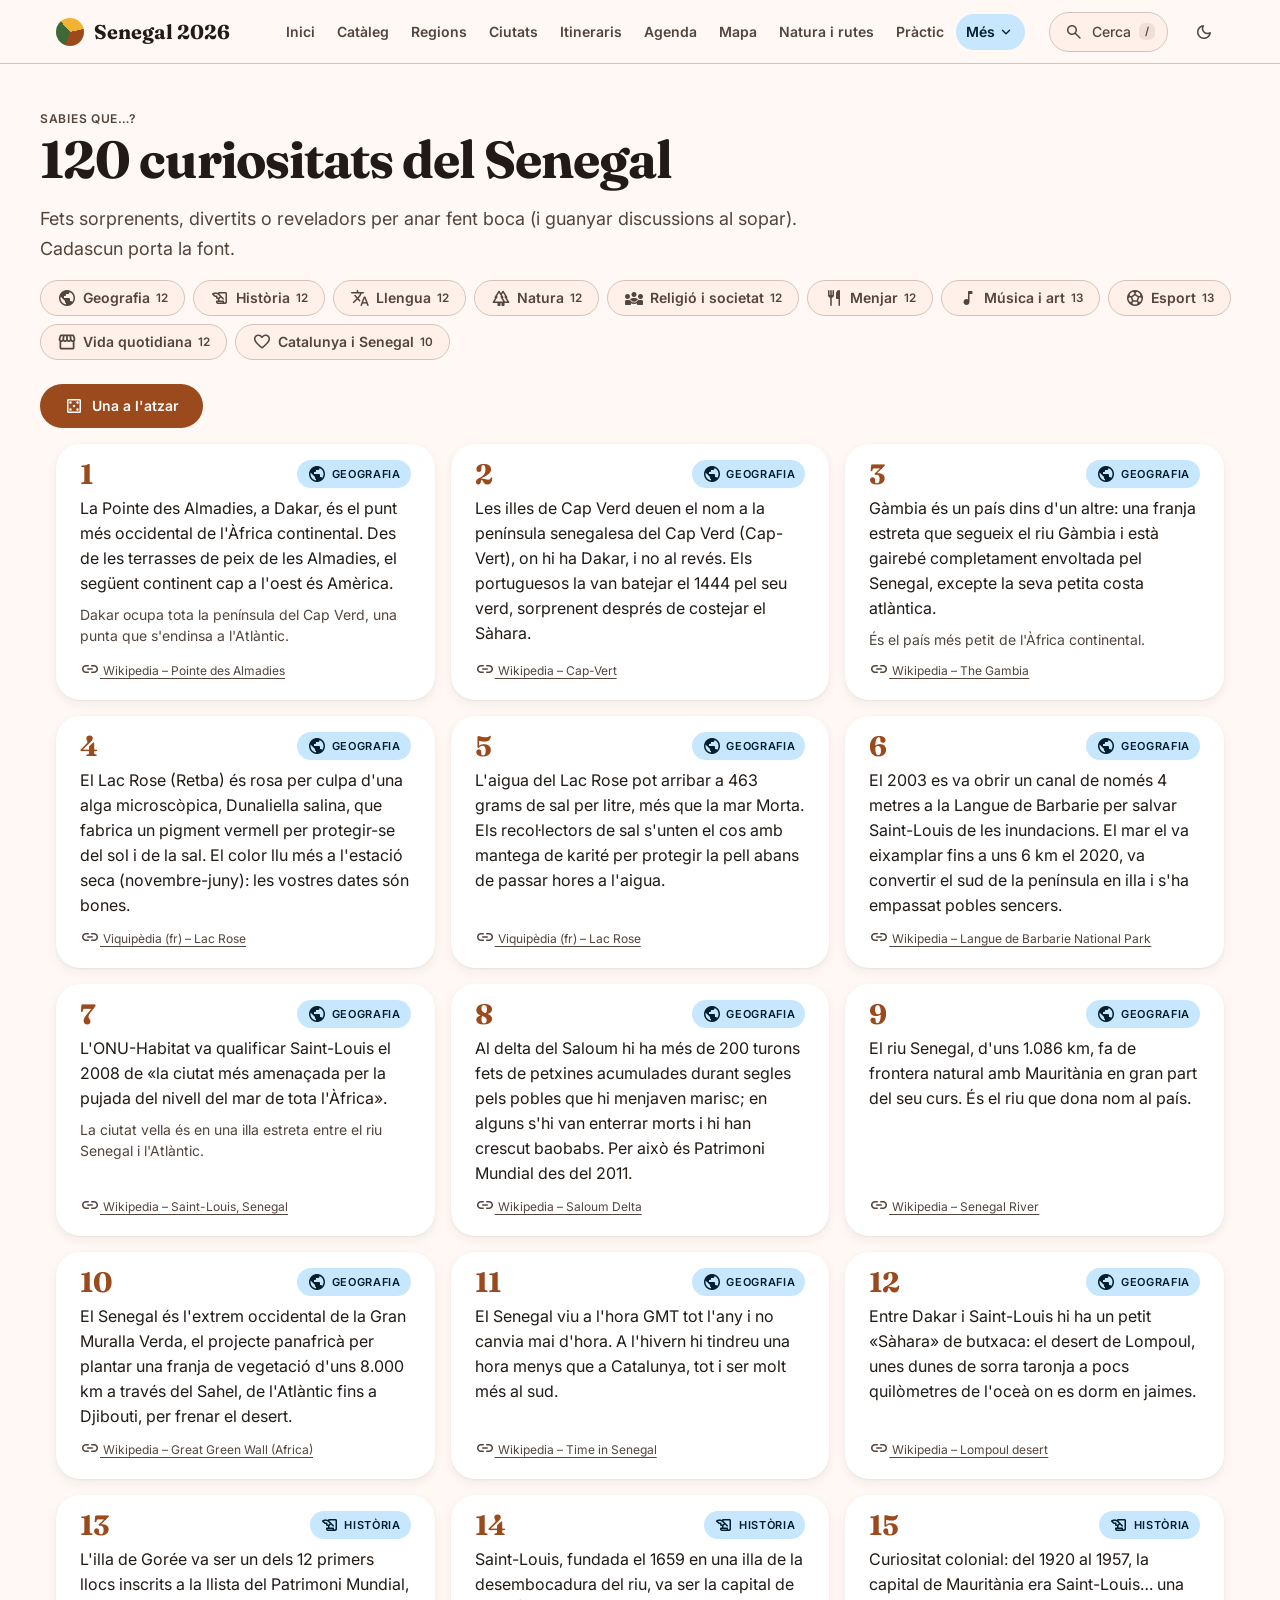
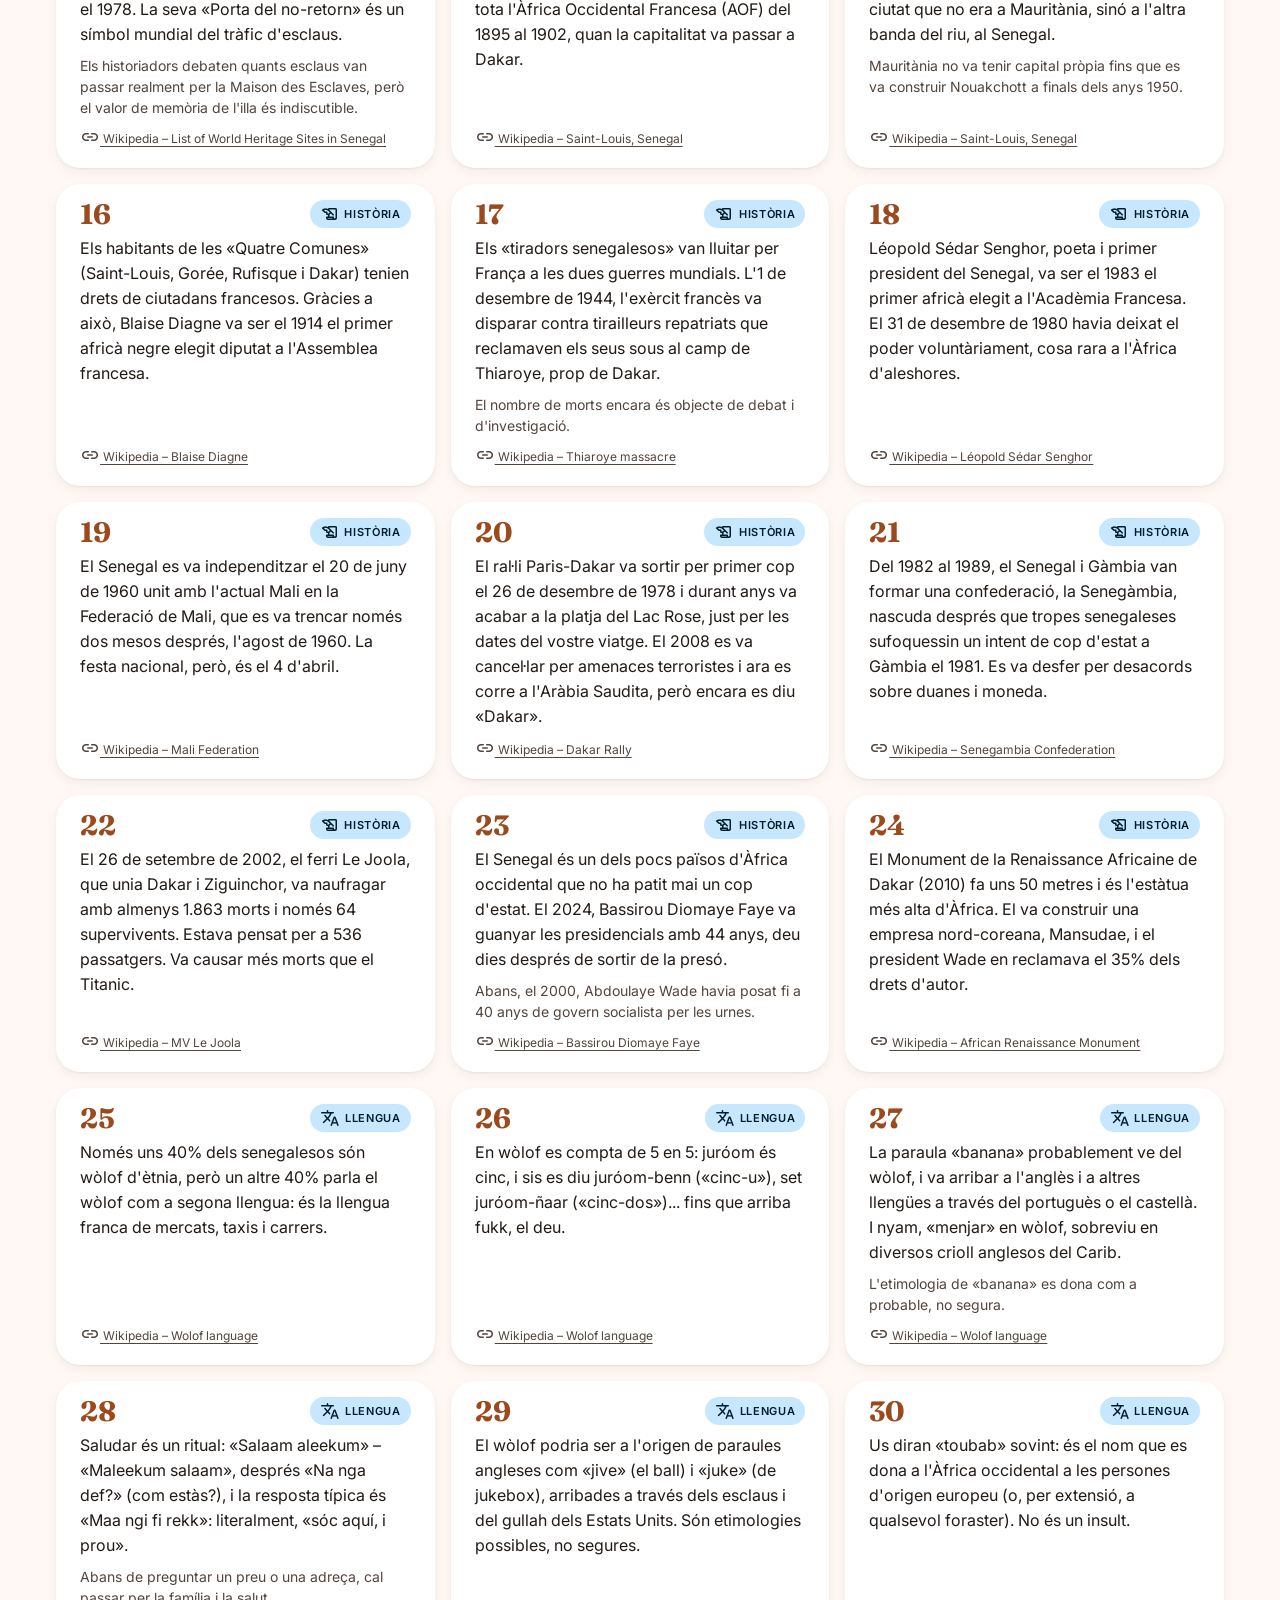
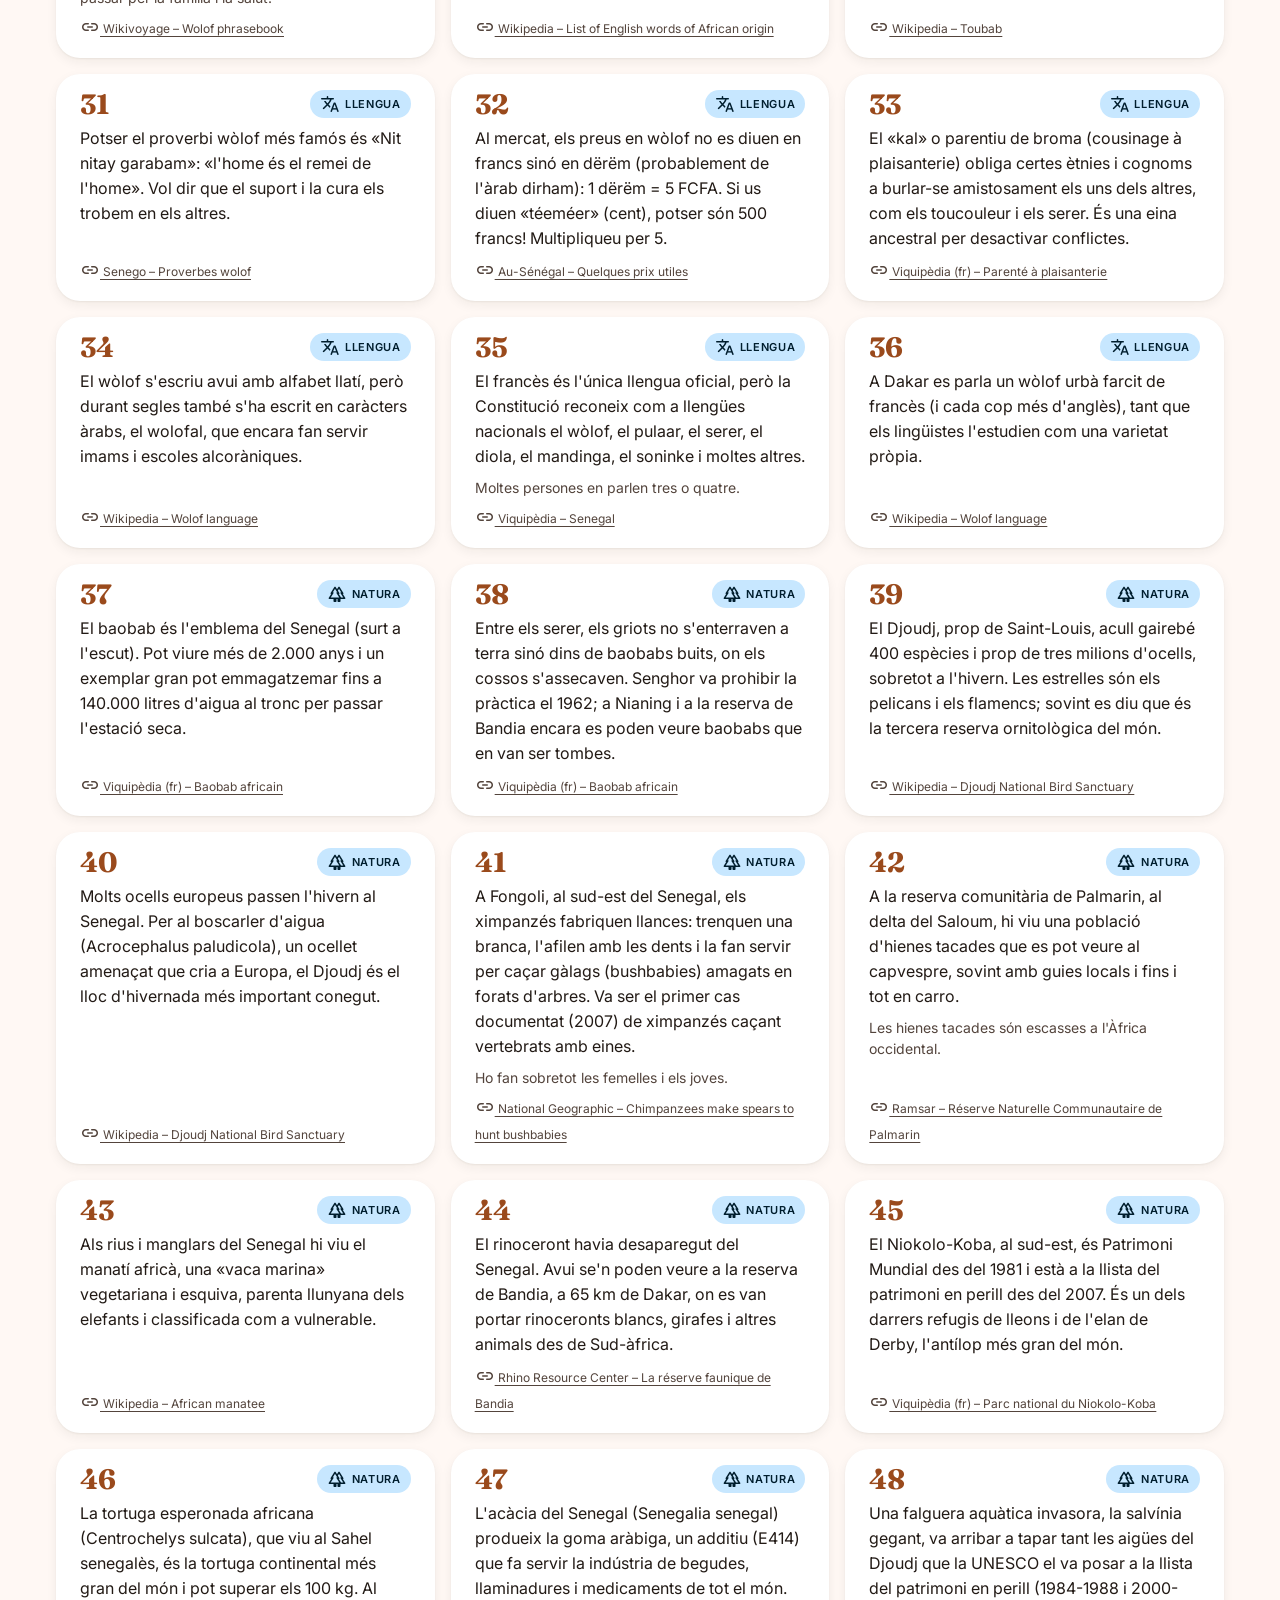
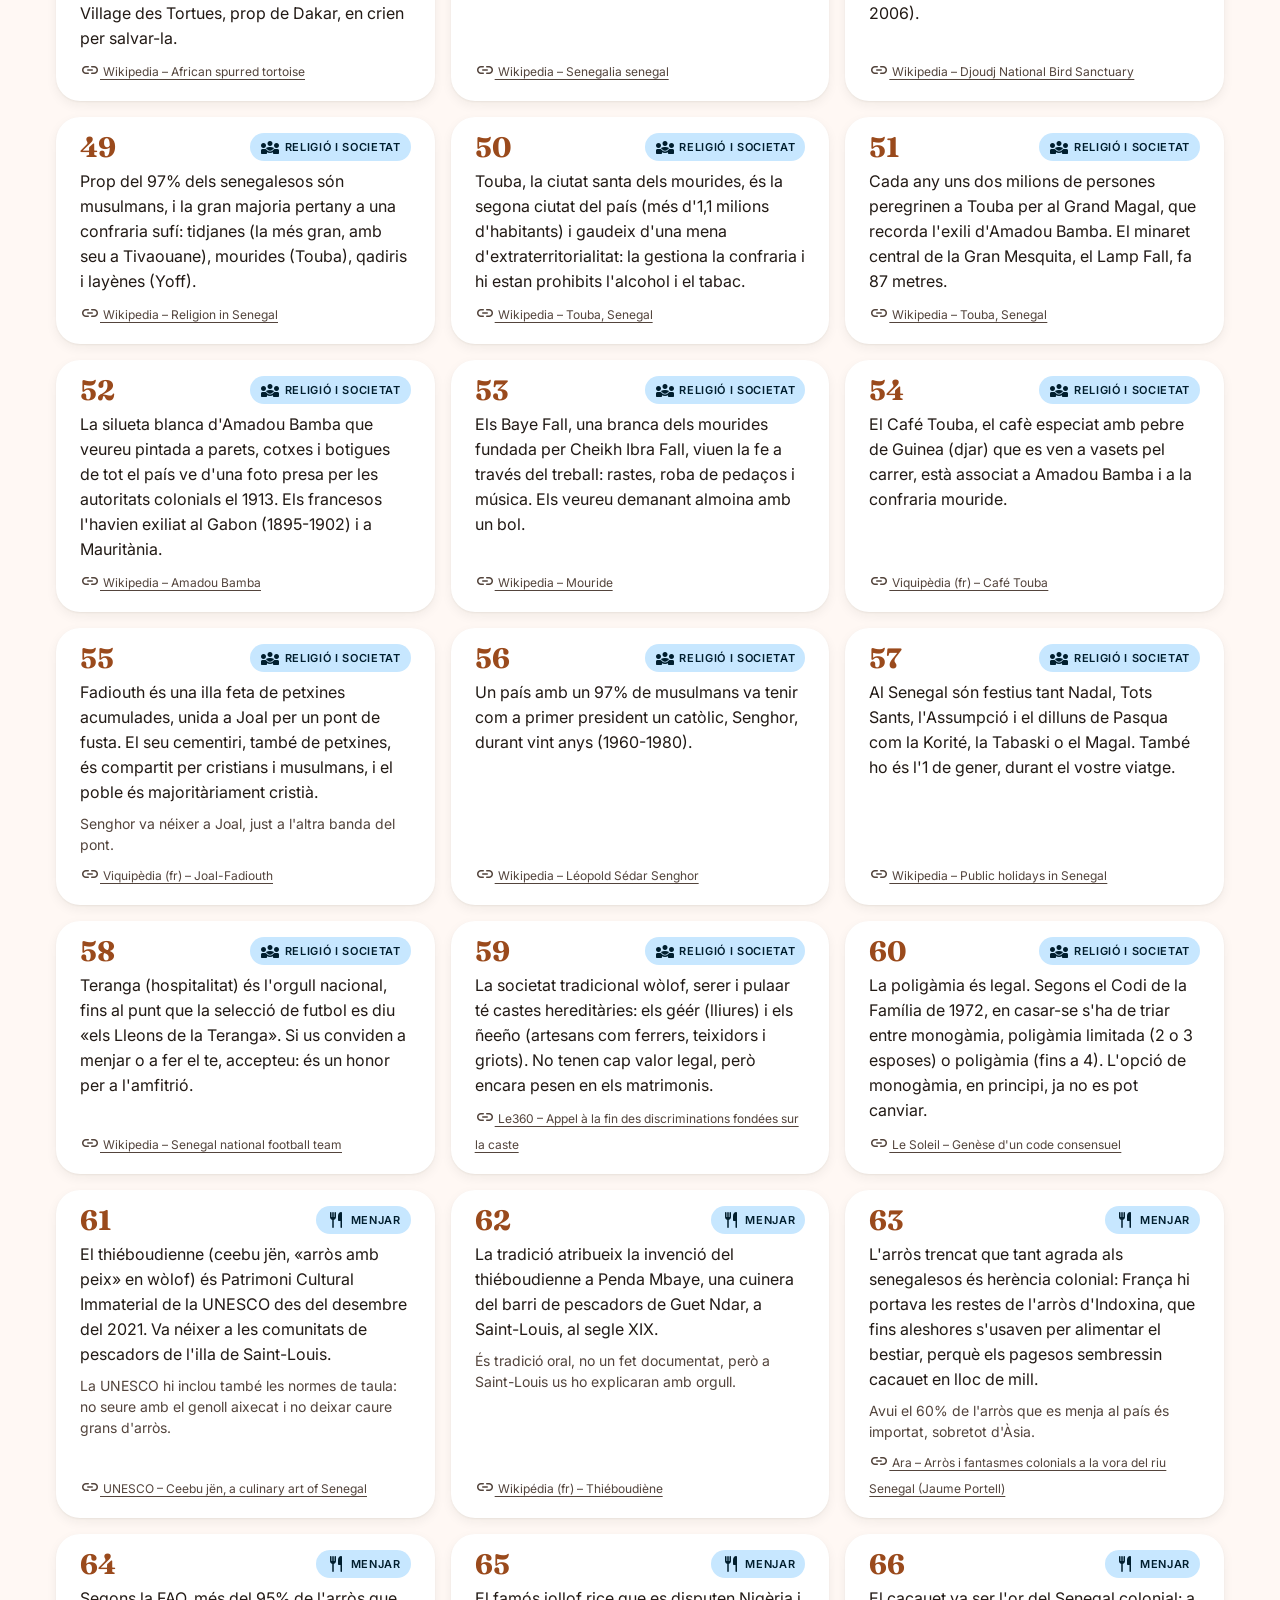
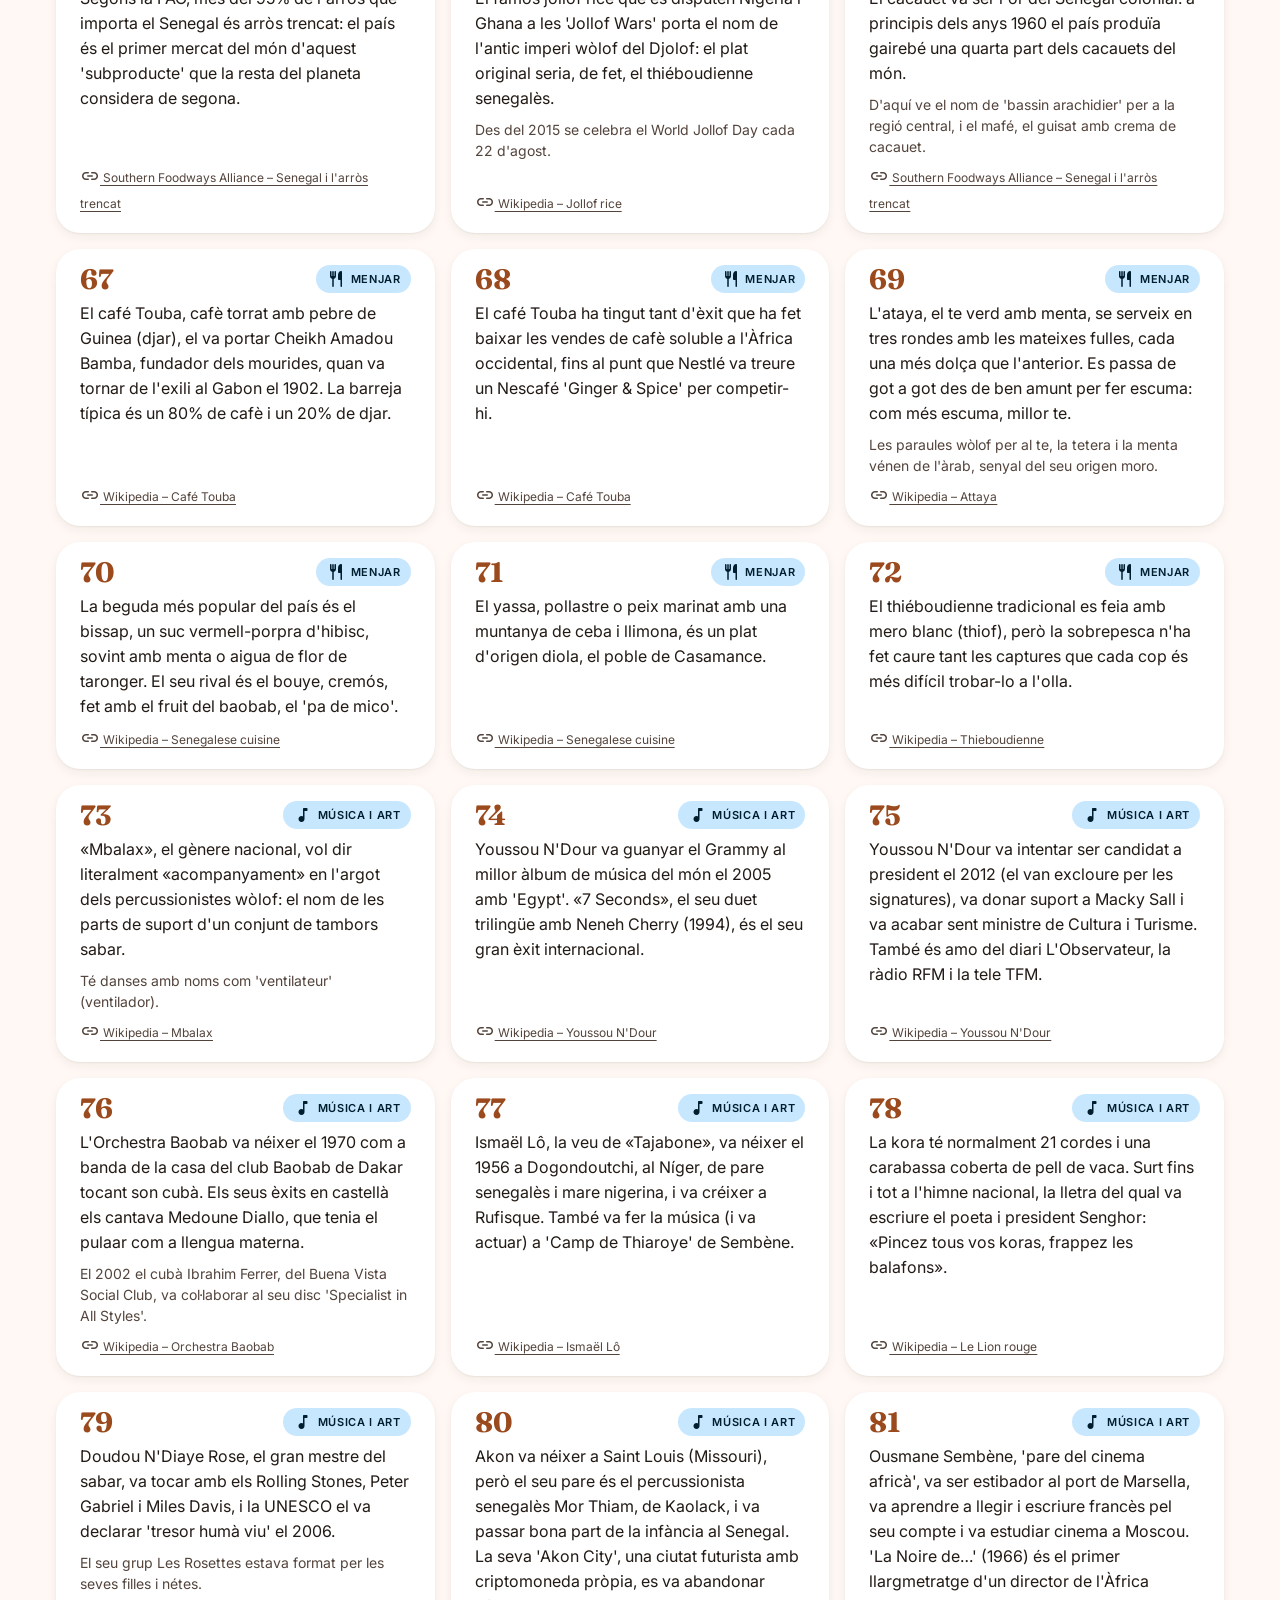
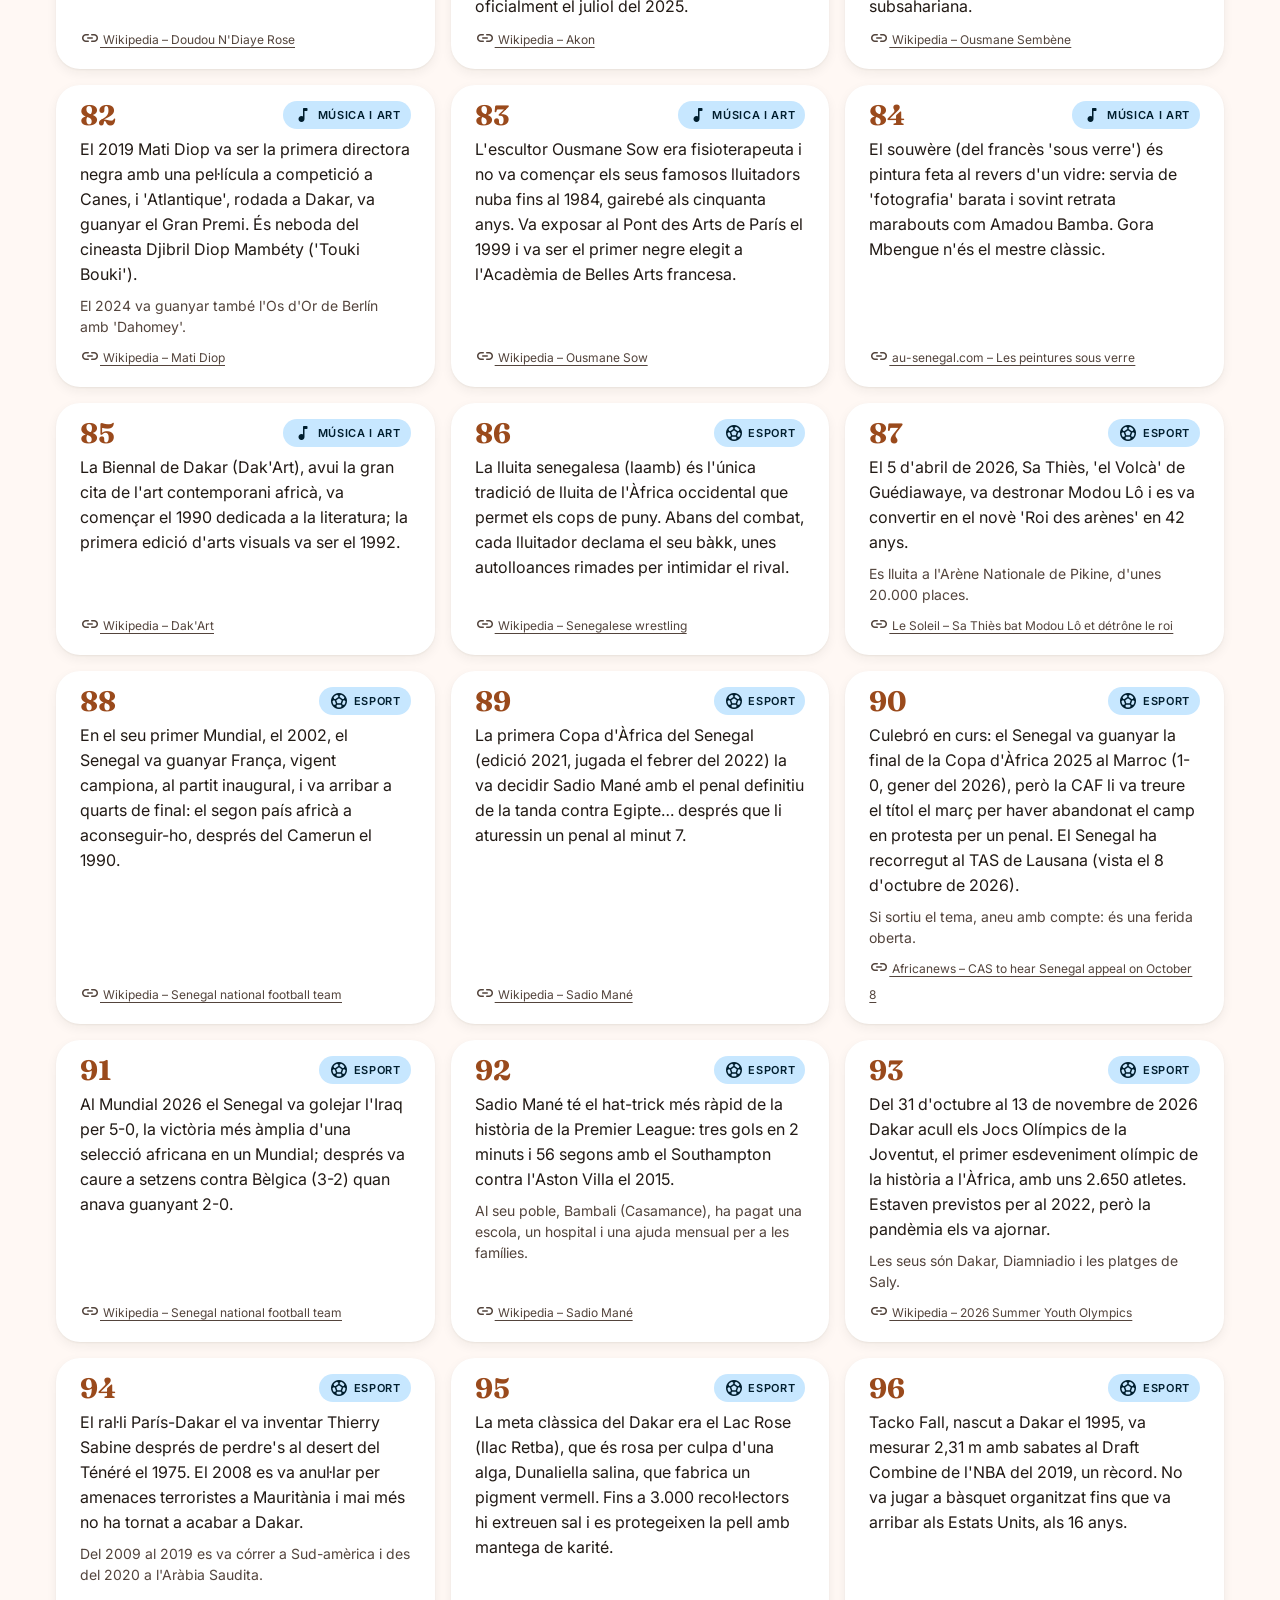
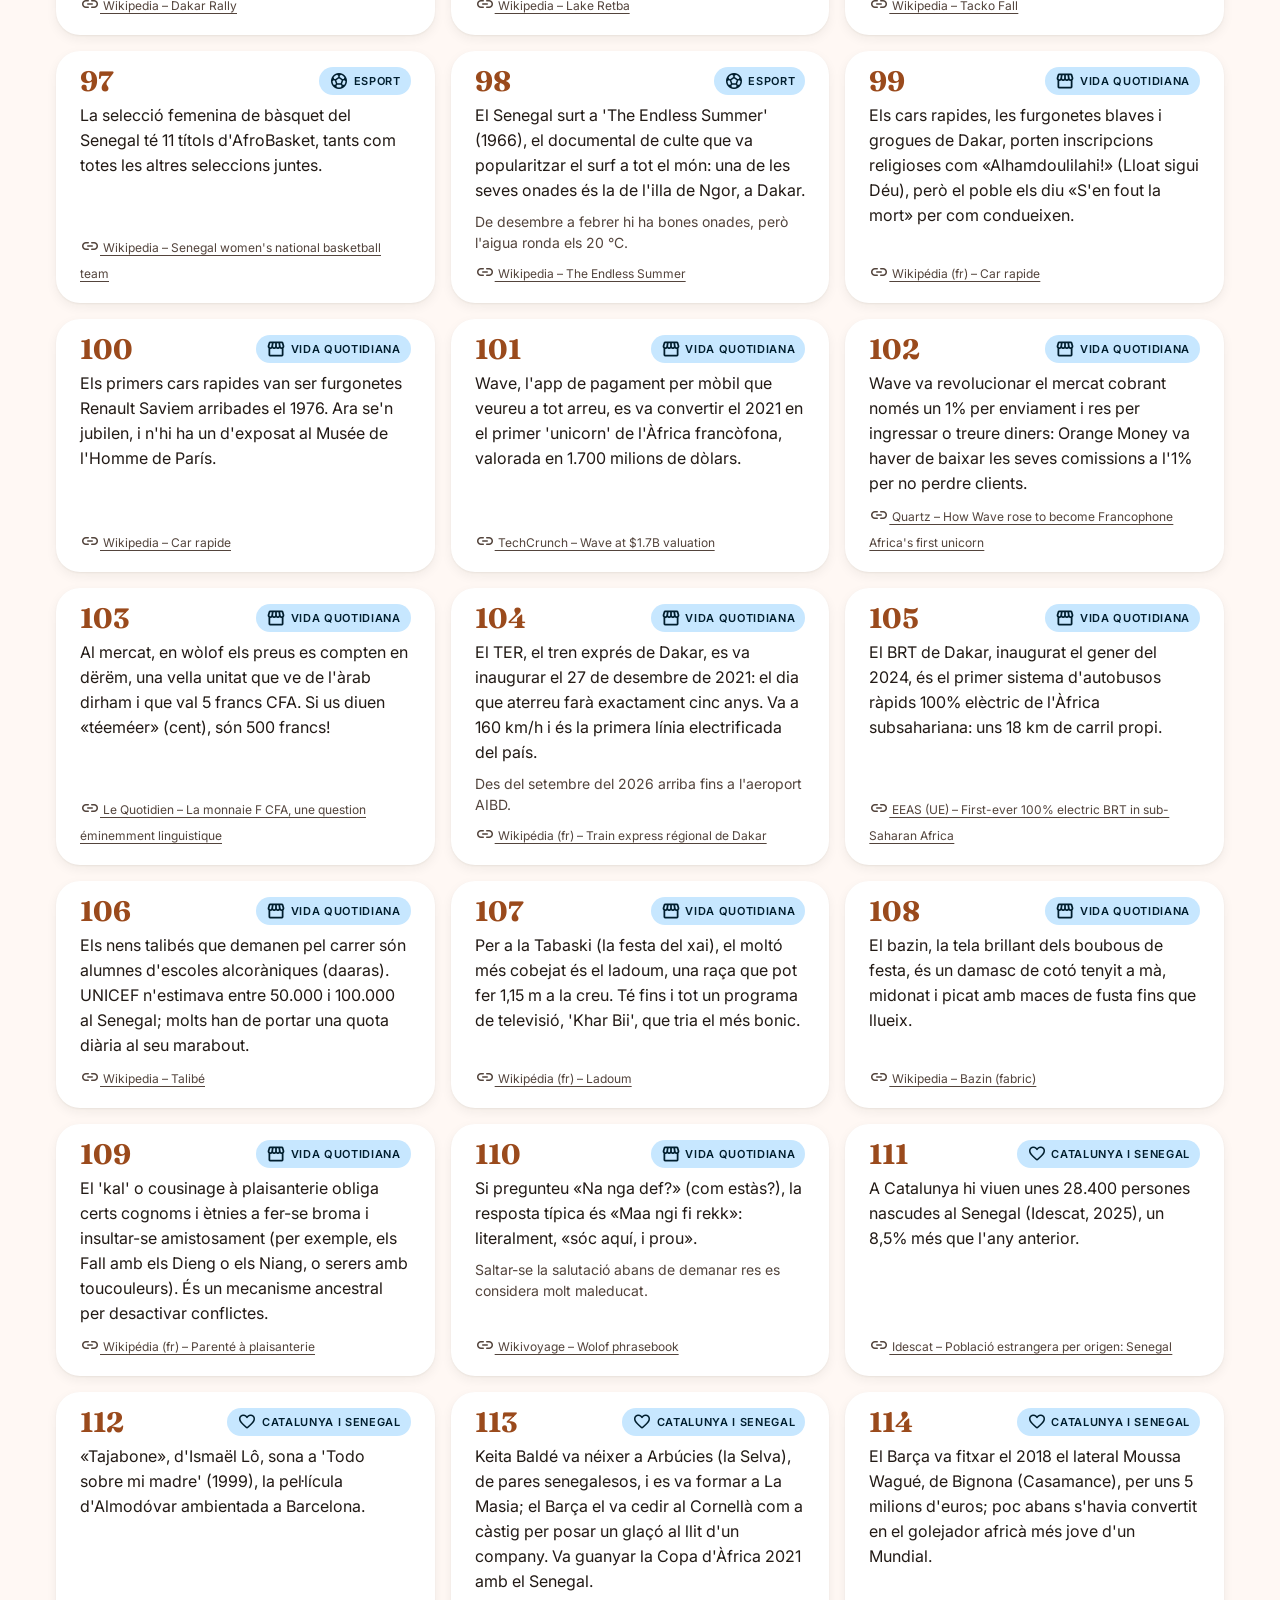
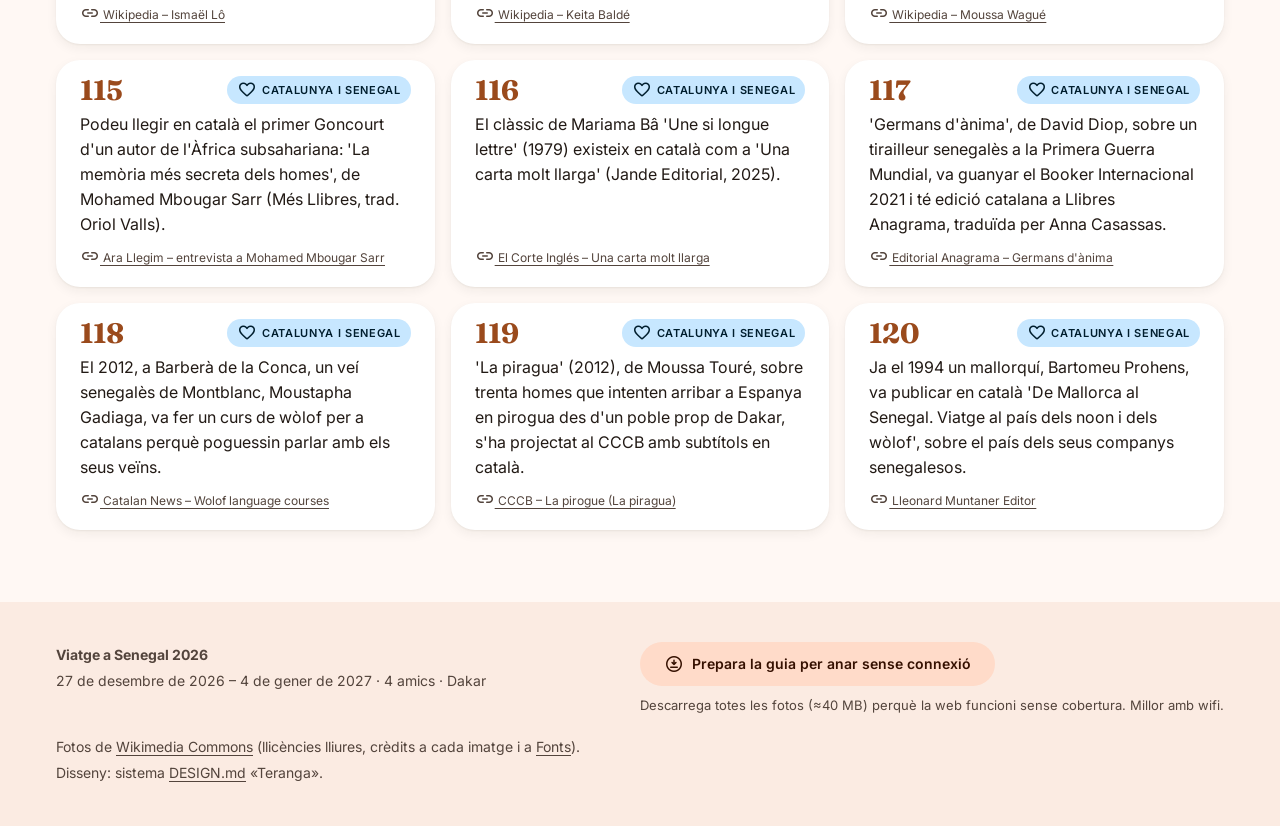
<file: curiositats.html>
<!doctype html>
<html lang="ca">
<head>
<meta charset="utf-8">
<meta name="viewport" content="width=device-width, initial-scale=1">
<title>Curiositats · Senegal 2026</title>
<meta name="description" content="Més de cent fets curiosos sobre el Senegal: geografia, història, llengua, natura, menjar, música, esport i vida quotidiana.">
<meta name="theme-color" content="#9A4A1C">
<link rel="manifest" href="manifest.webmanifest">
<link rel="apple-touch-icon" href="assets/img/icon.png">
<meta name="apple-mobile-web-app-capable" content="yes">
<link rel="icon" href="data:image/svg+xml,<svg xmlns='http://www.w3.org/2000/svg' viewBox='0 0 100 100'><text y='.9em' font-size='90'>🌴</text></svg>">
<link rel="preconnect" href="https://fonts.googleapis.com">
<link rel="preconnect" href="https://fonts.gstatic.com" crossorigin>
<link href="https://fonts.googleapis.com/css2?family=Fraunces:opsz,wght@9..144,600;9..144,700&family=Inter:wght@400;500;600;700&display=swap" rel="stylesheet">
<link href="https://fonts.googleapis.com/css2?family=Material+Symbols+Rounded:opsz,wght,FILL,GRAD@20..48,400,0..1,0&display=block" rel="stylesheet">
<link rel="stylesheet" href="assets/css/style.css">
</head>
<body data-page="curiositats">
<main>

<div class="container page-hero">
  <span class="label">Sabies que…?</span>
  <h1><span id="n-fets">100</span> curiositats del Senegal</h1>
  <p class="lead">Fets sorprenents, divertits o reveladors per anar fent boca (i guanyar discussions al sopar). Cadascun porta la font.</p>
  <div class="toc" id="f-filters"></div>
  <button class="btn btn-primary" id="random-fet" type="button"><span class="msym">casino</span> Una a l'atzar</button>
</div>
<div class="container"><div class="facts-grid" id="fets"></div></div>
</main>
<script src="assets/js/app.js"></script>
</body>
</html>
</file>
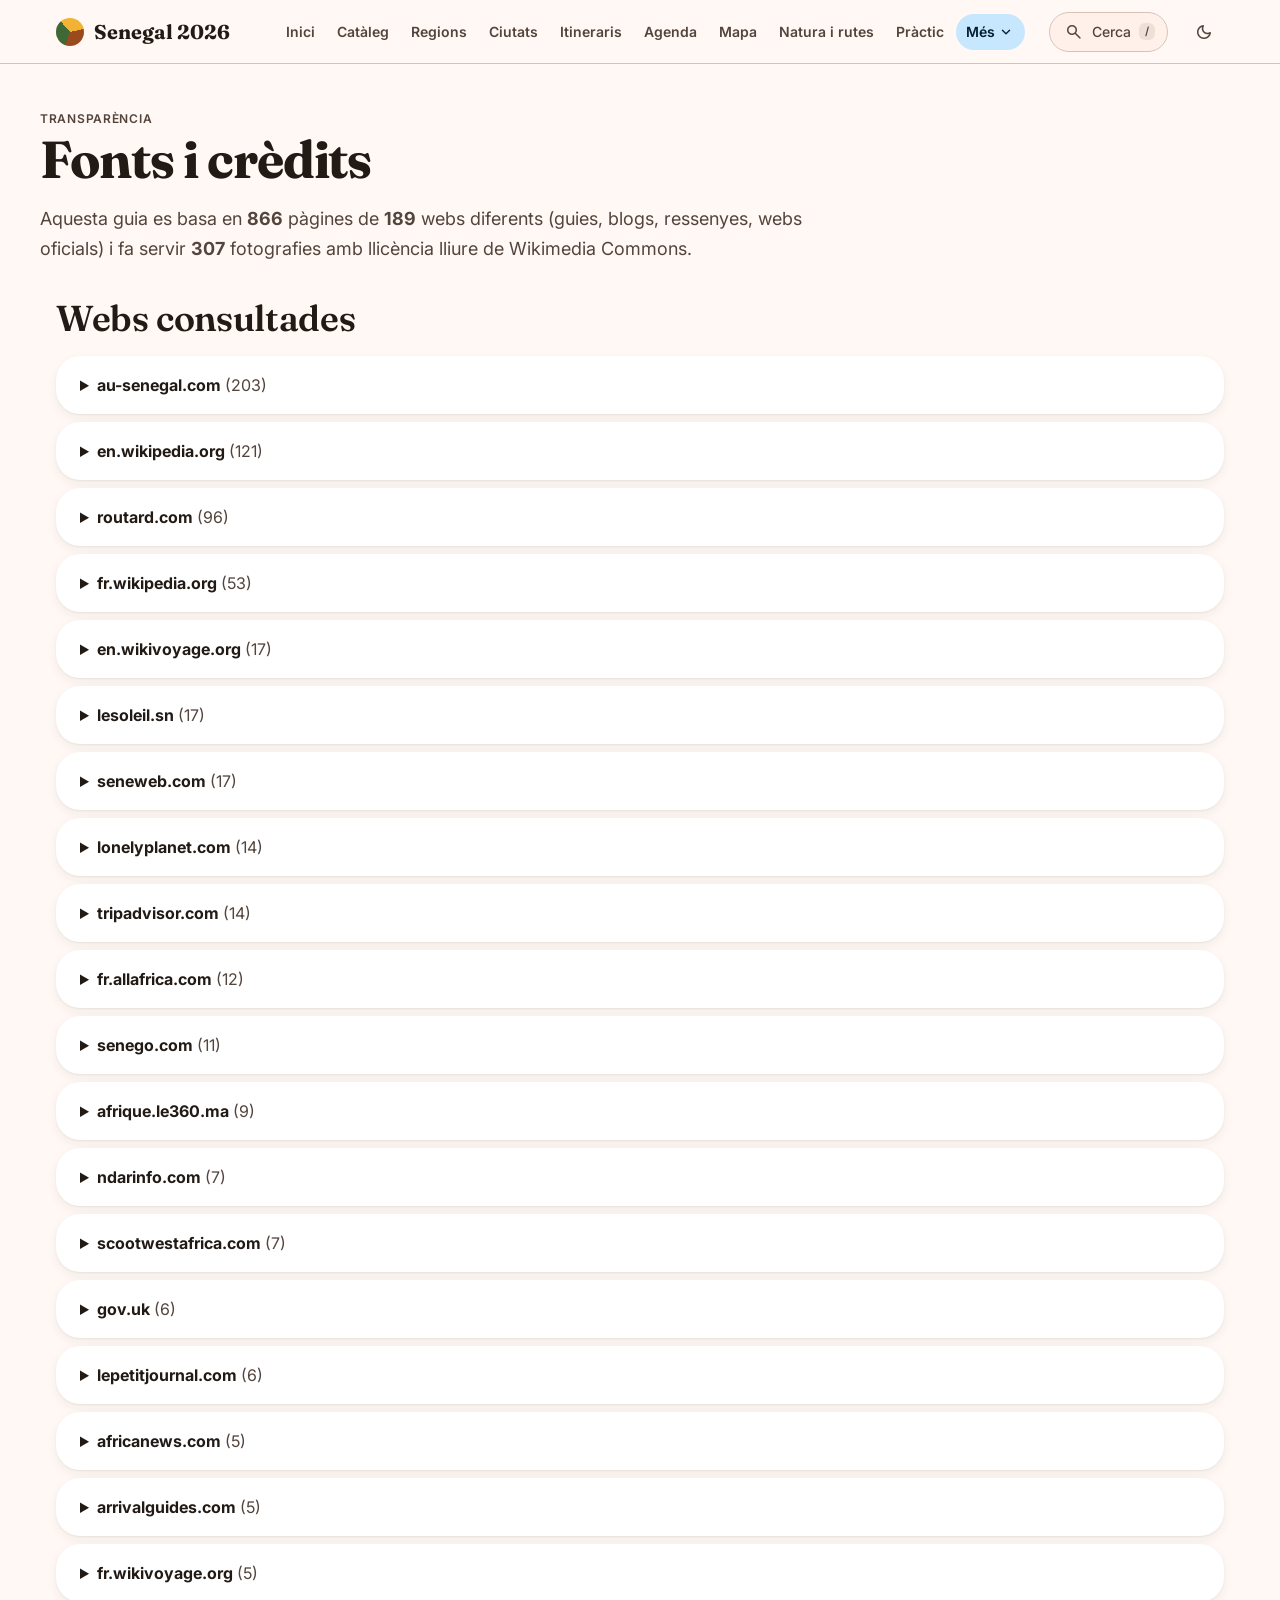
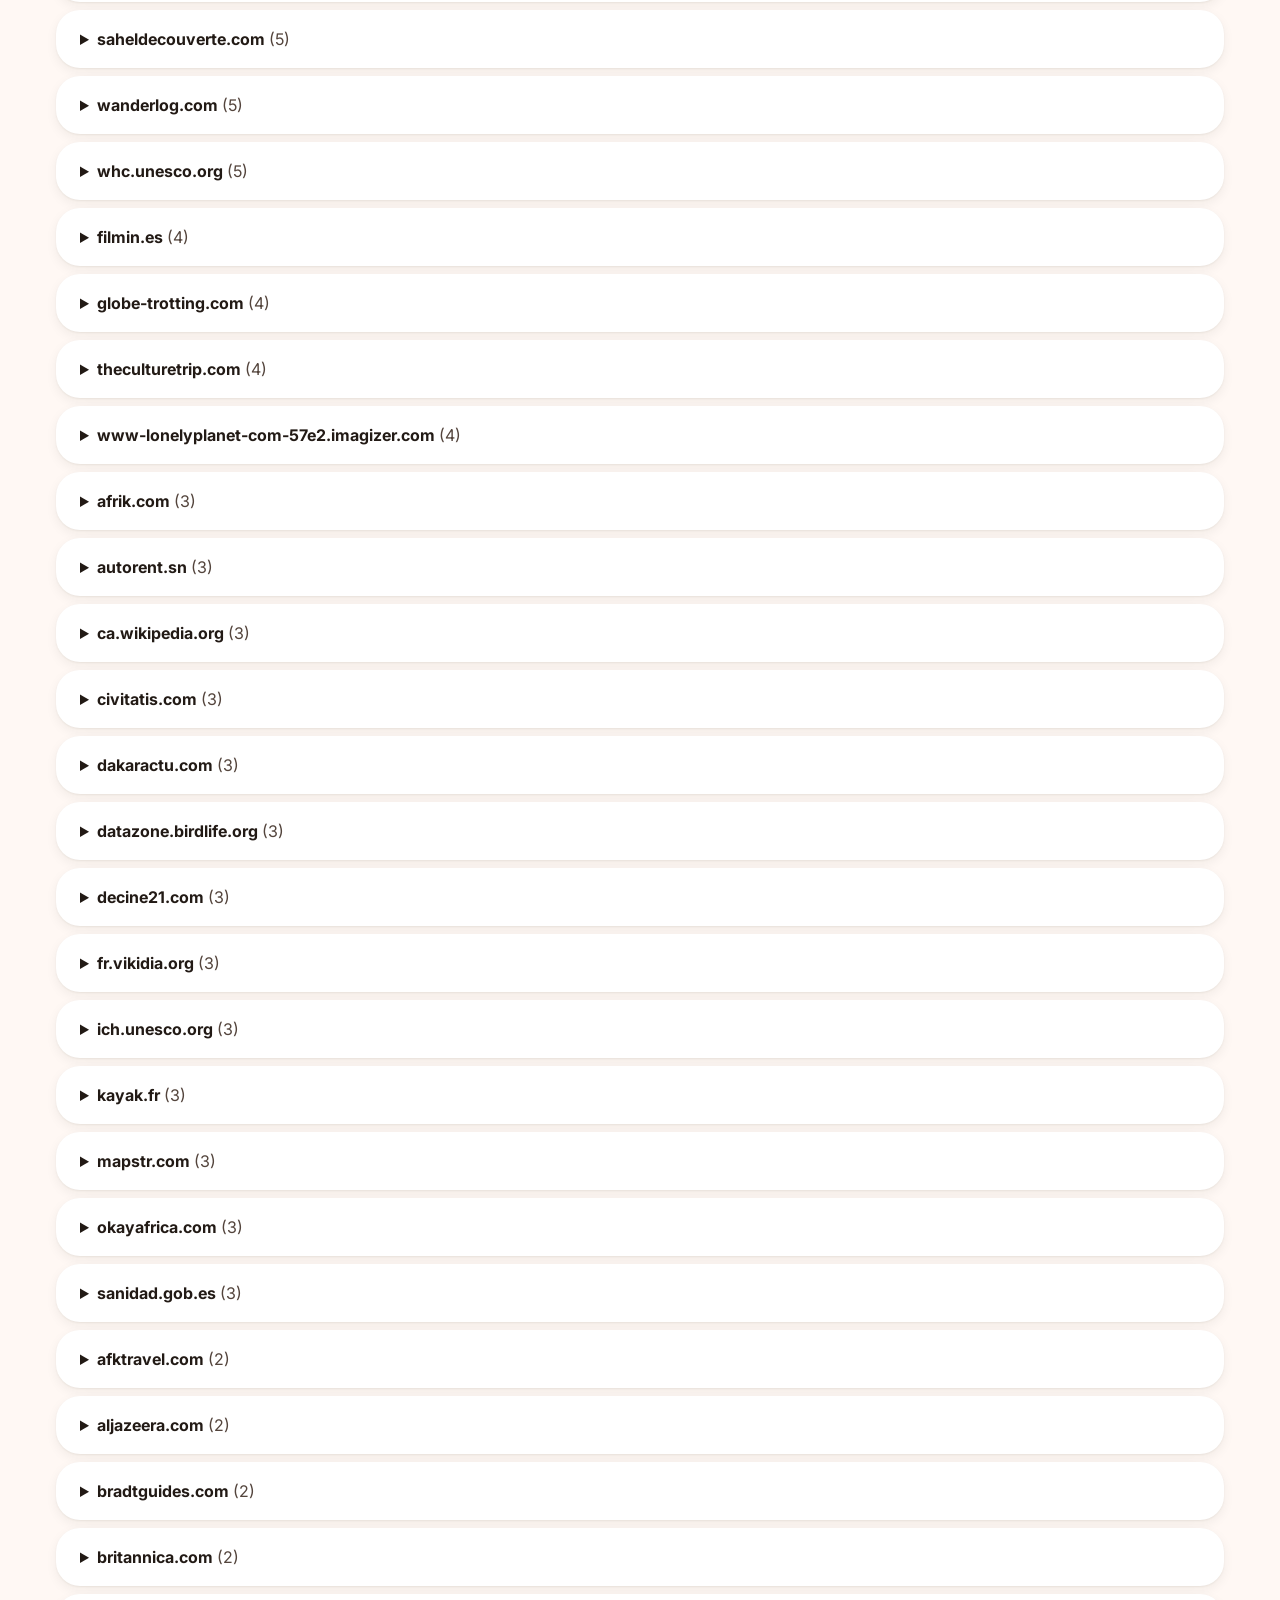
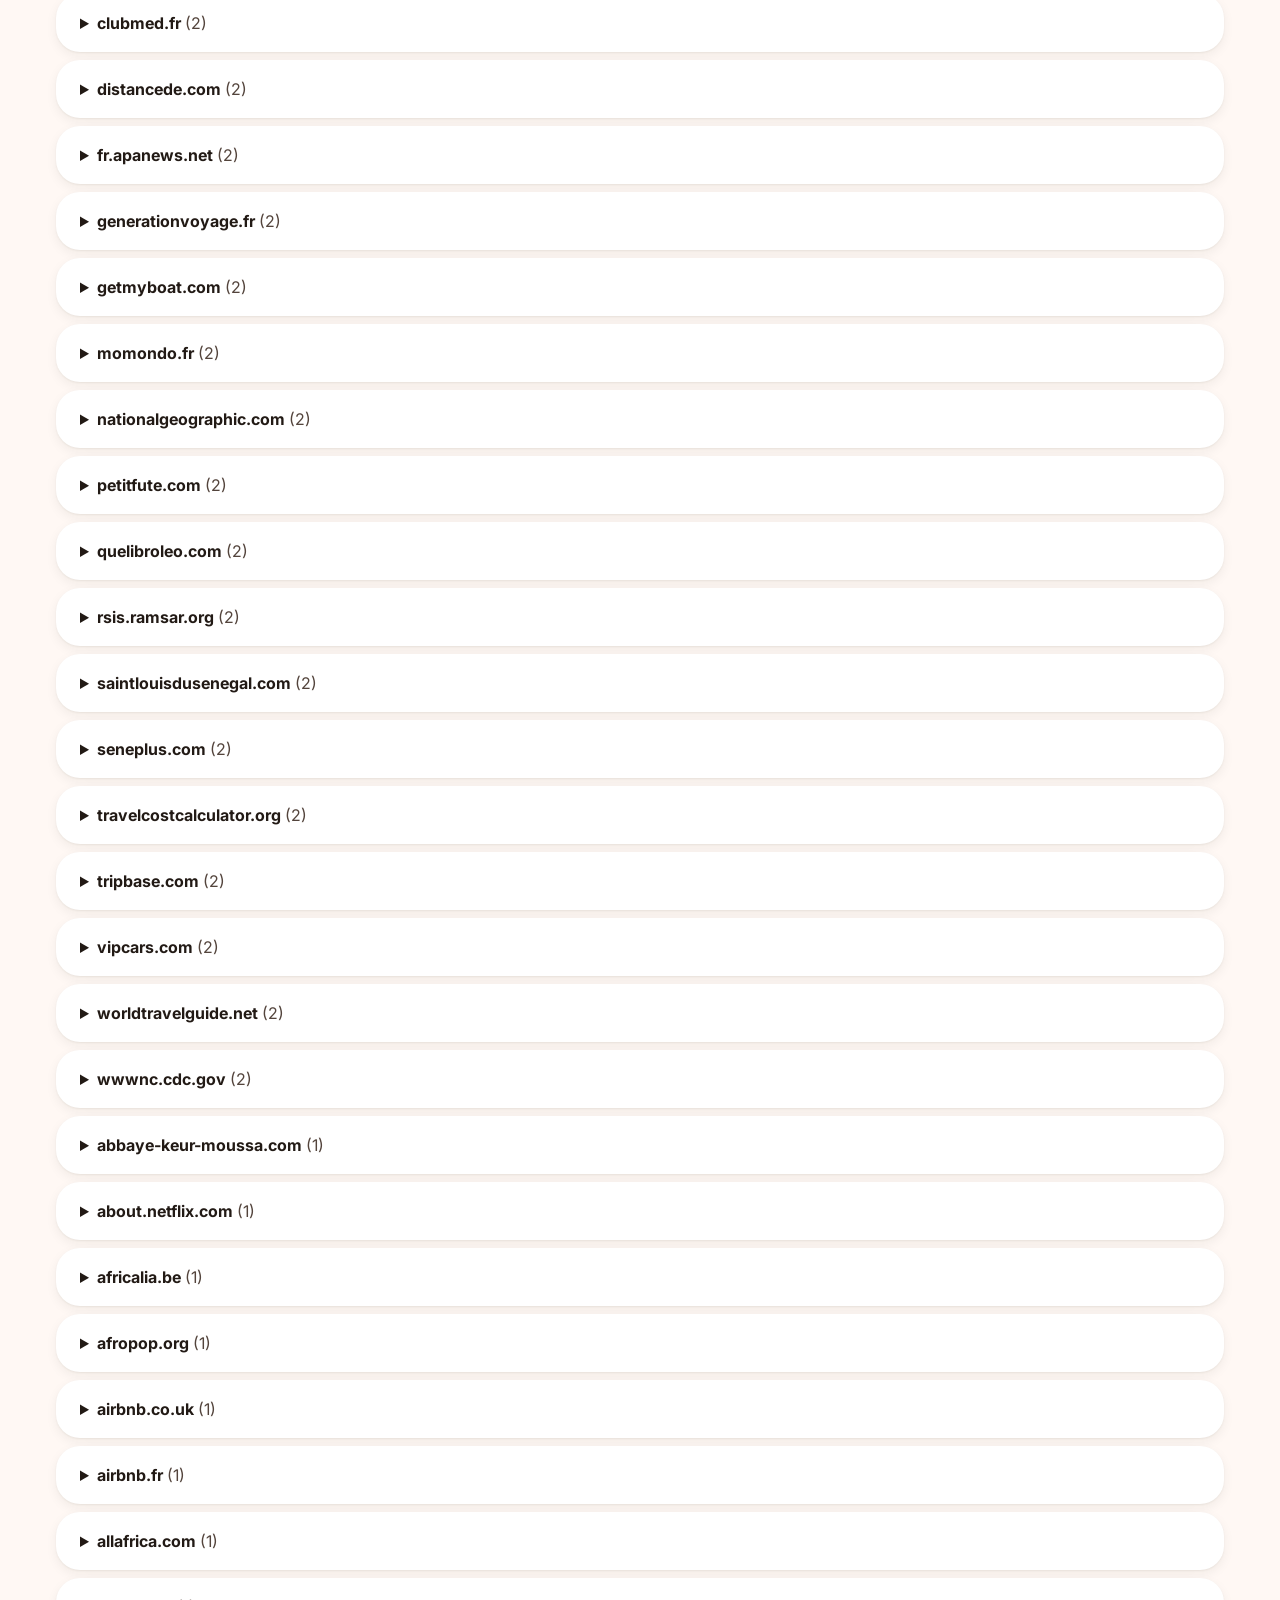
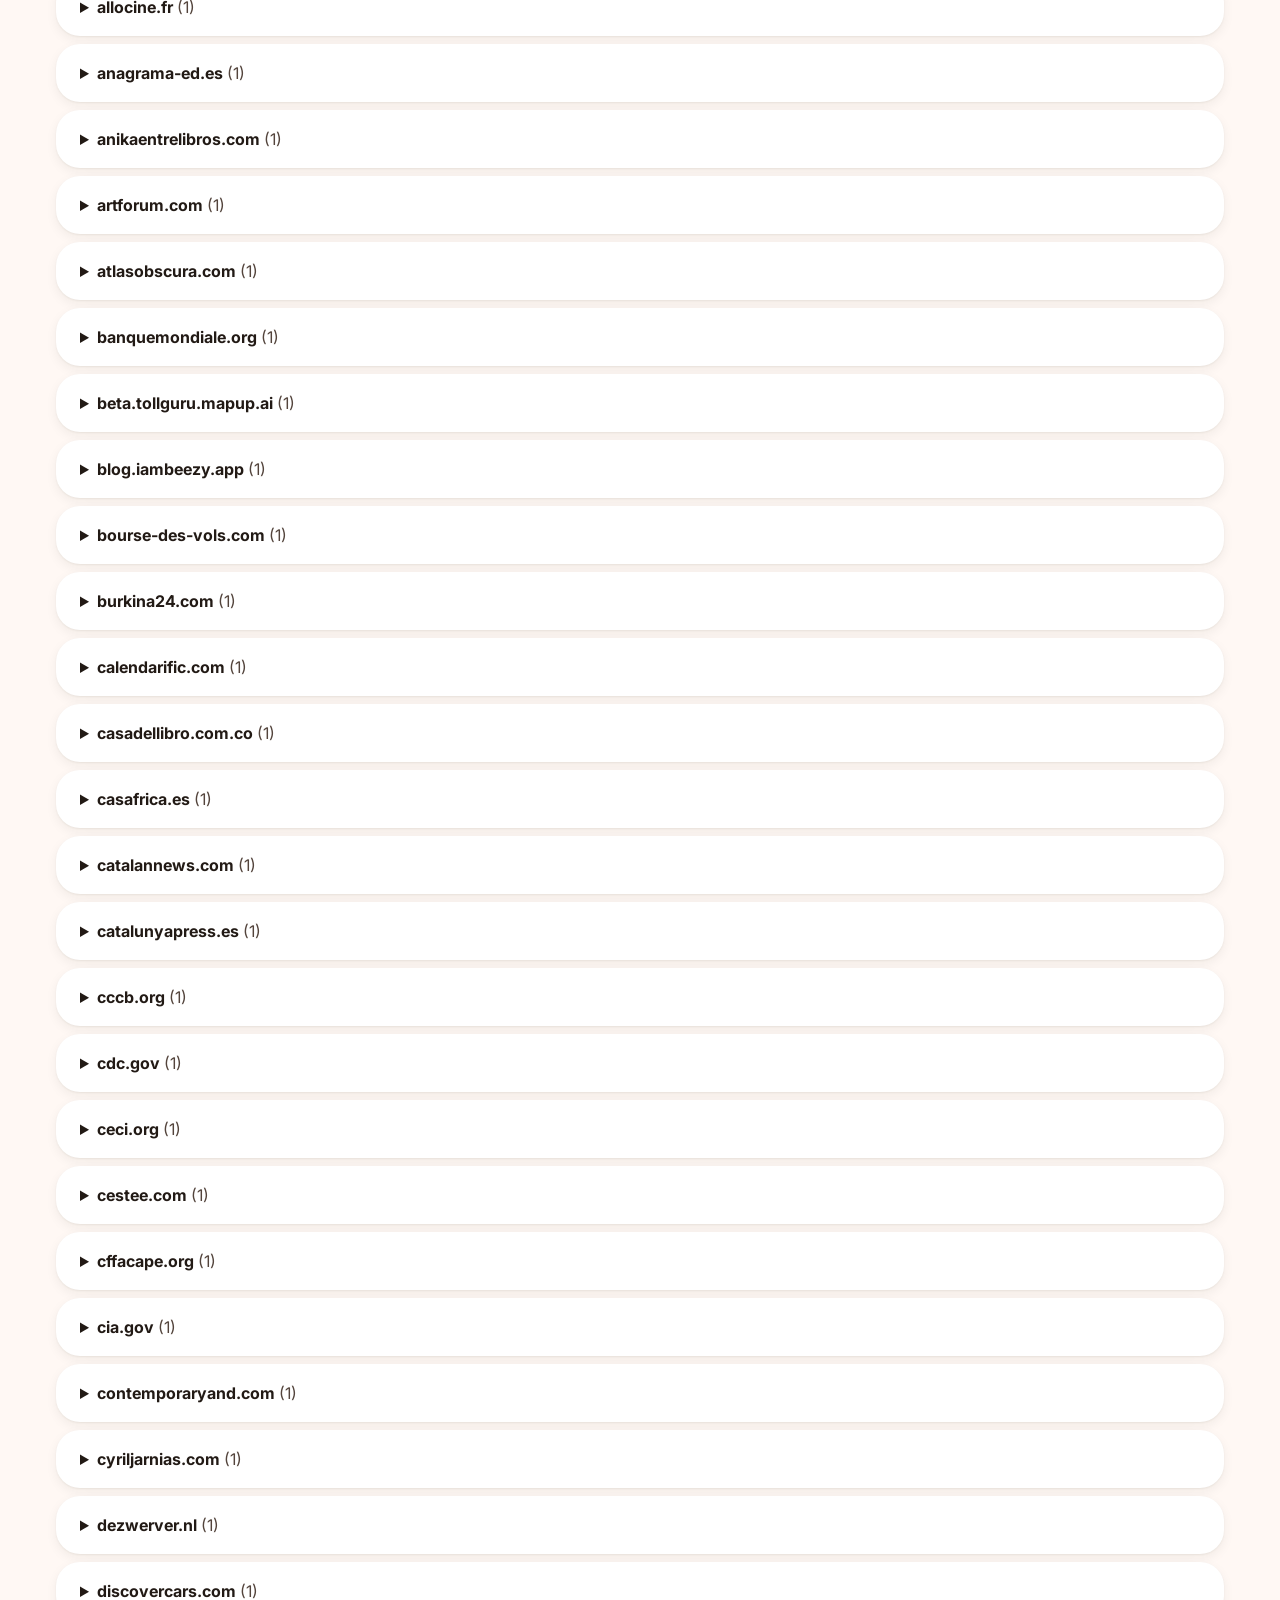
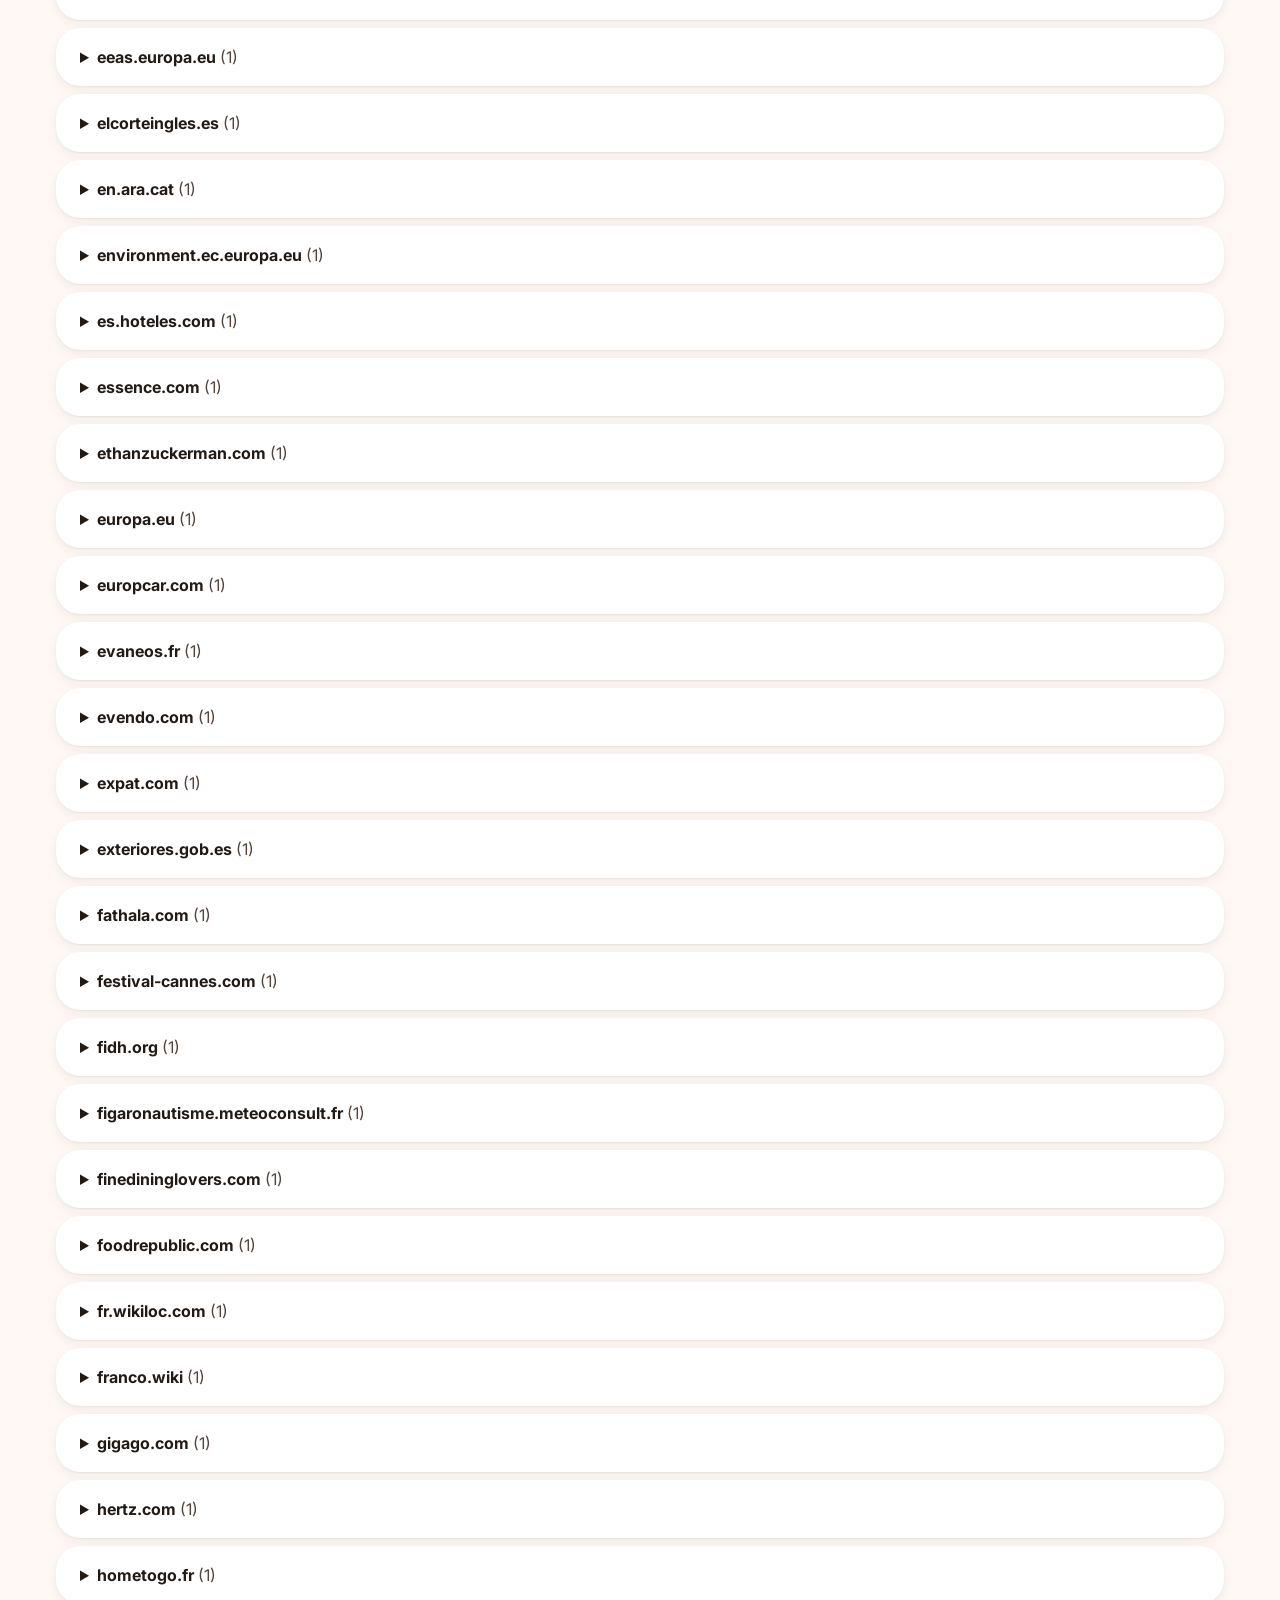
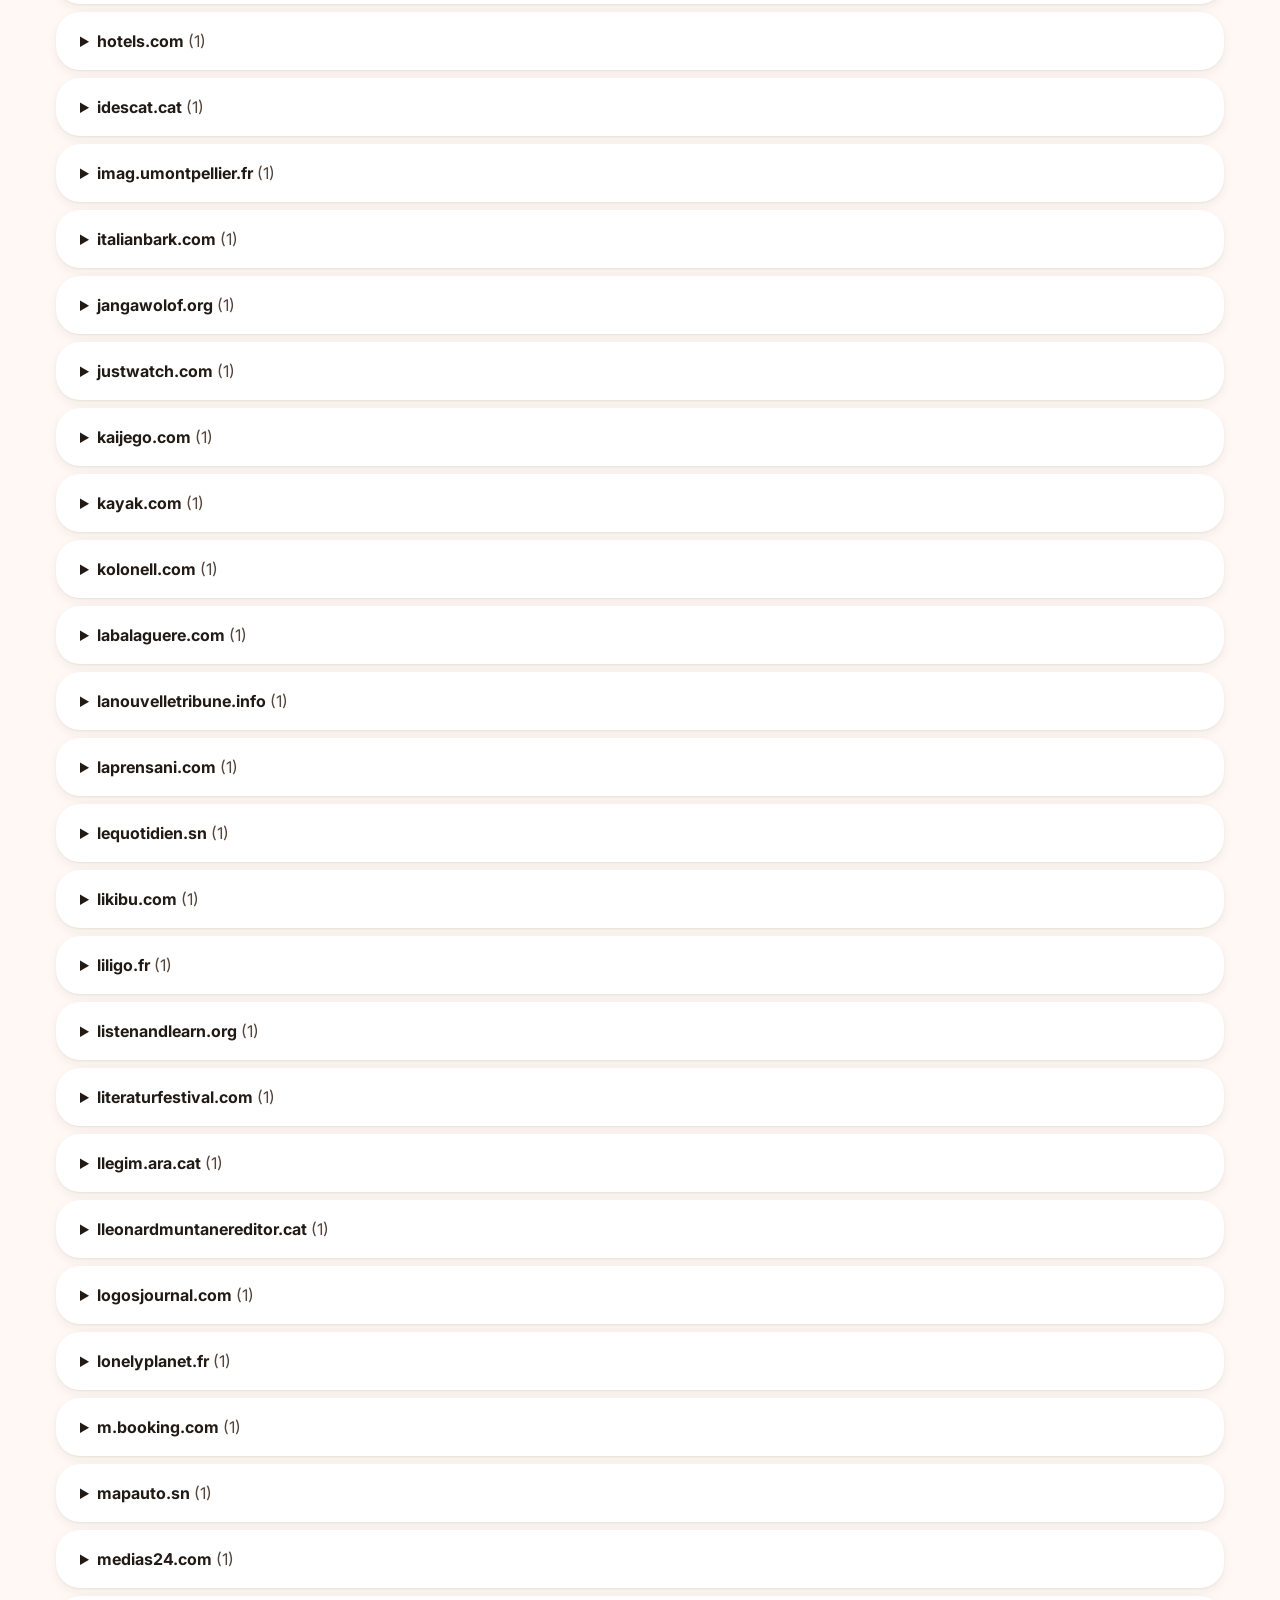
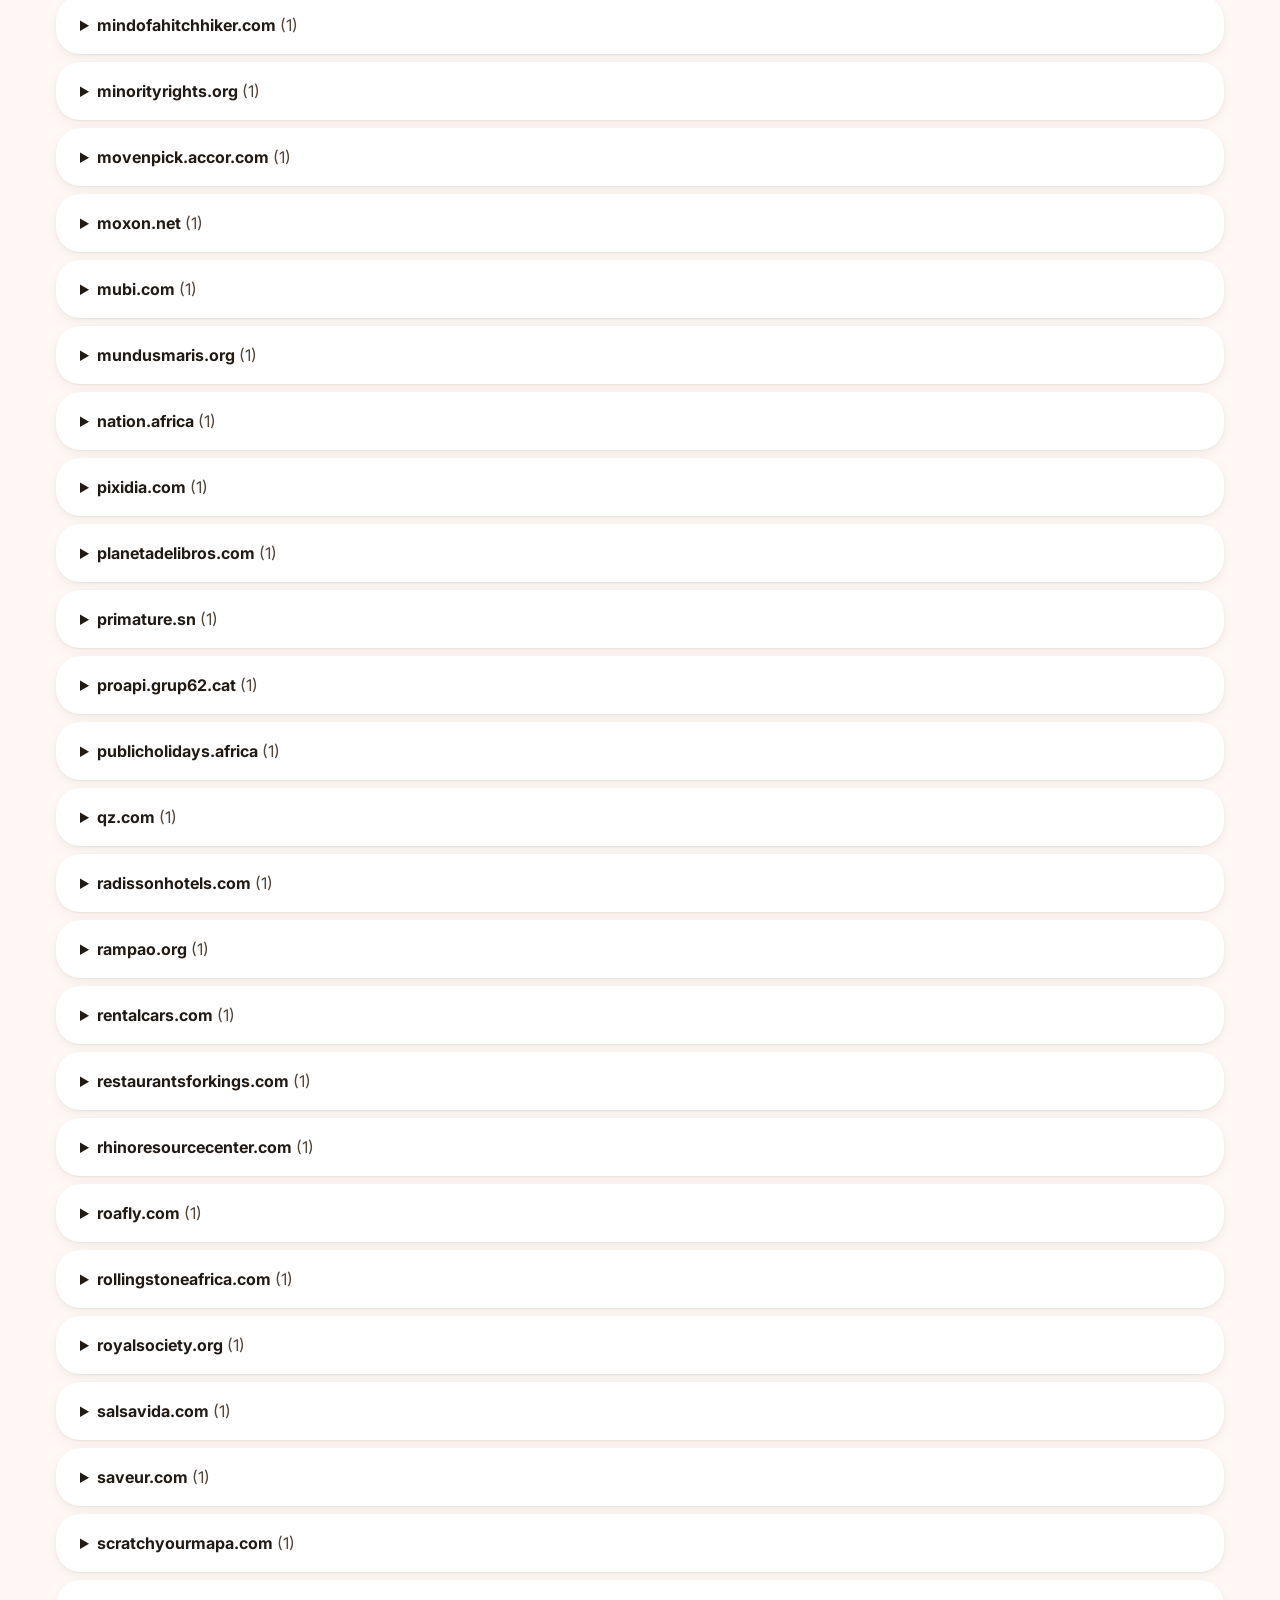
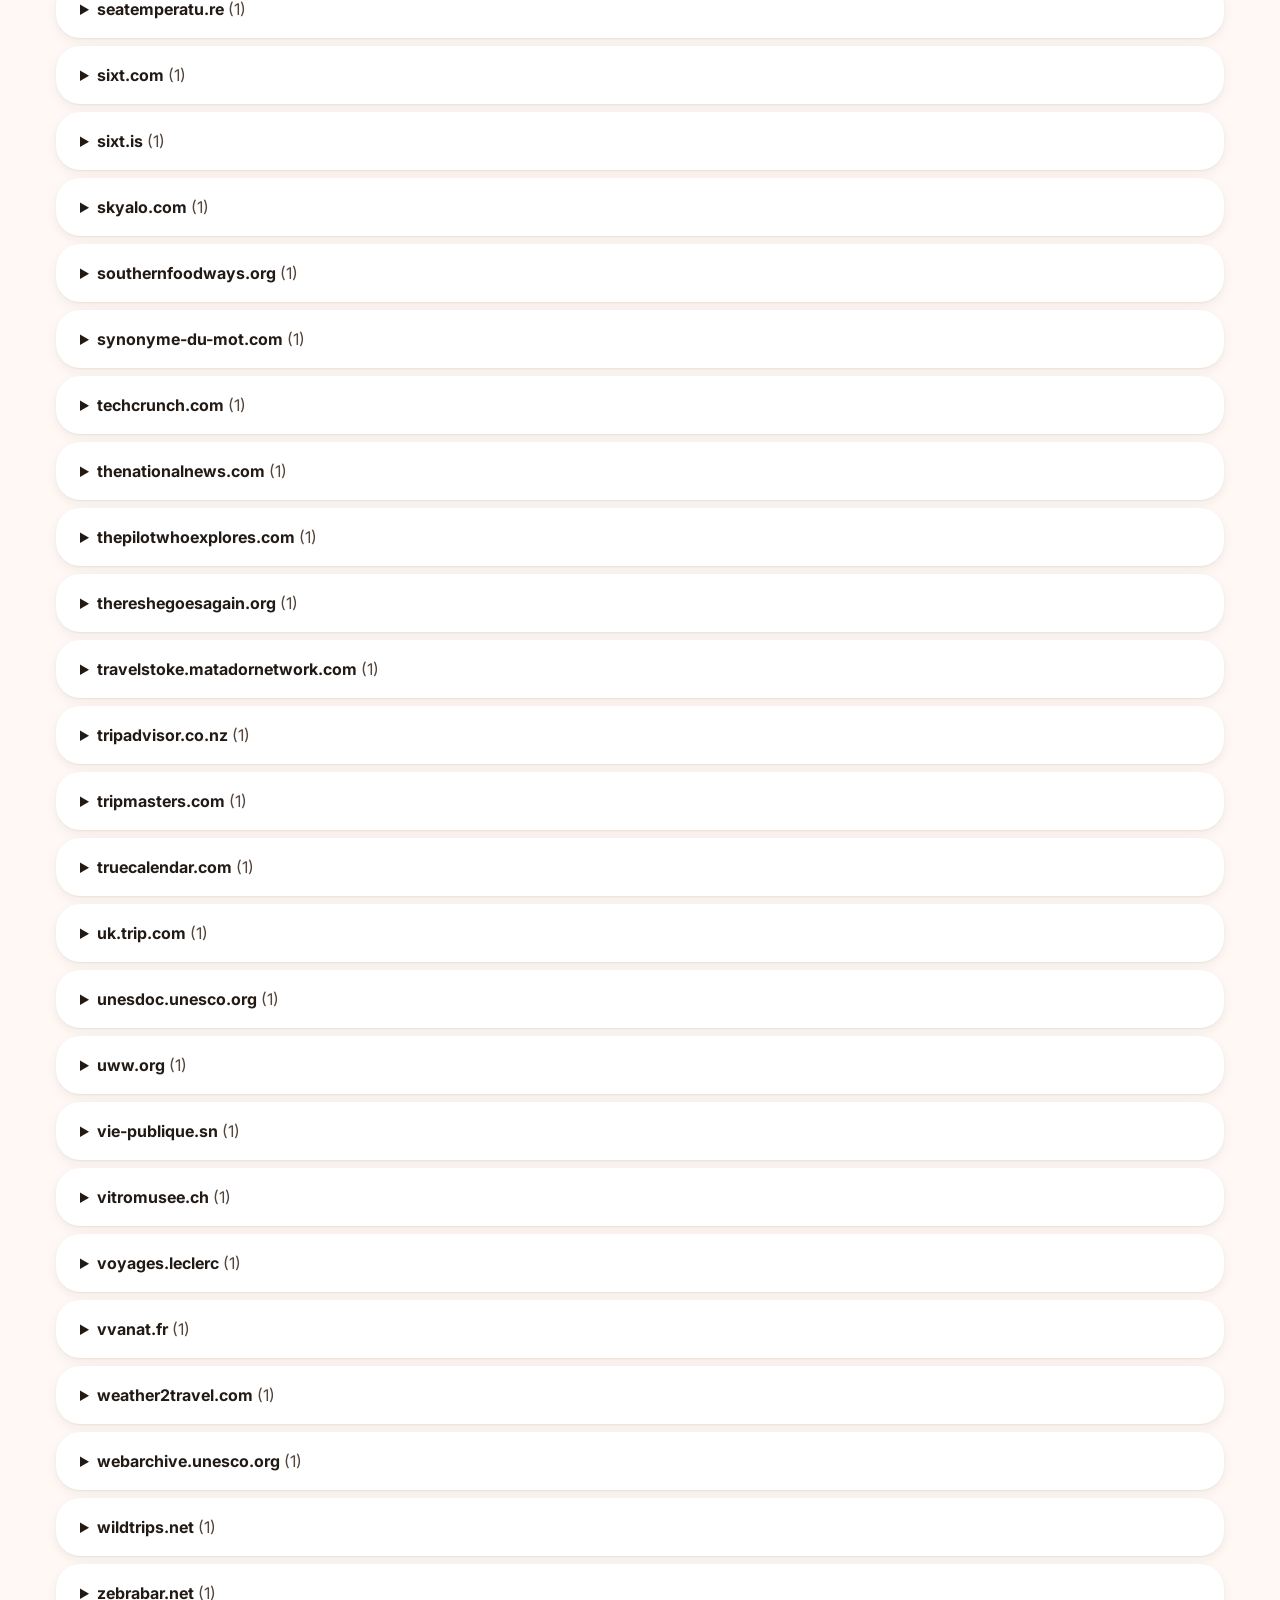
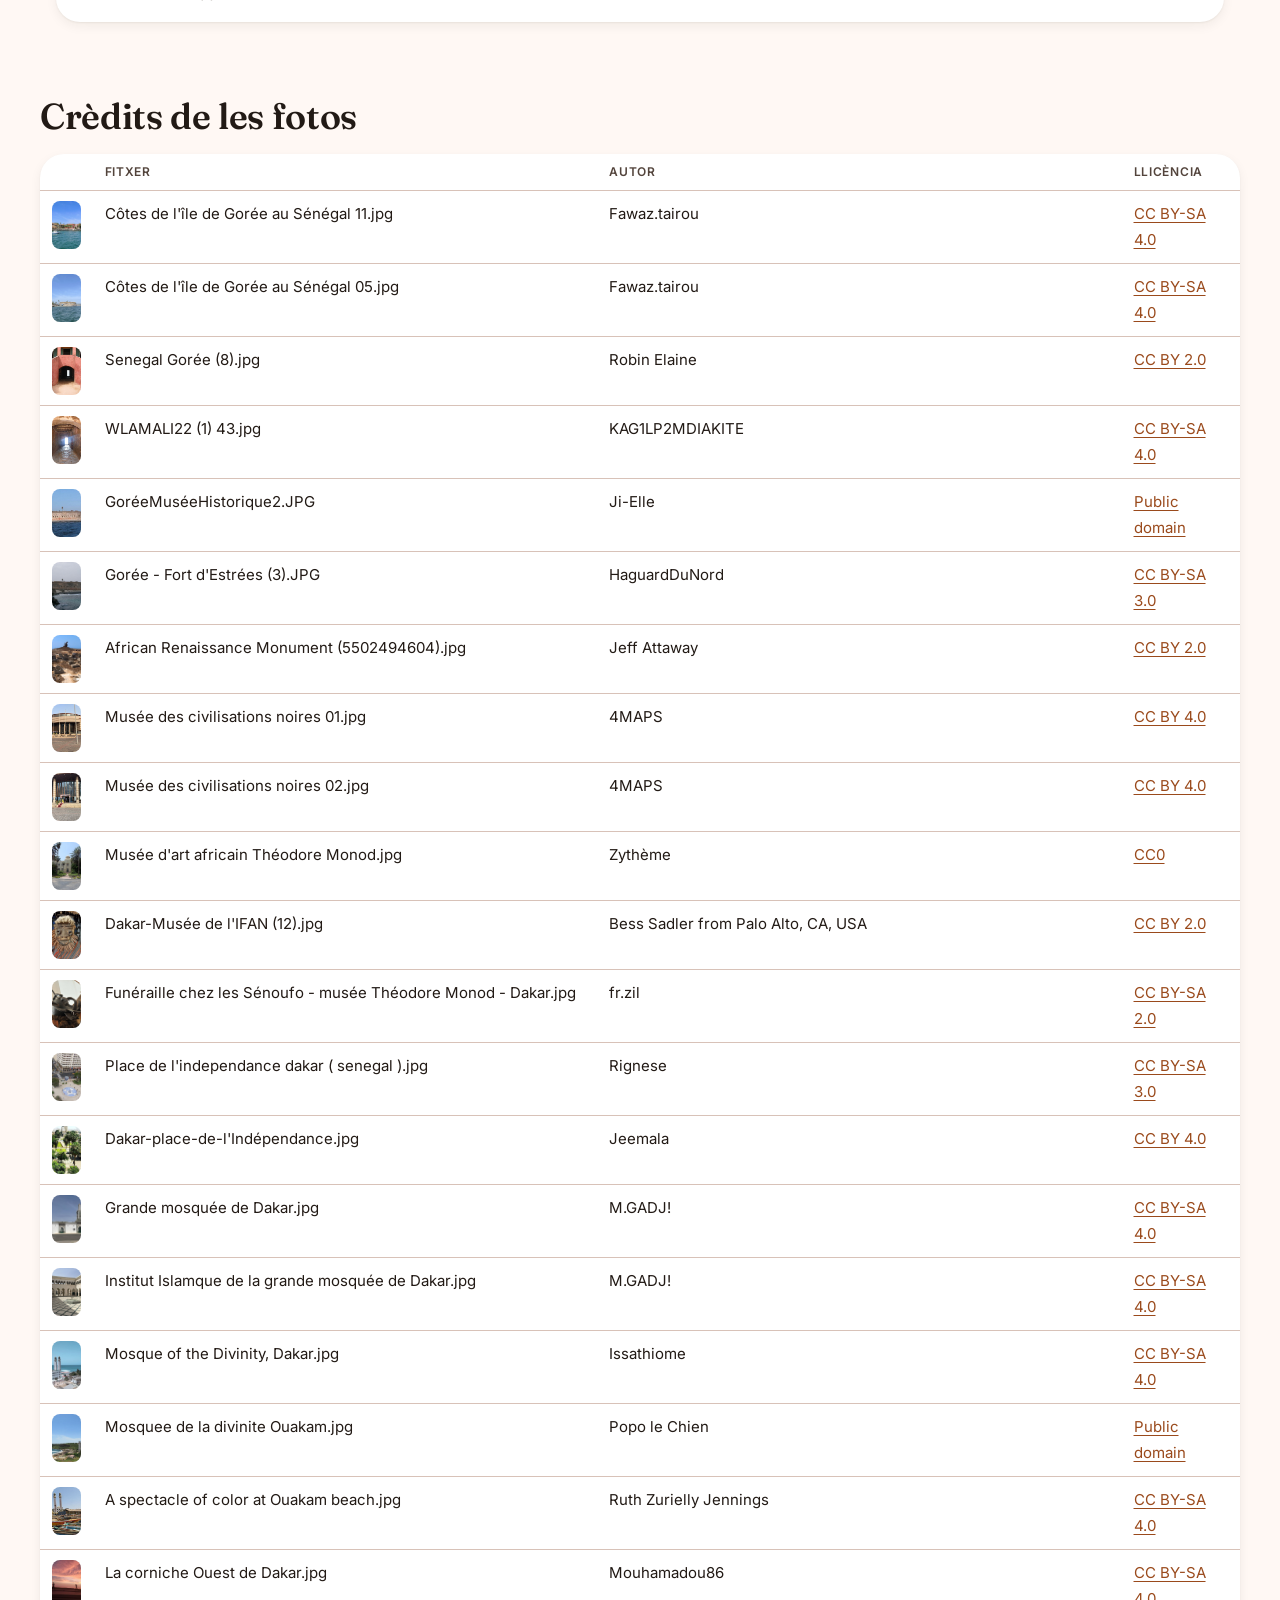
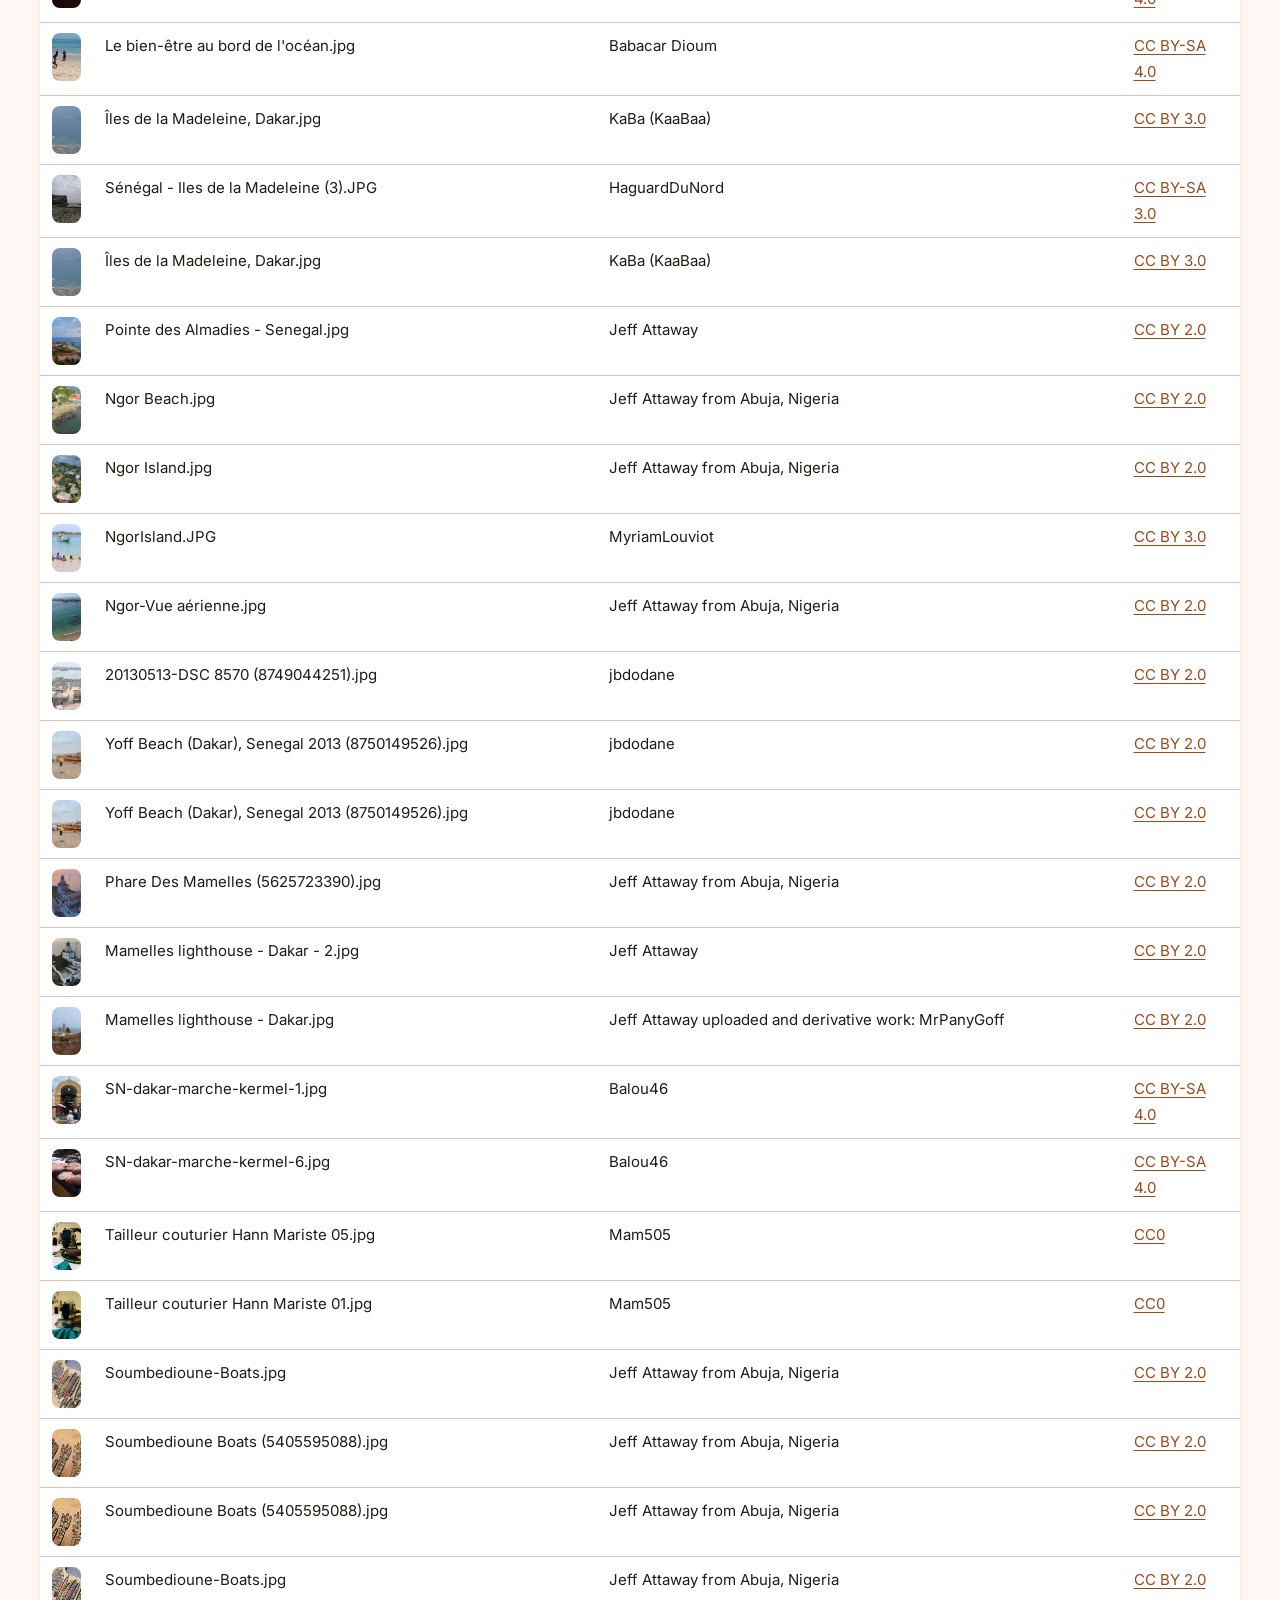
<file: fonts.html>
<!doctype html>
<html lang="ca">
<head>
<meta charset="utf-8">
<meta name="viewport" content="width=device-width, initial-scale=1">
<title>Fonts · Senegal 2026</title>
<meta name="description" content="Fonts consultades i crèdits de les fotografies de la guia.">
<meta name="theme-color" content="#9A4A1C">
<link rel="manifest" href="manifest.webmanifest">
<link rel="apple-touch-icon" href="assets/img/icon.png">
<meta name="apple-mobile-web-app-capable" content="yes">
<link rel="icon" href="data:image/svg+xml,<svg xmlns='http://www.w3.org/2000/svg' viewBox='0 0 100 100'><text y='.9em' font-size='90'>🌴</text></svg>">
<link rel="preconnect" href="https://fonts.googleapis.com">
<link rel="preconnect" href="https://fonts.gstatic.com" crossorigin>
<link href="https://fonts.googleapis.com/css2?family=Fraunces:opsz,wght@9..144,600;9..144,700&family=Inter:wght@400;500;600;700&display=swap" rel="stylesheet">
<link href="https://fonts.googleapis.com/css2?family=Material+Symbols+Rounded:opsz,wght,FILL,GRAD@20..48,400,0..1,0&display=block" rel="stylesheet">
<link rel="stylesheet" href="assets/css/style.css">
</head>
<body data-page="fonts">
<main>

<div class="container page-hero">
  <span class="label">Transparència</span>
  <h1>Fonts i crèdits</h1>
  <p class="lead">Aquesta guia es basa en <strong id="n-links">–</strong> pàgines de <strong id="n-hosts">–</strong> webs diferents (guies, blogs, ressenyes, webs oficials) i fa servir <strong id="n-photos">–</strong> fotografies amb llicència lliure de Wikimedia Commons.</p>
</div>
<section class="container"><h2>Webs consultades</h2><div style="display:grid;gap:var(--s-sm)" id="links"></div></section>
<section class="container section"><h2>Crèdits de les fotos</h2>
  <div class="table-wrap"><table class="tbl"><thead><tr><th></th><th>Fitxer</th><th>Autor</th><th>Llicència</th></tr></thead><tbody id="photos"></tbody></table></div>
</section>
</main>
<script src="assets/js/app.js"></script>
</body>
</html>
</file>
<file: assets/css/style.css>
/* Teranga — tokens traslladats de DESIGN.md */
:root {
  --primary: #9A4A1C; --on-primary: #FFFFFF;
  --primary-container: #FFDBC9; --on-primary-container: #351000;
  --secondary: #00658E; --on-secondary: #FFFFFF;
  --secondary-container: #C7E7FF; --on-secondary-container: #001E2E;
  --tertiary: #3F6837; --on-tertiary: #FFFFFF;
  --tertiary-container: #C0EFB1; --on-tertiary-container: #002200;
  --error: #BA1A1A; --error-container: #FFDAD6; --on-error-container: #410002;
  --surface: #FFF8F4;
  --surface-container-lowest: #FFFFFF;
  --surface-container-low: #FFF1EA;
  --surface-container: #FBEBE2;
  --surface-container-high: #F5E5DC;
  --surface-container-highest: #EFDFD7;
  --on-surface: #221A15; --on-surface-variant: #53443C;
  --outline: #85736B; --outline-variant: #D8C2B8;
  --inverse-surface: #382E29; --inverse-on-surface: #FFEDE5;
  --accent-sun: #F2B233;
  --shadow: 0 1px 2px rgba(34,26,21,.06), 0 4px 12px rgba(34,26,21,.06);
  --shadow-hover: 0 2px 4px rgba(34,26,21,.08), 0 10px 28px rgba(34,26,21,.10);

  --font-display: "Fraunces", Georgia, serif;
  --font-body: "Inter", system-ui, -apple-system, sans-serif;

  --r-sm: .5rem; --r: .75rem; --r-md: 1rem; --r-lg: 1.5rem; --r-xl: 2rem; --r-full: 9999px;
  --s-xs: 4px; --s-sm: 8px; --s-md: 16px; --s-lg: 24px; --s-xl: 40px; --s-xxl: 72px;
  --gutter: 16px; --container: 1200px;
  color-scheme: light;
}
@media (prefers-color-scheme: dark) {
  :root:not([data-theme="light"]) {
    --primary: #FFB68E; --on-primary: #562000;
    --primary-container: #7B3405; --on-primary-container: #FFDBC9;
    --secondary: #84CFFF; --on-secondary: #00344C;
    --secondary-container: #004C6C; --on-secondary-container: #C7E7FF;
    --tertiary: #A5D396; --tertiary-container: #285020; --on-tertiary-container: #C0EFB1;
    --error-container: #93000A; --on-error-container: #FFDAD6;
    --surface: #1A120D; --surface-container-lowest: #140D09;
    --surface-container-low: #221A15; --surface-container: #271E19;
    --surface-container-high: #322823; --surface-container-highest: #3D332D;
    --on-surface: #F0DFD7; --on-surface-variant: #D8C2B8;
    --outline: #A08D84; --outline-variant: #53443C;
    --inverse-surface: #F0DFD7; --inverse-on-surface: #382E29;
    --shadow: 0 1px 2px rgba(0,0,0,.3), 0 4px 12px rgba(0,0,0,.25);
    --shadow-hover: 0 2px 4px rgba(0,0,0,.35), 0 10px 28px rgba(0,0,0,.35);
    color-scheme: dark;
  }
}
:root[data-theme="dark"] {
  --primary: #FFB68E; --on-primary: #562000;
  --primary-container: #7B3405; --on-primary-container: #FFDBC9;
  --secondary: #84CFFF; --on-secondary: #00344C;
  --secondary-container: #004C6C; --on-secondary-container: #C7E7FF;
  --tertiary: #A5D396; --tertiary-container: #285020; --on-tertiary-container: #C0EFB1;
  --error-container: #93000A; --on-error-container: #FFDAD6;
  --surface: #1A120D; --surface-container-lowest: #140D09;
  --surface-container-low: #221A15; --surface-container: #271E19;
  --surface-container-high: #322823; --surface-container-highest: #3D332D;
  --on-surface: #F0DFD7; --on-surface-variant: #D8C2B8;
  --outline: #A08D84; --outline-variant: #53443C;
  --inverse-surface: #F0DFD7; --inverse-on-surface: #382E29;
  --shadow: 0 1px 2px rgba(0,0,0,.3), 0 4px 12px rgba(0,0,0,.25);
  --shadow-hover: 0 2px 4px rgba(0,0,0,.35), 0 10px 28px rgba(0,0,0,.35);
  color-scheme: dark;
}

*, *::before, *::after { box-sizing: border-box; }
html { scroll-behavior: smooth; -webkit-text-size-adjust: 100%; }
body {
  margin: 0; background: var(--surface); color: var(--on-surface);
  font: 400 16px/26px var(--font-body);
  overflow-x: hidden;
}
img { max-width: 100%; display: block; }
a { color: var(--primary); text-underline-offset: 3px; }
h1, h2, h3 { font-family: var(--font-display); margin: 0 0 var(--s-md); text-wrap: balance; }
h1 { font-size: 64px; line-height: 68px; font-weight: 700; letter-spacing: -.02em; }
h2 { font-size: 36px; line-height: 44px; font-weight: 600; letter-spacing: -.01em; }
h3 { font-size: 24px; line-height: 32px; font-weight: 600; }
p { margin: 0 0 var(--s-md); }
.label { font: 600 12px/16px var(--font-body); letter-spacing: .06em; text-transform: uppercase; color: var(--on-surface-variant); }
.lead { font-size: 18px; line-height: 30px; color: var(--on-surface-variant); max-width: 70ch; }
.muted { color: var(--on-surface-variant); }
.container { max-width: var(--container); margin: 0 auto; padding: 0 var(--gutter); }
.section { padding: var(--s-xxl) 0; }
.section-head { margin-bottom: var(--s-lg); }
.msym { font-family: "Material Symbols Rounded"; font-weight: normal; font-style: normal; font-size: 20px; line-height: 1; display: inline-block; vertical-align: -4px; font-variation-settings: "FILL" 0, "wght" 400; -webkit-font-smoothing: antialiased; }

/* Top app bar */
.topbar {
  position: sticky; top: 0; z-index: 50; height: 64px;
  background: color-mix(in srgb, var(--surface) 85%, transparent);
  backdrop-filter: blur(14px); -webkit-backdrop-filter: blur(14px);
  border-bottom: 1px solid var(--outline-variant);
}
.topbar .container { display: flex; align-items: center; height: 100%; gap: var(--s-md); }
.brand { display: flex; align-items: center; gap: 10px; text-decoration: none; color: var(--on-surface); font: 700 20px/1 var(--font-display); white-space: nowrap; }
.brand .dot { width: 28px; height: 28px; border-radius: 50%; background: conic-gradient(from 200deg, var(--tertiary) 0 33%, var(--accent-sun) 0 66%, var(--primary) 0); }
.nav { margin-left: auto; display: flex; gap: 2px; align-items: center; }
.nav a { text-decoration: none; color: var(--on-surface-variant); font: 600 14px/20px var(--font-body); padding: 8px 10px; border-radius: var(--r-full); white-space: nowrap; }
.nav a:hover { background: var(--surface-container-high); color: var(--on-surface); }
.nav a[aria-current="page"] { background: var(--secondary-container); color: var(--on-secondary-container); }
.icon-btn { border: 0; background: transparent; color: var(--on-surface-variant); width: 40px; height: 40px; border-radius: 50%; cursor: pointer; display: grid; place-items: center; }
.icon-btn:hover { background: var(--surface-container-high); }
.menu-btn { display: none; margin-left: auto; }
@media (max-width: 1100px) {
  .menu-btn { display: grid; }
  .nav { display: none; position: absolute; top: 64px; left: 0; right: 0; flex-direction: column; align-items: stretch; padding: var(--s-sm) var(--gutter) var(--s-md); background: var(--surface); border-bottom: 1px solid var(--outline-variant); box-shadow: var(--shadow); }
  .nav.open { display: flex; }
  .nav a { padding: 12px 16px; }
}

/* Hero */
.hero { position: relative; margin: var(--s-md) auto 0; max-width: calc(var(--container) + 2 * var(--gutter)); padding: 0 var(--gutter); }
.hero-inner { position: relative; border-radius: var(--r-xl); overflow: hidden; min-height: 520px; display: flex; align-items: flex-end; background: var(--inverse-surface); }
.hero-inner > img { position: absolute; inset: 0; width: 100%; height: 100%; object-fit: cover; }
.hero-inner::after { content: ""; position: absolute; inset: 0; background: linear-gradient(15deg, rgba(90,35,8,.88) 0%, rgba(120,50,15,.55) 40%, rgba(0,0,0,0) 75%); }
.hero-content { position: relative; z-index: 1; padding: var(--s-xl); color: #fff; max-width: 760px; }
.hero-content h1 { color: #fff; }
.hero-content .lead { color: rgba(255,255,255,.9); }
.hero-content .label { color: rgba(255,255,255,.85); }
.hero-credit { position: absolute; z-index: 1; right: 14px; bottom: 10px; font-size: 11px; color: rgba(255,255,255,.7); }
.hero-credit a { color: inherit; }
.page-hero { padding: var(--s-xl) 0 var(--s-md); }
.page-hero h1 { font-size: 52px; line-height: 58px; }

/* Buttons */
.btn { display: inline-flex; align-items: center; gap: 8px; height: 44px; padding: 0 24px; border-radius: var(--r-full); font: 600 14px/20px var(--font-body); text-decoration: none; border: 0; cursor: pointer; }
.btn-primary { background: var(--primary); color: var(--on-primary); }
.btn-tonal { background: var(--primary-container); color: var(--on-primary-container); }
.btn-light { background: rgba(255,255,255,.95); color: #351000; }
.btn:hover { filter: brightness(1.06); }
.btn-row { display: flex; gap: var(--s-sm); flex-wrap: wrap; margin-top: var(--s-lg); }

/* Stats */
.stats { display: grid; grid-template-columns: repeat(auto-fit, minmax(180px, 1fr)); gap: var(--s-md); margin-top: var(--s-lg); position: relative; z-index: 2; }
.stat { background: var(--surface-container-lowest); border-radius: var(--r-lg); padding: var(--s-md) var(--s-lg); box-shadow: var(--shadow); }
.stat .num { font: 700 32px/40px var(--font-display); color: var(--primary); }

/* Cards */
.grid { display: grid; grid-template-columns: repeat(auto-fill, minmax(280px, 1fr)); gap: var(--s-lg); }
.card { background: var(--surface-container-lowest); border-radius: var(--r-lg); overflow: hidden; box-shadow: var(--shadow); display: flex; flex-direction: column; transition: box-shadow .2s, transform .2s; cursor: pointer; text-align: left; border: 0; padding: 0; color: inherit; font: inherit; }
.card:hover { box-shadow: var(--shadow-hover); transform: translateY(-2px); }
.card:focus-visible { outline: 3px solid var(--secondary); outline-offset: 2px; }
.card-img { aspect-ratio: 16/10; background: var(--surface-container-high); position: relative; overflow: hidden; }
.card-img img { width: 100%; height: 100%; object-fit: cover; transition: transform .4s; }
.card:hover .card-img img { transform: scale(1.04); }
.card-badges { position: absolute; top: 10px; left: 10px; display: flex; gap: 6px; flex-wrap: wrap; }
.card-body { padding: var(--s-md); display: flex; flex-direction: column; gap: var(--s-sm); flex: 1; }
.card-body h3 { font: 600 18px/26px var(--font-body); margin: 0; }
.card-body p { margin: 0; color: var(--on-surface-variant); font-size: 15px; line-height: 23px; }
.meta { display: flex; flex-wrap: wrap; gap: 6px 14px; margin-top: auto; padding-top: var(--s-sm); color: var(--on-surface-variant); font: 500 13px/18px var(--font-body); }
.meta span { display: inline-flex; align-items: center; gap: 4px; }
.meta .msym { font-size: 17px; vertical-align: 0; }
.badge { display: inline-flex; align-items: center; gap: 4px; padding: 4px 10px; border-radius: var(--r-full); font: 600 11px/16px var(--font-body); letter-spacing: .06em; text-transform: uppercase; }
.badge-region { background: var(--tertiary-container); color: var(--on-tertiary-container); }
.badge-must { background: var(--accent-sun); color: #351000; }
.badge-type { background: var(--secondary-container); color: var(--on-secondary-container); }
.badge-auth { background: var(--tertiary); color: var(--on-tertiary); }

/* Filters */
.toolbar { position: sticky; top: 64px; z-index: 20; background: var(--surface); padding: var(--s-md) 0; border-bottom: 1px solid var(--outline-variant); margin-bottom: var(--s-lg); }
.search { display: flex; align-items: center; gap: 10px; height: 48px; padding: 0 20px; border-radius: var(--r-full); background: var(--surface-container-highest); max-width: 560px; }
.search input { border: 0; background: transparent; outline: 0; flex: 1; font: 400 16px/24px var(--font-body); color: var(--on-surface); min-width: 0; }
.chip-row { display: flex; gap: var(--s-sm); overflow-x: auto; padding: var(--s-sm) 0 2px; scrollbar-width: thin; }
.chip-row .label { align-self: center; flex: none; min-width: 76px; }
.chip { flex: none; height: 36px; padding: 0 16px; border-radius: var(--r-full); border: 1px solid var(--outline-variant); background: var(--surface-container-low); color: var(--on-surface-variant); font: 600 14px/20px var(--font-body); cursor: pointer; display: inline-flex; align-items: center; gap: 6px; }
.chip:hover { background: var(--surface-container-high); }
.chip[aria-pressed="true"] { background: var(--secondary-container); color: var(--on-secondary-container); border-color: transparent; }
.result-count { margin: 0 0 var(--s-md); color: var(--on-surface-variant); font-weight: 500; }
.toolbar-extra { display: flex; gap: var(--s-md); align-items: center; flex-wrap: wrap; margin-top: var(--s-sm); }
.toolbar-extra select { height: 36px; border-radius: var(--r-full); border: 1px solid var(--outline-variant); background: var(--surface-container-low); color: var(--on-surface); padding: 0 12px; font: 500 14px var(--font-body); }
.filters-toggle { display: none; }
@media (max-width: 700px) {
  .toolbar { position: static; }
}

/* Dialog */
dialog.detail { border: 0; padding: 0; width: min(880px, calc(100vw - 24px)); max-height: calc(100dvh - 24px); border-radius: var(--r-xl); background: var(--surface-container-low); color: var(--on-surface); box-shadow: 0 24px 64px rgba(0,0,0,.35); overflow: auto; }
dialog.detail::backdrop { background: rgba(20,12,8,.55); backdrop-filter: blur(2px); }
.detail-gallery { position: relative; aspect-ratio: 16/9; background: var(--surface-container-high); }
.detail-gallery img { width: 100%; height: 100%; object-fit: cover; }
.detail-gallery .nav-btn { position: absolute; top: 50%; transform: translateY(-50%); background: rgba(0,0,0,.45); color: #fff; }
.detail-gallery .nav-btn:hover { background: rgba(0,0,0,.65); }
.detail-gallery .prev { left: 10px; } .detail-gallery .next { right: 10px; }
.detail-close { position: absolute; top: 12px; right: 12px; background: rgba(0,0,0,.5); color: #fff; z-index: 2; }
.detail-close:hover { background: rgba(0,0,0,.7); }
.detail-credit { position: absolute; bottom: 0; left: 0; right: 0; padding: 18px 14px 8px; font-size: 11px; color: rgba(255,255,255,.85); background: linear-gradient(transparent, rgba(0,0,0,.6)); }
.detail-credit a { color: inherit; }
.detail-body { padding: var(--s-lg); }
.detail-body h2 { margin-bottom: var(--s-sm); }
.facts { display: grid; grid-template-columns: repeat(auto-fit, minmax(170px, 1fr)); gap: var(--s-sm); margin: var(--s-md) 0 var(--s-lg); }
.fact { background: var(--surface-container-high); border-radius: var(--r-md); padding: 10px 14px; }
.fact .label { display: flex; gap: 6px; align-items: center; margin-bottom: 2px; }
.fact .label .msym { font-size: 16px; vertical-align: 0; }
.fact div:last-child { font-size: 14px; line-height: 20px; }
.tips { background: var(--primary-container); color: var(--on-primary-container); border-radius: var(--r-lg); padding: var(--s-md) var(--s-lg); margin: var(--s-lg) 0; }
.tips ul { margin: 0; padding-left: 20px; }
.tips li { margin: 4px 0; }
.mini-map { height: 220px; border-radius: var(--r-lg); overflow: hidden; margin: var(--s-md) 0; z-index: 0; }
.sources { font-size: 14px; }
.sources a { word-break: break-word; }

/* Maps */
.map { height: 520px; border-radius: var(--r-xl); overflow: hidden; box-shadow: var(--shadow); z-index: 0; }
.leaflet-popup-content { font-family: var(--font-body); }
.leaflet-popup-content b { font-size: 14px; }

/* Regions */
.region { display: grid; grid-template-columns: 1.1fr 1fr; gap: var(--s-xl); align-items: start; padding: var(--s-xl) 0; border-top: 1px solid var(--outline-variant); }
.region-img { border-radius: var(--r-xl); overflow: hidden; aspect-ratio: 4/3; position: relative; background: var(--surface-container-high); }
.region-img img { width: 100%; height: 100%; object-fit: cover; }
.region-list { list-style: none; padding: 0; margin: var(--s-md) 0 0; display: flex; flex-wrap: wrap; gap: 6px; }
.region-list a { display: inline-block; padding: 4px 12px; border-radius: var(--r-full); background: var(--surface-container-high); color: var(--on-surface); text-decoration: none; font-size: 14px; }
.region-list a:hover { background: var(--secondary-container); }
.kv { display: grid; grid-template-columns: auto 1fr; gap: 6px 14px; font-size: 15px; margin: var(--s-md) 0; }
.kv dt { font-weight: 600; display: flex; gap: 6px; align-items: center; }
.kv dd { margin: 0; color: var(--on-surface-variant); }
.img-credit { position: absolute; right: 10px; bottom: 8px; font-size: 11px; color: rgba(255,255,255,.85); text-shadow: 0 1px 2px rgba(0,0,0,.7); }
.img-credit a { color: inherit; }
@media (max-width: 860px) { .region { grid-template-columns: 1fr; gap: var(--s-md); } }

/* Itinerary */
.tabs { display: flex; gap: var(--s-sm); flex-wrap: wrap; margin-bottom: var(--s-lg); }
.timeline { position: relative; padding-left: 36px; }
.timeline::before { content: ""; position: absolute; left: 13px; top: 6px; bottom: 6px; width: 2px; background: var(--outline-variant); }
.day { position: relative; margin-bottom: var(--s-lg); background: var(--surface-container-lowest); border-radius: var(--r-lg); padding: var(--s-md) var(--s-lg); box-shadow: var(--shadow); }
.day::before { content: ""; position: absolute; left: -30px; top: 22px; width: 14px; height: 14px; border-radius: 50%; background: var(--primary); box-shadow: 0 0 0 4px var(--surface); }
.day h3 { font: 600 18px/26px var(--font-body); margin-bottom: 4px; }
.day .when { color: var(--primary); font: 600 12px/16px var(--font-body); letter-spacing: .06em; text-transform: uppercase; }
.day ul { margin: var(--s-sm) 0 0; padding-left: 20px; }
.day .sleep { margin-top: var(--s-sm); font-size: 14px; color: var(--on-surface-variant); }
.callout { border-radius: var(--r-lg); padding: var(--s-md) var(--s-lg); background: var(--secondary-container); color: var(--on-secondary-container); margin: var(--s-lg) 0; }
.callout.warn { background: var(--error-container); color: var(--on-error-container); }
.callout.green { background: var(--tertiary-container); color: var(--on-tertiary-container); }
.callout p:last-child, .callout ul:last-child { margin-bottom: 0; }

/* Practical / content */
.info-grid { display: grid; grid-template-columns: repeat(auto-fill, minmax(340px, 1fr)); gap: var(--s-lg); }
.info { background: var(--surface-container-lowest); border-radius: var(--r-lg); padding: var(--s-lg); box-shadow: var(--shadow); }
.info h3 { display: flex; gap: 10px; align-items: center; font-size: 22px; line-height: 28px; }
.info h3 .msym { color: var(--primary); font-size: 26px; vertical-align: 0; }
.info ul { padding-left: 20px; margin: 0; }
.info li { margin: 6px 0; }
.info .src { margin-top: var(--s-md); font-size: 13px; color: var(--on-surface-variant); }
.info .src a { color: inherit; }
table.tbl { width: 100%; border-collapse: collapse; font-size: 15px; }
.tbl th, .tbl td { text-align: left; padding: 10px 12px; border-bottom: 1px solid var(--outline-variant); vertical-align: top; }
.tbl th { font: 600 12px/16px var(--font-body); letter-spacing: .06em; text-transform: uppercase; color: var(--on-surface-variant); }
.table-wrap { overflow-x: auto; background: var(--surface-container-lowest); border-radius: var(--r-lg); box-shadow: var(--shadow); }
.toc { display: flex; gap: var(--s-sm); flex-wrap: wrap; margin: var(--s-md) 0 var(--s-lg); }
.toc a { text-decoration: none; }

/* Chapters (Coneix) */
.chapter { padding: var(--s-xl) 0; border-top: 1px solid var(--outline-variant); scroll-margin-top: 80px; }
.chapter-grid { display: grid; grid-template-columns: minmax(0, 2fr) minmax(0, 1fr); gap: var(--s-xl); }
.chapter-text p { font-size: 17px; line-height: 29px; max-width: 72ch; }
.chapter-aside { display: flex; flex-direction: column; gap: var(--s-md); }
.chapter-aside figure { margin: 0; border-radius: var(--r-lg); overflow: hidden; position: relative; background: var(--surface-container-high); }
.chapter-aside figure img { width: 100%; aspect-ratio: 4/3; object-fit: cover; }
.keypoints { background: var(--tertiary-container); color: var(--on-tertiary-container); border-radius: var(--r-lg); padding: var(--s-md) var(--s-lg); }
.keypoints ul { margin: 0; padding-left: 18px; }
.keypoints li { margin: 4px 0; font-size: 15px; }
.items { display: grid; grid-template-columns: repeat(auto-fill, minmax(260px, 1fr)); gap: var(--s-md); margin-top: var(--s-lg); }
.item { background: var(--surface-container-lowest); border-radius: var(--r-lg); box-shadow: var(--shadow); overflow: hidden; display: flex; flex-direction: column; }
.item img { aspect-ratio: 16/10; object-fit: cover; width: 100%; }
.item-body { padding: var(--s-md); }
.item-body h4 { margin: 0 0 4px; font: 600 16px/22px var(--font-body); }
.item-body p { margin: 0; font-size: 14px; line-height: 21px; color: var(--on-surface-variant); }
.item-body .where { margin-top: 6px; font-size: 13px; color: var(--primary); }
.timeline-list { list-style: none; padding: 0; margin: var(--s-lg) 0 0; display: grid; gap: 2px; }
.timeline-list li { display: grid; grid-template-columns: 110px 1fr; gap: var(--s-md); padding: 10px 0; border-bottom: 1px solid var(--outline-variant); font-size: 15px; }
.timeline-list b { font-family: var(--font-display); color: var(--primary); font-size: 18px; }
@media (max-width: 860px) { .chapter-grid { grid-template-columns: 1fr; } }

/* Culture (books/films) */
.media-list { display: grid; grid-template-columns: repeat(auto-fill, minmax(320px, 1fr)); gap: var(--s-md); }
.media { background: var(--surface-container-lowest); border-radius: var(--r-lg); padding: var(--s-md) var(--s-lg); box-shadow: var(--shadow); display: flex; gap: var(--s-md); }
.media .ico { flex: none; width: 48px; height: 48px; border-radius: var(--r-md); display: grid; place-items: center; background: var(--primary-container); color: var(--on-primary-container); }
.media .ico .msym { font-size: 26px; vertical-align: 0; }
.media h4 { margin: 0; font: 600 16px/22px var(--font-body); }
.media .by { font-size: 14px; color: var(--on-surface-variant); margin: 2px 0 8px; }
.media p { font-size: 14px; line-height: 21px; margin: 0 0 6px; }
.media .tr { font-size: 13px; color: var(--tertiary); }
.media .src { font-size: 12px; color: var(--on-surface-variant); }
.media .src a { color: inherit; }

/* Wolof */
.phrase-grid { display: grid; grid-template-columns: repeat(auto-fill, minmax(240px, 1fr)); gap: var(--s-sm); }
.phrase { background: var(--surface-container-lowest); border-radius: var(--r-md); padding: 12px 16px; box-shadow: var(--shadow); }
.phrase b { font-family: var(--font-display); font-size: 18px; color: var(--primary); display: block; }
.phrase small { color: var(--on-surface-variant); }

/* Countdown */
.countdown { display: flex; gap: var(--s-sm); margin-top: var(--s-md); flex-wrap: wrap; }
.countdown div { background: rgba(255,255,255,.16); backdrop-filter: blur(6px); border-radius: var(--r-md); padding: 8px 14px; text-align: center; min-width: 72px; }
.countdown b { display: block; font: 700 28px/32px var(--font-display); }
.countdown span { font-size: 11px; letter-spacing: .06em; text-transform: uppercase; opacity: .85; }

/* Footer */
footer { margin-top: var(--s-xxl); padding: var(--s-xl) 0; background: var(--surface-container); color: var(--on-surface-variant); font-size: 14px; }
footer .container { display: flex; flex-wrap: wrap; gap: var(--s-md) var(--s-xl); justify-content: space-between; }
footer a { color: inherit; }

.empty { text-align: center; padding: var(--s-xl); color: var(--on-surface-variant); }
.visually-hidden { position: absolute !important; width: 1px; height: 1px; overflow: hidden; clip: rect(0 0 0 0); white-space: nowrap; }

@media (max-width: 700px) {
  h1 { font-size: 40px; line-height: 46px; }
  h2 { font-size: 28px; line-height: 36px; }
  .page-hero h1 { font-size: 36px; line-height: 42px; }
  .section { padding: var(--s-xl) 0; }
  .hero-inner { min-height: 560px; }
  .hero-content { padding: var(--s-lg); }
  .stats { padding: 0; margin-top: var(--s-md); }
  .map { height: 400px; }
  .info-grid, .media-list { grid-template-columns: 1fr; }
  .timeline-list li { grid-template-columns: 1fr; gap: 2px; }
  .detail-body { padding: var(--s-md); }
}
@media (prefers-reduced-motion: reduce) { * { transition: none !important; scroll-behavior: auto !important; } }

/* Placeholder for entries without a curated photo */
.ph { width: 100%; height: 100%; display: grid; place-items: center; align-content: center; gap: 6px; color: var(--on-primary-container);
  background: radial-gradient(circle at 20% 20%, color-mix(in srgb, var(--accent-sun) 35%, transparent), transparent 55%),
              linear-gradient(135deg, var(--primary-container), var(--tertiary-container)); }
.ph .msym { font-size: 44px; opacity: .8; }
.ph span:last-child { font: 600 12px/16px var(--font-body); letter-spacing: .06em; text-transform: uppercase; opacity: .8; }
.detail-gallery .ph .msym { font-size: 64px; }

/* Global search */
.search-pill { margin-left: 8px; display: inline-flex; align-items: center; gap: 8px; height: 40px; padding: 0 12px 0 14px; border-radius: var(--r-full); border: 1px solid var(--outline-variant); background: var(--surface-container-low); color: var(--on-surface-variant); font: 500 14px/1 var(--font-body); cursor: pointer; }
.search-pill:hover { background: var(--surface-container-high); color: var(--on-surface); }
.search-pill kbd, .search-hint kbd { font: 600 11px/1 var(--font-body); padding: 3px 6px; border-radius: 6px; background: var(--surface-container-highest); color: var(--on-surface-variant); }
@media (max-width: 1100px) { .search-pill { margin-left: auto; } .search-pill span:not(.msym), .search-pill kbd { display: none; } .search-pill { width: 40px; padding: 0; justify-content: center; border: 0; background: transparent; } .menu-btn { margin-left: 0; } }
dialog.search-dlg { border: 0; padding: 0; width: min(760px, calc(100vw - 16px)); max-height: min(80dvh, 760px); margin-top: 6vh; border-radius: var(--r-xl); background: var(--surface-container-low); color: var(--on-surface); box-shadow: 0 24px 64px rgba(0,0,0,.35); display: none; flex-direction: column; overflow: hidden; }
dialog.search-dlg[open] { display: flex; }
dialog.search-dlg::backdrop { background: rgba(20,12,8,.5); backdrop-filter: blur(2px); }
.search-head { display: flex; gap: 8px; align-items: center; padding: var(--s-md) var(--s-md) 6px; }
.search-head .search { flex: 1; max-width: none; }
.search-hint { padding: 0 var(--s-lg) 8px; font-size: 13px; }
.search-results { overflow-y: auto; padding: 0 var(--s-sm) var(--s-md); }
.sr { display: flex; gap: 12px; padding: 10px 12px; border-radius: var(--r-md); text-decoration: none; color: inherit; }
.sr:hover, .sr.on { background: var(--surface-container-highest); }
.sr-ico { flex: none; width: 36px; height: 36px; border-radius: 10px; display: grid; place-items: center; background: var(--primary-container); color: var(--on-primary-container); }
.sr-main { display: flex; flex-direction: column; min-width: 0; }
.sr-kind { font: 600 11px/16px var(--font-body); letter-spacing: .05em; text-transform: uppercase; color: var(--on-surface-variant); }
.sr-title { font-weight: 600; }
.sr-snip { font-size: 14px; line-height: 20px; color: var(--on-surface-variant); overflow-wrap: anywhere; }
mark { background: color-mix(in srgb, var(--accent-sun) 55%, transparent); color: inherit; border-radius: 3px; padding: 0 1px; }
.sugg { padding: var(--s-sm) var(--s-md); display: flex; flex-wrap: wrap; gap: 8px; align-items: center; }
.sugg .label { width: 100%; }
.home-search { display: flex; gap: 8px; margin-top: var(--s-lg); max-width: 620px; }
.home-search .search { flex: 1; background: rgba(255,255,255,.95); color: #221A15; }
.home-search .search input { color: #221A15; }
.flash { animation: flash 1.8s ease; }
@keyframes flash { 0%, 40% { box-shadow: 0 0 0 4px var(--accent-sun); } 100% { box-shadow: var(--shadow); } }

/* Favourites */
.fav-btn { position: absolute; top: 8px; right: 8px; width: 38px; height: 38px; border-radius: 50%; display: grid; place-items: center; background: rgba(255,255,255,.92); color: #85736B; cursor: pointer; box-shadow: 0 1px 4px rgba(0,0,0,.2); z-index: 2; }
.fav-btn:hover { color: #BA1A1A; }
.fav-btn[aria-pressed="true"] { color: #BA1A1A; }
.fav-btn[aria-pressed="true"] .msym { font-variation-settings: "FILL" 1, "wght" 400; }
.fav-btn.fav-inline { position: static; flex: none; background: var(--surface-container-high); box-shadow: none; }
#share-favs:disabled { opacity: .5; cursor: default; }
.checklist { list-style: none; padding: 0; margin: 8px 0 0; }
.checklist li { margin: 6px 0; }
.checklist label { display: flex; gap: 10px; align-items: flex-start; cursor: pointer; }
.checklist input { margin-top: 5px; width: 18px; height: 18px; accent-color: var(--primary); flex: none; }
.checklist a { color: inherit; font-weight: 600; }
.info, .item, .media, .day, .fact, .callout, .tips, .keypoints { min-width: 0; overflow-wrap: anywhere; }
.info-grid > *, .items > *, .media-list > *, .grid > * { min-width: 0; }

/* Curiositats */
.facts-grid { display: grid; grid-template-columns: repeat(auto-fill, minmax(300px, 1fr)); gap: var(--s-md); }
.fact-card { background: var(--surface-container-lowest); border-radius: var(--r-lg); padding: var(--s-md) var(--s-lg); box-shadow: var(--shadow); display: flex; flex-direction: column; gap: 8px; scroll-margin-top: 90px; min-width: 0; overflow-wrap: anywhere; }
.fact-top { display: flex; align-items: center; justify-content: space-between; gap: 8px; }
.fact-n { font: 700 28px/1 var(--font-display); color: var(--primary); }
.fact-text { margin: 0; font-size: 16px; line-height: 25px; }
.fact-det { margin: 0; font-size: 14px; line-height: 21px; }
.fact-src { margin-top: auto; font-size: 12px; color: var(--on-surface-variant); }
.sabies { display: flex; gap: var(--s-md); align-items: center; background: var(--tertiary-container); color: var(--on-tertiary-container); border-radius: var(--r-lg); padding: var(--s-md) var(--s-lg); margin-top: var(--s-md); }
.sabies .msym { font-size: 32px; }
.sabies p { margin: 0; flex: 1; }
@media (max-width: 700px) { .sabies { flex-direction: column; align-items: flex-start; } }

/* "Més" dropdown */
.more { position: relative; }
.more summary { list-style: none; cursor: pointer; display: inline-flex; align-items: center; gap: 2px; color: var(--on-surface-variant); font: 600 14px/20px var(--font-body); padding: 8px 10px; border-radius: var(--r-full); }
.more summary::-webkit-details-marker { display: none; }
.more summary:hover, .more[open] summary { background: var(--surface-container-high); color: var(--on-surface); }
.more[data-current] summary { background: var(--secondary-container); color: var(--on-secondary-container); }
.more summary .msym { font-size: 18px; vertical-align: 0; }
.more-menu { position: absolute; right: 0; top: calc(100% + 6px); min-width: 230px; display: flex; flex-direction: column; padding: 6px; background: var(--surface-container-low); border: 1px solid var(--outline-variant); border-radius: var(--r-md); box-shadow: var(--shadow-hover); z-index: 60; }
.more-menu a { border-radius: var(--r-sm) !important; }
.nav-flat { display: none; }
@media (max-width: 1100px) {
  .more { display: none; }
  .nav-flat { display: flex; flex-direction: column; border-top: 1px solid var(--outline-variant); margin-top: 6px; padding-top: 6px; }
}

/* Mapa interactiu */
body[data-page="mapa"] main { padding: 0; }
.map-shell { display: grid; grid-template-columns: 330px 1fr; height: calc(100dvh - 64px); }
.map-panel { background: var(--surface); border-right: 1px solid var(--outline-variant); overflow-y: auto; padding: var(--s-md); }
.map-panel-head { display: flex; align-items: center; justify-content: space-between; }
.map-panel-head h1 { font-size: 28px; line-height: 34px; margin: 0; }
.map-panel .search { max-width: none; margin-top: var(--s-sm); }
#bigmap { height: 100%; width: 100%; z-index: 0; }
.layer-row { display: flex; align-items: center; gap: 10px; padding: 6px 4px; border-radius: var(--r-sm); cursor: pointer; font-size: 15px; }
.layer-row:hover { background: var(--surface-container-high); }
.layer-row input { width: 18px; height: 18px; accent-color: var(--primary); }
.layer-row small { margin-left: auto; color: var(--on-surface-variant); }
.map-chips { display: flex; flex-wrap: wrap; gap: 6px; margin-top: 6px; }
.map-chips .chip { height: 32px; padding: 0 12px; font-size: 13px; }
.pin-wrap { background: none; border: 0; }
.pin { width: 30px; height: 30px; border-radius: 50%; display: grid; place-items: center; color: #fff; border: 2px solid #fff; box-shadow: 0 1px 4px rgba(0,0,0,.35); }
.pin .msym { font-size: 17px; vertical-align: 0; }
.pin.must { box-shadow: 0 0 0 3px #F2B233, 0 1px 4px rgba(0,0,0,.35); }
.pin.fav { box-shadow: 0 0 0 3px #BA1A1A, 0 1px 4px rgba(0,0,0,.35); }
.pin.small { width: 24px; height: 24px; border-width: 0; box-shadow: none; flex: none; }
.pin.small .msym { font-size: 14px; }
.pop { display: flex; flex-direction: column; gap: 6px; }
.pop img { width: 100%; height: 120px; object-fit: cover; border-radius: 10px; }
.pop-body p { margin: 4px 0 8px !important; font-size: 13px; line-height: 18px; }
.pop-kind { font: 600 10px/14px Inter, sans-serif; letter-spacing: .06em; text-transform: uppercase; color: #85736B; }
.pop-btns { display: flex; gap: 6px; flex-wrap: wrap; }
.pop-btns .chip { height: 30px; padding: 0 10px; font-size: 12px; text-decoration: none; color: #53443C; background: #FFF1EA; border-color: #D8C2B8; }
.leaflet-popup-content { margin: 10px 12px; }
.loc-btn { width: 34px; height: 34px; border-radius: 6px; border: 2px solid rgba(0,0,0,.2); background: #fff; color: #221A15; cursor: pointer; display: grid; place-items: center; }
.marker-cluster-small, .marker-cluster-medium, .marker-cluster-large { background-color: rgba(154,74,28,.25) !important; }
.marker-cluster-small div, .marker-cluster-medium div, .marker-cluster-large div { background-color: rgba(154,74,28,.85) !important; color: #fff !important; font: 700 12px/30px Inter, sans-serif !important; }
@media (max-width: 860px) {
  .map-shell { grid-template-columns: 1fr; grid-template-rows: auto 1fr; height: calc(100dvh - 64px); }
  .map-panel { border-right: 0; border-bottom: 1px solid var(--outline-variant); max-height: 46dvh; padding: 10px var(--gutter); }
  .map-panel.collapsed .map-panel-body { display: none; }
  .map-panel-head h1 { font-size: 22px; line-height: 28px; }
}
@media (min-width: 861px) {
  .map-shell:has(.map-panel.collapsed) { grid-template-columns: 64px 1fr; }
  .map-panel.collapsed { padding: var(--s-md) 10px; }
  .map-panel.collapsed .map-panel-body, .map-panel.collapsed h1 { display: none; }
}

/* Calculadora de cotxe */
.calc-form { display: grid; grid-template-columns: repeat(auto-fill, minmax(220px, 1fr)); gap: var(--s-md); background: var(--surface-container-lowest); border-radius: var(--r-lg); padding: var(--s-lg); box-shadow: var(--shadow); margin: var(--s-md) 0; }
.calc-form label { display: flex; flex-direction: column; gap: 6px; font: 600 13px/18px var(--font-body); color: var(--on-surface-variant); }
.calc-form input, .calc-form select { height: 44px; border-radius: var(--r-md); border: 1px solid var(--outline-variant); background: var(--surface-container-low); color: var(--on-surface); padding: 0 12px; font: 500 16px var(--font-body); }
.calc-grid { display: grid; grid-template-columns: repeat(auto-fit, minmax(160px, 1fr)); gap: var(--s-md); }
.calc-grid b { display: block; font: 700 26px/32px var(--font-display); }
.calc-grid small { opacity: .85; }
.car-opt .kv { grid-template-columns: auto 1fr; }
[hidden] { display: none !important; }
.km-matrix td, .km-matrix th { text-align: center; }
.km-matrix td:first-child, .km-matrix th:first-child { text-align: left; }
.km-ok { color: var(--tertiary); font-weight: 700; }
.km-bad { color: var(--error); font-weight: 600; background: color-mix(in srgb, var(--error-container) 45%, transparent); }
</file>
